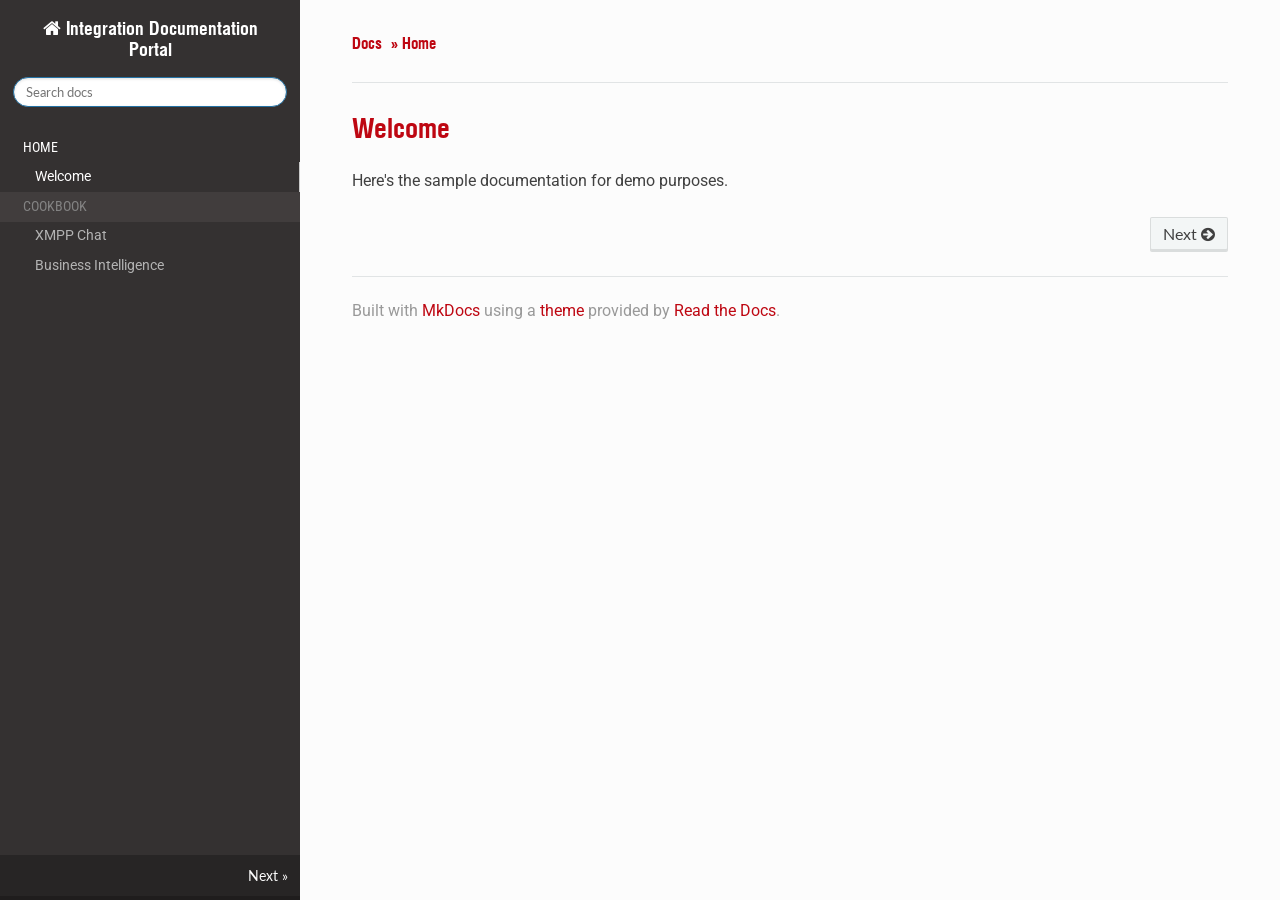
<file: site/index.html>
<!DOCTYPE html>
<!--[if IE 8]><html class="no-js lt-ie9" lang="en" > <![endif]-->
<!--[if gt IE 8]><!--> <html class="no-js" lang="en" > <!--<![endif]-->
<head>
  <meta charset="utf-8">
  <meta http-equiv="X-UA-Compatible" content="IE=edge">
  <meta name="viewport" content="width=device-width, initial-scale=1.0">
  <meta name="description" content="None">
  
  <link rel="shortcut icon" href="./img/favicon.ico">
  <title>Home - Integration Documentation Portal</title>
  <link href='https://fonts.googleapis.com/css?family=Lato:400,700|Roboto+Slab:400,700|Inconsolata:400,700' rel='stylesheet' type='text/css'>

  <link rel="stylesheet" href="./css/theme.css" type="text/css" />
  <link rel="stylesheet" href="./css/theme_extra.css" type="text/css" />
  <link rel="stylesheet" href="./css/highlight.css">
  <link href="./css/extra.css" rel="stylesheet">
  <link href="./css/font-awesome.min.css" rel="stylesheet">
  
  <script>
    // Current page data
    var mkdocs_page_name = "Home";
    var mkdocs_page_input_path = "index.md";
    var mkdocs_page_url = "/";
  </script>
  
  <script src="./js/jquery-2.1.1.min.js"></script>
  <script src="./js/modernizr-2.8.3.min.js"></script>
  <script type="text/javascript" src="./js/highlight.pack.js"></script> 
  
</head>

<body class="wy-body-for-nav" role="document">

  <div class="wy-grid-for-nav">

    
    <nav data-toggle="wy-nav-shift" class="wy-nav-side stickynav">
      <div class="wy-side-nav-search">
        <a href="." class="icon icon-home"> Integration Documentation Portal</a>
        <div role="search">
  <form id ="rtd-search-form" class="wy-form" action="./search.html" method="get">
    <input type="text" name="q" placeholder="Search docs" />
  </form>
</div>
      </div>

      <div class="wy-menu wy-menu-vertical" data-spy="affix" role="navigation" aria-label="main navigation">
	<ul class="current">
	  
          
            <li class="toctree-l1 current">
		
    <a class="current" href=".">Home</a>
    <ul class="subnav">
            
    <li class="toctree-l2"><a href="#welcome">Welcome</a></li>
    

    </ul>
	    </li>
          
            <li class="toctree-l1">
		
    <span class="caption-text">Cookbook</span>
    <ul class="subnav">
                <li class="">
                    
    <a class="" href="sources/2-Cookbook/chat/">XMPP Chat</a>
                </li>
                <li class="">
                    
    <a class="" href="sources/2-Cookbook/bi/">Business Intelligence</a>
                </li>
    </ul>
	    </li>
          
        </ul>
      </div>
      &nbsp;
    </nav>

    <section data-toggle="wy-nav-shift" class="wy-nav-content-wrap">

      
      <nav class="wy-nav-top" role="navigation" aria-label="top navigation">
        <i data-toggle="wy-nav-top" class="fa fa-bars"></i>
        <a href=".">Integration Documentation Portal</a>
      </nav>

      
      <div class="wy-nav-content">
        <div class="rst-content">
          <div role="navigation" aria-label="breadcrumbs navigation">
  <ul class="wy-breadcrumbs">
    <li><a href=".">Docs</a> &raquo;</li>
    
      
    
    <li>Home</li>
    <li class="wy-breadcrumbs-aside">
      
    </li>
  </ul>
  <hr/>
</div>
          <div role="main">
            <div class="section">
              
                <h1 id="welcome">Welcome<a class="headerlink" href="#welcome" title="Permanent link">&para;</a></h1>
<p>Here's the sample documentation for demo purposes.</p>
              
            </div>
          </div>
          <footer>
  
    <div class="rst-footer-buttons" role="navigation" aria-label="footer navigation">
      
        <a href="sources/2-Cookbook/chat/" class="btn btn-neutral float-right" title="XMPP Chat">Next <span class="icon icon-circle-arrow-right"></span></a>
      
      
    </div>
  

  <hr/>

  <div role="contentinfo">
    <!-- Copyright etc -->
    
  </div>

  Built with <a href="http://www.mkdocs.org">MkDocs</a> using a <a href="https://github.com/snide/sphinx_rtd_theme">theme</a> provided by <a href="https://readthedocs.org">Read the Docs</a>.
</footer>
	  
        </div>
      </div>

    </section>
    
  </div>

  <div class="rst-versions" role="note" style="cursor: pointer">
    <span class="rst-current-version" data-toggle="rst-current-version">
      
      
      
        <span style="margin-left: 15px"><a href="sources/2-Cookbook/chat/" style="color: #fcfcfc">Next &raquo;</a></span>
      
    </span>
</div>
    <script src="./js/theme.js"></script>
      <script src="./js/tabs.js"></script>

</body>
</html>

<!--
MkDocs version : 0.16.3
Build Date UTC : 2018-03-15 20:33:18
-->
</file>
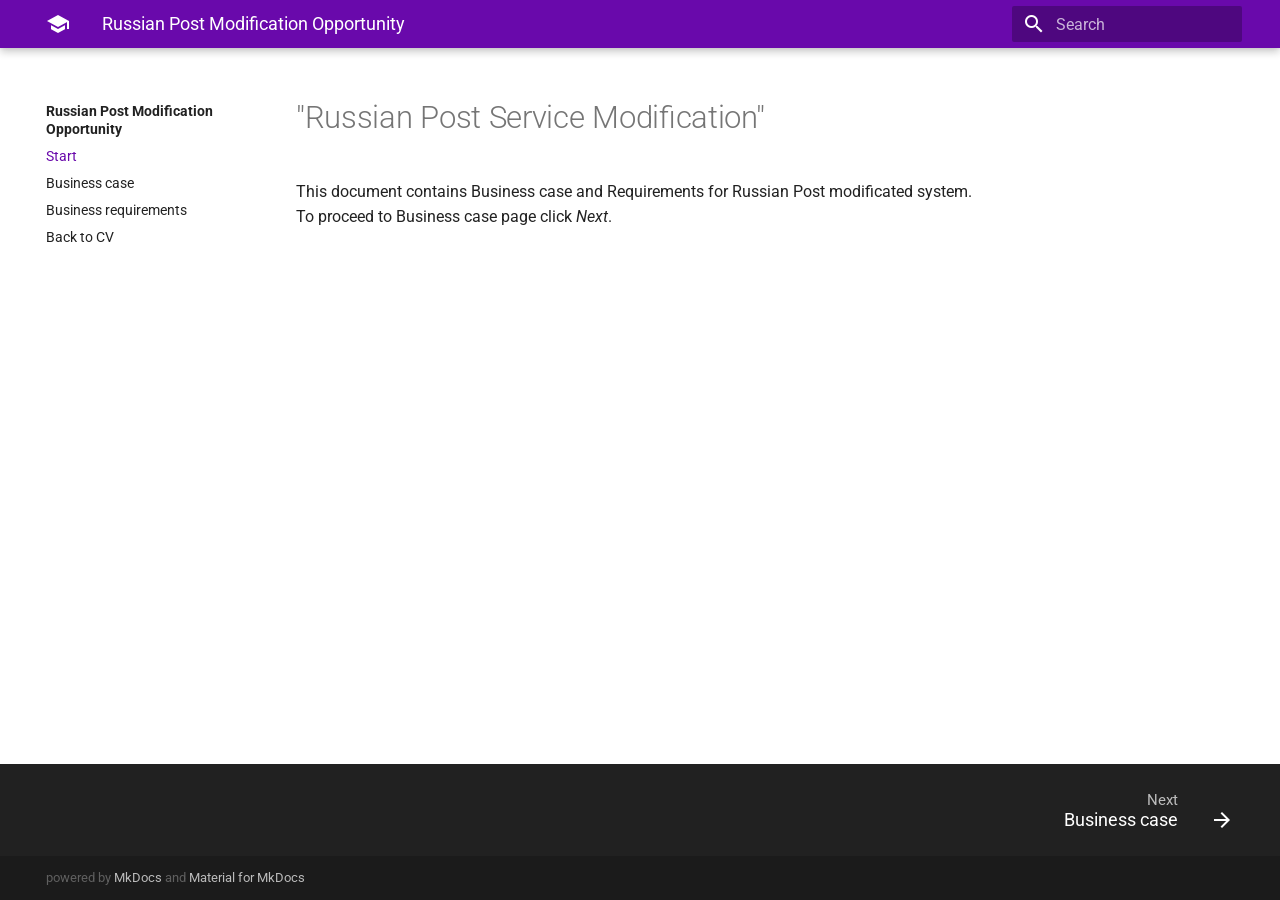
<file: site2/index.html>
<!doctype html>
<html lang="en" class="no-js">
  <head>
    
      <meta charset="utf-8">
      <meta name="viewport" content="width=device-width,initial-scale=1">
      <meta http-equiv="x-ua-compatible" content="ie=edge">
      
      
      
      
        <meta name="lang:clipboard.copy" content="Copy to clipboard">
      
        <meta name="lang:clipboard.copied" content="Copied to clipboard">
      
        <meta name="lang:search.language" content="en">
      
        <meta name="lang:search.pipeline.stopwords" content="True">
      
        <meta name="lang:search.pipeline.trimmer" content="True">
      
        <meta name="lang:search.result.none" content="No matching documents">
      
        <meta name="lang:search.result.one" content="1 matching document">
      
        <meta name="lang:search.result.other" content="# matching documents">
      
        <meta name="lang:search.tokenizer" content="[\s\-]+">
      
      <link rel="shortcut icon" href="assets/images/favicon.png">
      <meta name="generator" content="mkdocs-1.0.4, mkdocs-material-4.1.1">
    
    
      
        <title>Russian Post Modification Opportunity</title>
      
    
    
      <link rel="stylesheet" href="assets/stylesheets/application.3020aac5.css">
      
      
    
    
      <script src="assets/javascripts/modernizr.01ccdecf.js"></script>
    
    
      
        <link href="https://fonts.gstatic.com" rel="preconnect" crossorigin>
        <link rel="stylesheet" href="https://fonts.googleapis.com/css?family=Roboto:300,400,400i,700|Roboto+Mono">
        <style>body,input{font-family:"Roboto","Helvetica Neue",Helvetica,Arial,sans-serif}code,kbd,pre{font-family:"Roboto Mono","Courier New",Courier,monospace}</style>
      
    
    <link rel="stylesheet" href="assets/fonts/material-icons.css">
    
    
    
      
    
    
  </head>
  
    <body dir="ltr">
  
    <svg class="md-svg">
      <defs>
        
        
      </defs>
    </svg>
    <input class="md-toggle" data-md-toggle="drawer" type="checkbox" id="__drawer" autocomplete="off">
    <input class="md-toggle" data-md-toggle="search" type="checkbox" id="__search" autocomplete="off">
    <label class="md-overlay" data-md-component="overlay" for="__drawer"></label>
    
      <a href="#russian-post-service-modification" tabindex="1" class="md-skip">
        Skip to content
      </a>
    
    
      <header class="md-header" data-md-component="header">
  <nav class="md-header-nav md-grid">
    <div class="md-flex">
      <div class="md-flex__cell md-flex__cell--shrink">
        <a href="." title="Russian Post Modification Opportunity" class="md-header-nav__button md-logo">
          
            <i class="md-icon"></i>
          
        </a>
      </div>
      <div class="md-flex__cell md-flex__cell--shrink">
        <label class="md-icon md-icon--menu md-header-nav__button" for="__drawer"></label>
      </div>
      <div class="md-flex__cell md-flex__cell--stretch">
        <div class="md-flex__ellipsis md-header-nav__title" data-md-component="title">
          
            <span class="md-header-nav__topic">
              Russian Post Modification Opportunity
            </span>
            <span class="md-header-nav__topic">
              Start
            </span>
          
        </div>
      </div>
      <div class="md-flex__cell md-flex__cell--shrink">
        
          <label class="md-icon md-icon--search md-header-nav__button" for="__search"></label>
          
<div class="md-search" data-md-component="search" role="dialog">
  <label class="md-search__overlay" for="__search"></label>
  <div class="md-search__inner" role="search">
    <form class="md-search__form" name="search">
      <input type="text" class="md-search__input" name="query" placeholder="Search" autocapitalize="off" autocorrect="off" autocomplete="off" spellcheck="false" data-md-component="query" data-md-state="active">
      <label class="md-icon md-search__icon" for="__search"></label>
      <button type="reset" class="md-icon md-search__icon" data-md-component="reset" tabindex="-1">
        &#xE5CD;
      </button>
    </form>
    <div class="md-search__output">
      <div class="md-search__scrollwrap" data-md-scrollfix>
        <div class="md-search-result" data-md-component="result">
          <div class="md-search-result__meta">
            Type to start searching
          </div>
          <ol class="md-search-result__list"></ol>
        </div>
      </div>
    </div>
  </div>
</div>
        
      </div>
      
    </div>
  </nav>
</header>
    
    <div class="md-container">
      
        
      
      
      <main class="md-main">
        <div class="md-main__inner md-grid" data-md-component="container">
          
            
              <div class="md-sidebar md-sidebar--primary" data-md-component="navigation">
                <div class="md-sidebar__scrollwrap">
                  <div class="md-sidebar__inner">
                    <nav class="md-nav md-nav--primary" data-md-level="0">
  <label class="md-nav__title md-nav__title--site" for="__drawer">
    <a href="." title="Russian Post Modification Opportunity" class="md-nav__button md-logo">
      
        <i class="md-icon"></i>
      
    </a>
    Russian Post Modification Opportunity
  </label>
  
  <ul class="md-nav__list" data-md-scrollfix>
    
      
      
      

  


  <li class="md-nav__item md-nav__item--active">
    
    <input class="md-toggle md-nav__toggle" data-md-toggle="toc" type="checkbox" id="__toc">
    
      
    
    
    <a href="." title="Start" class="md-nav__link md-nav__link--active">
      Start
    </a>
    
  </li>

    
      
      
      


  <li class="md-nav__item">
    <a href="business_case/" title="Business case" class="md-nav__link">
      Business case
    </a>
  </li>

    
      
      
      


  <li class="md-nav__item">
    <a href="business_requirements/" title="Business requirements" class="md-nav__link">
      Business requirements
    </a>
  </li>

    
      
      
      


  <li class="md-nav__item">
    <a href="https://sergoriev.github.io/cv/" title="Back to CV" class="md-nav__link">
      Back to CV
    </a>
  </li>

    
  </ul>
</nav>
                  </div>
                </div>
              </div>
            
            
              <div class="md-sidebar md-sidebar--secondary" data-md-component="toc">
                <div class="md-sidebar__scrollwrap">
                  <div class="md-sidebar__inner">
                    
<nav class="md-nav md-nav--secondary">
  
  
    
  
  
</nav>
                  </div>
                </div>
              </div>
            
          
          <div class="md-content">
            <article class="md-content__inner md-typeset">
              
                
                
                <h1 id="russian-post-service-modification">"Russian Post Service Modification"</h1>
<p>This document contains Business case and Requirements for Russian Post modificated system. To proceed to Business case page click <em>Next</em>.</p>
                
                  
                
              
              
                


              
            </article>
          </div>
        </div>
      </main>
      
        
<footer class="md-footer">
  
    <div class="md-footer-nav">
      <nav class="md-footer-nav__inner md-grid">
        
        
          <a href="business_case/" title="Business case" class="md-flex md-footer-nav__link md-footer-nav__link--next" rel="next">
            <div class="md-flex__cell md-flex__cell--stretch md-footer-nav__title">
              <span class="md-flex__ellipsis">
                <span class="md-footer-nav__direction">
                  Next
                </span>
                Business case
              </span>
            </div>
            <div class="md-flex__cell md-flex__cell--shrink">
              <i class="md-icon md-icon--arrow-forward md-footer-nav__button"></i>
            </div>
          </a>
        
      </nav>
    </div>
  
  <div class="md-footer-meta md-typeset">
    <div class="md-footer-meta__inner md-grid">
      <div class="md-footer-copyright">
        
        powered by
        <a href="https://www.mkdocs.org">MkDocs</a>
        and
        <a href="https://squidfunk.github.io/mkdocs-material/">
          Material for MkDocs</a>
      </div>
      
    </div>
  </div>
</footer>
      
    </div>
    
      <script src="assets/javascripts/application.dc02f8ce.js"></script>
      
      <script>app.initialize({version:"1.0.4",url:{base:"."}})</script>
      
    
  </body>
</html>
</file>
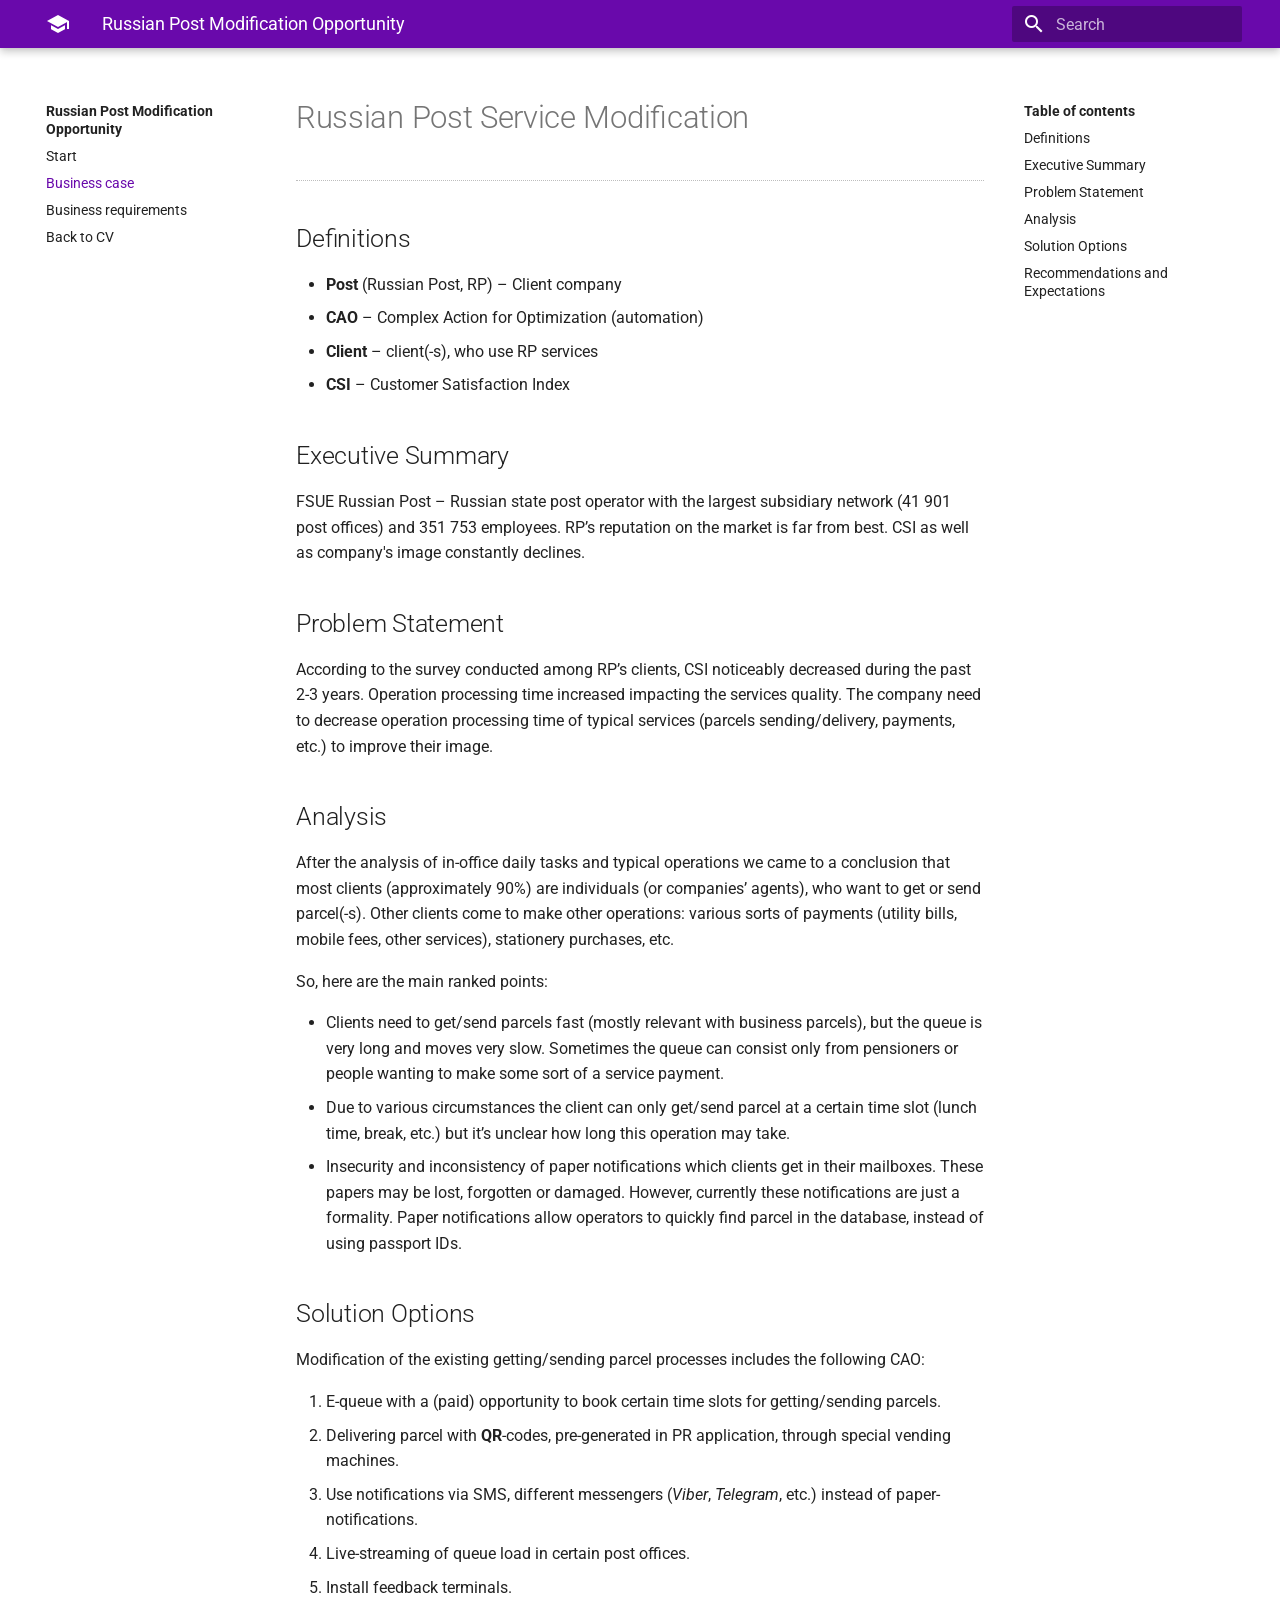
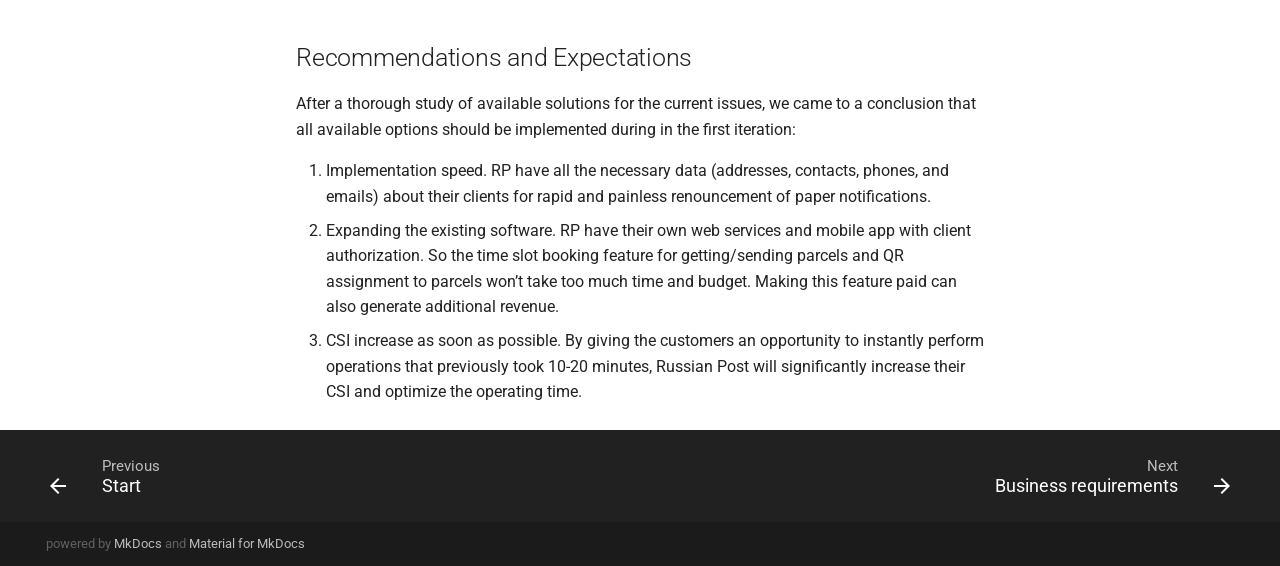
<file: site2/business_case/index.html>
<!doctype html>
<html lang="en" class="no-js">
  <head>
    
      <meta charset="utf-8">
      <meta name="viewport" content="width=device-width,initial-scale=1">
      <meta http-equiv="x-ua-compatible" content="ie=edge">
      
      
      
      
        <meta name="lang:clipboard.copy" content="Copy to clipboard">
      
        <meta name="lang:clipboard.copied" content="Copied to clipboard">
      
        <meta name="lang:search.language" content="en">
      
        <meta name="lang:search.pipeline.stopwords" content="True">
      
        <meta name="lang:search.pipeline.trimmer" content="True">
      
        <meta name="lang:search.result.none" content="No matching documents">
      
        <meta name="lang:search.result.one" content="1 matching document">
      
        <meta name="lang:search.result.other" content="# matching documents">
      
        <meta name="lang:search.tokenizer" content="[\s\-]+">
      
      <link rel="shortcut icon" href="../assets/images/favicon.png">
      <meta name="generator" content="mkdocs-1.0.4, mkdocs-material-4.1.1">
    
    
      
        <title>Business case - Russian Post Modification Opportunity</title>
      
    
    
      <link rel="stylesheet" href="../assets/stylesheets/application.3020aac5.css">
      
      
    
    
      <script src="../assets/javascripts/modernizr.01ccdecf.js"></script>
    
    
      
        <link href="https://fonts.gstatic.com" rel="preconnect" crossorigin>
        <link rel="stylesheet" href="https://fonts.googleapis.com/css?family=Roboto:300,400,400i,700|Roboto+Mono">
        <style>body,input{font-family:"Roboto","Helvetica Neue",Helvetica,Arial,sans-serif}code,kbd,pre{font-family:"Roboto Mono","Courier New",Courier,monospace}</style>
      
    
    <link rel="stylesheet" href="../assets/fonts/material-icons.css">
    
    
    
      
    
    
  </head>
  
    <body dir="ltr">
  
    <svg class="md-svg">
      <defs>
        
        
      </defs>
    </svg>
    <input class="md-toggle" data-md-toggle="drawer" type="checkbox" id="__drawer" autocomplete="off">
    <input class="md-toggle" data-md-toggle="search" type="checkbox" id="__search" autocomplete="off">
    <label class="md-overlay" data-md-component="overlay" for="__drawer"></label>
    
      <a href="#russian-post-service-modification" tabindex="1" class="md-skip">
        Skip to content
      </a>
    
    
      <header class="md-header" data-md-component="header">
  <nav class="md-header-nav md-grid">
    <div class="md-flex">
      <div class="md-flex__cell md-flex__cell--shrink">
        <a href=".." title="Russian Post Modification Opportunity" class="md-header-nav__button md-logo">
          
            <i class="md-icon"></i>
          
        </a>
      </div>
      <div class="md-flex__cell md-flex__cell--shrink">
        <label class="md-icon md-icon--menu md-header-nav__button" for="__drawer"></label>
      </div>
      <div class="md-flex__cell md-flex__cell--stretch">
        <div class="md-flex__ellipsis md-header-nav__title" data-md-component="title">
          
            <span class="md-header-nav__topic">
              Russian Post Modification Opportunity
            </span>
            <span class="md-header-nav__topic">
              Business case
            </span>
          
        </div>
      </div>
      <div class="md-flex__cell md-flex__cell--shrink">
        
          <label class="md-icon md-icon--search md-header-nav__button" for="__search"></label>
          
<div class="md-search" data-md-component="search" role="dialog">
  <label class="md-search__overlay" for="__search"></label>
  <div class="md-search__inner" role="search">
    <form class="md-search__form" name="search">
      <input type="text" class="md-search__input" name="query" placeholder="Search" autocapitalize="off" autocorrect="off" autocomplete="off" spellcheck="false" data-md-component="query" data-md-state="active">
      <label class="md-icon md-search__icon" for="__search"></label>
      <button type="reset" class="md-icon md-search__icon" data-md-component="reset" tabindex="-1">
        &#xE5CD;
      </button>
    </form>
    <div class="md-search__output">
      <div class="md-search__scrollwrap" data-md-scrollfix>
        <div class="md-search-result" data-md-component="result">
          <div class="md-search-result__meta">
            Type to start searching
          </div>
          <ol class="md-search-result__list"></ol>
        </div>
      </div>
    </div>
  </div>
</div>
        
      </div>
      
    </div>
  </nav>
</header>
    
    <div class="md-container">
      
        
      
      
      <main class="md-main">
        <div class="md-main__inner md-grid" data-md-component="container">
          
            
              <div class="md-sidebar md-sidebar--primary" data-md-component="navigation">
                <div class="md-sidebar__scrollwrap">
                  <div class="md-sidebar__inner">
                    <nav class="md-nav md-nav--primary" data-md-level="0">
  <label class="md-nav__title md-nav__title--site" for="__drawer">
    <a href=".." title="Russian Post Modification Opportunity" class="md-nav__button md-logo">
      
        <i class="md-icon"></i>
      
    </a>
    Russian Post Modification Opportunity
  </label>
  
  <ul class="md-nav__list" data-md-scrollfix>
    
      
      
      


  <li class="md-nav__item">
    <a href=".." title="Start" class="md-nav__link">
      Start
    </a>
  </li>

    
      
      
      

  


  <li class="md-nav__item md-nav__item--active">
    
    <input class="md-toggle md-nav__toggle" data-md-toggle="toc" type="checkbox" id="__toc">
    
      
    
    
      <label class="md-nav__link md-nav__link--active" for="__toc">
        Business case
      </label>
    
    <a href="./" title="Business case" class="md-nav__link md-nav__link--active">
      Business case
    </a>
    
      
<nav class="md-nav md-nav--secondary">
  
  
    
  
  
    <label class="md-nav__title" for="__toc">Table of contents</label>
    <ul class="md-nav__list" data-md-scrollfix>
      
        <li class="md-nav__item">
  <a href="#definitions" title="Definitions" class="md-nav__link">
    Definitions
  </a>
  
</li>
      
        <li class="md-nav__item">
  <a href="#executive-summary" title="Executive Summary" class="md-nav__link">
    Executive Summary
  </a>
  
</li>
      
        <li class="md-nav__item">
  <a href="#problem-statement" title="Problem Statement" class="md-nav__link">
    Problem Statement
  </a>
  
</li>
      
        <li class="md-nav__item">
  <a href="#analysis" title="Analysis" class="md-nav__link">
    Analysis
  </a>
  
</li>
      
        <li class="md-nav__item">
  <a href="#solution-options" title="Solution Options" class="md-nav__link">
    Solution Options
  </a>
  
</li>
      
        <li class="md-nav__item">
  <a href="#recommendations-and-expectations" title="Recommendations and Expectations" class="md-nav__link">
    Recommendations and Expectations
  </a>
  
</li>
      
      
      
      
      
    </ul>
  
</nav>
    
  </li>

    
      
      
      


  <li class="md-nav__item">
    <a href="../business_requirements/" title="Business requirements" class="md-nav__link">
      Business requirements
    </a>
  </li>

    
      
      
      


  <li class="md-nav__item">
    <a href="https://sergoriev.github.io/cv/" title="Back to CV" class="md-nav__link">
      Back to CV
    </a>
  </li>

    
  </ul>
</nav>
                  </div>
                </div>
              </div>
            
            
              <div class="md-sidebar md-sidebar--secondary" data-md-component="toc">
                <div class="md-sidebar__scrollwrap">
                  <div class="md-sidebar__inner">
                    
<nav class="md-nav md-nav--secondary">
  
  
    
  
  
    <label class="md-nav__title" for="__toc">Table of contents</label>
    <ul class="md-nav__list" data-md-scrollfix>
      
        <li class="md-nav__item">
  <a href="#definitions" title="Definitions" class="md-nav__link">
    Definitions
  </a>
  
</li>
      
        <li class="md-nav__item">
  <a href="#executive-summary" title="Executive Summary" class="md-nav__link">
    Executive Summary
  </a>
  
</li>
      
        <li class="md-nav__item">
  <a href="#problem-statement" title="Problem Statement" class="md-nav__link">
    Problem Statement
  </a>
  
</li>
      
        <li class="md-nav__item">
  <a href="#analysis" title="Analysis" class="md-nav__link">
    Analysis
  </a>
  
</li>
      
        <li class="md-nav__item">
  <a href="#solution-options" title="Solution Options" class="md-nav__link">
    Solution Options
  </a>
  
</li>
      
        <li class="md-nav__item">
  <a href="#recommendations-and-expectations" title="Recommendations and Expectations" class="md-nav__link">
    Recommendations and Expectations
  </a>
  
</li>
      
      
      
      
      
    </ul>
  
</nav>
                  </div>
                </div>
              </div>
            
          
          <div class="md-content">
            <article class="md-content__inner md-typeset">
              
                
                
                <h1 id="russian-post-service-modification">Russian Post Service Modification</h1>
<hr />
<h2 id="definitions">Definitions</h2>
<ul>
<li><strong>Post</strong> (Russian Post, RP) – Client company</li>
<li><strong>CAO</strong> – Complex Action for Optimization (automation)</li>
<li><strong>Client</strong> – client(-s), who use RP services</li>
<li><strong>CSI</strong> – Customer Satisfaction Index</li>
</ul>
<h2 id="executive-summary">Executive Summary</h2>
<p>FSUE Russian Post – Russian state post operator with the largest subsidiary network (41 901 post offices) and 351 753 employees. RP’s reputation on the market is far from best. CSI as well as company's image constantly declines.</p>
<h2 id="problem-statement">Problem Statement</h2>
<p>According to the survey conducted among RP’s clients, CSI noticeably decreased during the past 2-3 years. Operation processing time increased impacting the services quality. The company need to decrease operation processing time of typical services (parcels sending/delivery, payments, etc.) to improve their image.</p>
<h2 id="analysis">Analysis</h2>
<p>After the analysis of in-office daily tasks and typical operations we came to a conclusion that most clients (approximately 90%) are individuals (or companies’ agents), who want to get or send parcel(-s). Other clients come to make other operations: various sorts of payments (utility bills, mobile fees, other services), stationery purchases, etc.</p>
<p>So, here are the main ranked points:</p>
<ul>
<li>Clients need to get/send parcels fast (mostly relevant with business parcels), but the queue is very long and moves very slow. Sometimes the queue can consist only from pensioners or people wanting to make some sort of a service payment.</li>
<li>Due to various circumstances the client can only get/send parcel at a certain time slot (lunch time, break, etc.) but it’s unclear how long this operation may take.</li>
<li>Insecurity and inconsistency of paper notifications which clients get in their mailboxes. These papers may be lost, forgotten or damaged. However, currently these notifications are just a formality. Paper notifications allow operators to quickly find parcel in the database, instead of using passport IDs.</li>
</ul>
<h2 id="solution-options">Solution Options</h2>
<p>Modification of the existing getting/sending parcel processes includes the following CAO:</p>
<ol>
<li>E-queue with a (paid) opportunity to book certain time slots for getting/sending parcels.</li>
<li>Delivering parcel with <strong>QR</strong>-codes, pre-generated in PR application, through special vending machines.</li>
<li>Use notifications via SMS, different messengers (<em>Viber</em>, <em>Telegram</em>, etc.) instead of paper-notifications.</li>
<li>Live-streaming of queue load in certain post offices.</li>
<li>Install feedback terminals.</li>
</ol>
<h2 id="recommendations-and-expectations">Recommendations and Expectations</h2>
<p>After a thorough study of available solutions for the current issues, we came to a conclusion that all available options should be implemented during in the first iteration:</p>
<ol>
<li>Implementation speed.
RP have all the necessary data (addresses, contacts, phones, and emails) about their clients for rapid and painless renouncement of paper notifications.</li>
<li>Expanding the existing software.
RP have their own web services and mobile app with client authorization. So the time slot booking feature for getting/sending parcels and QR assignment to parcels won’t take too much time and budget. Making this feature paid can also generate additional revenue.</li>
<li>CSI increase as soon as possible.
By giving the customers an opportunity to instantly perform operations that previously took 10-20 minutes, Russian Post will significantly increase their CSI and optimize the operating time.</li>
</ol>
                
                  
                
              
              
                


              
            </article>
          </div>
        </div>
      </main>
      
        
<footer class="md-footer">
  
    <div class="md-footer-nav">
      <nav class="md-footer-nav__inner md-grid">
        
          <a href=".." title="Start" class="md-flex md-footer-nav__link md-footer-nav__link--prev" rel="prev">
            <div class="md-flex__cell md-flex__cell--shrink">
              <i class="md-icon md-icon--arrow-back md-footer-nav__button"></i>
            </div>
            <div class="md-flex__cell md-flex__cell--stretch md-footer-nav__title">
              <span class="md-flex__ellipsis">
                <span class="md-footer-nav__direction">
                  Previous
                </span>
                Start
              </span>
            </div>
          </a>
        
        
          <a href="../business_requirements/" title="Business requirements" class="md-flex md-footer-nav__link md-footer-nav__link--next" rel="next">
            <div class="md-flex__cell md-flex__cell--stretch md-footer-nav__title">
              <span class="md-flex__ellipsis">
                <span class="md-footer-nav__direction">
                  Next
                </span>
                Business requirements
              </span>
            </div>
            <div class="md-flex__cell md-flex__cell--shrink">
              <i class="md-icon md-icon--arrow-forward md-footer-nav__button"></i>
            </div>
          </a>
        
      </nav>
    </div>
  
  <div class="md-footer-meta md-typeset">
    <div class="md-footer-meta__inner md-grid">
      <div class="md-footer-copyright">
        
        powered by
        <a href="https://www.mkdocs.org">MkDocs</a>
        and
        <a href="https://squidfunk.github.io/mkdocs-material/">
          Material for MkDocs</a>
      </div>
      
    </div>
  </div>
</footer>
      
    </div>
    
      <script src="../assets/javascripts/application.dc02f8ce.js"></script>
      
      <script>app.initialize({version:"1.0.4",url:{base:".."}})</script>
      
    
  </body>
</html>
</file>
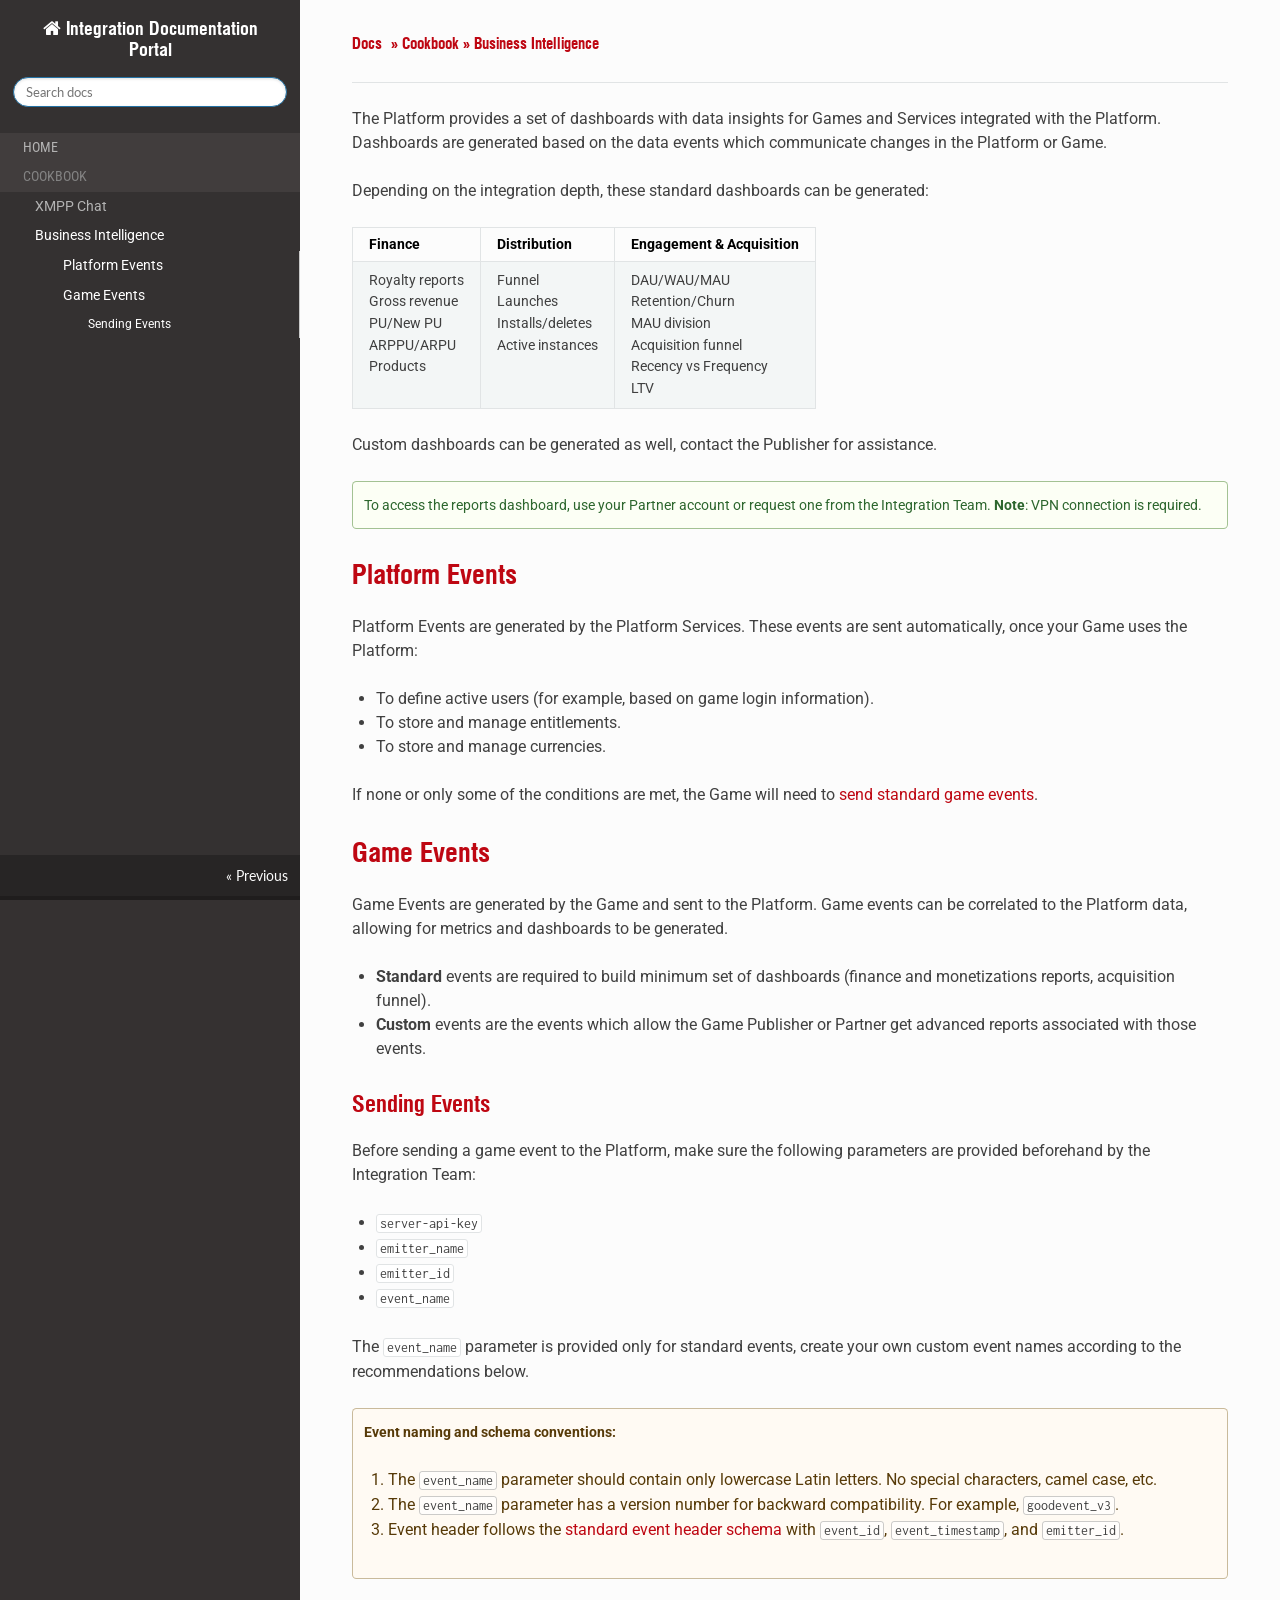
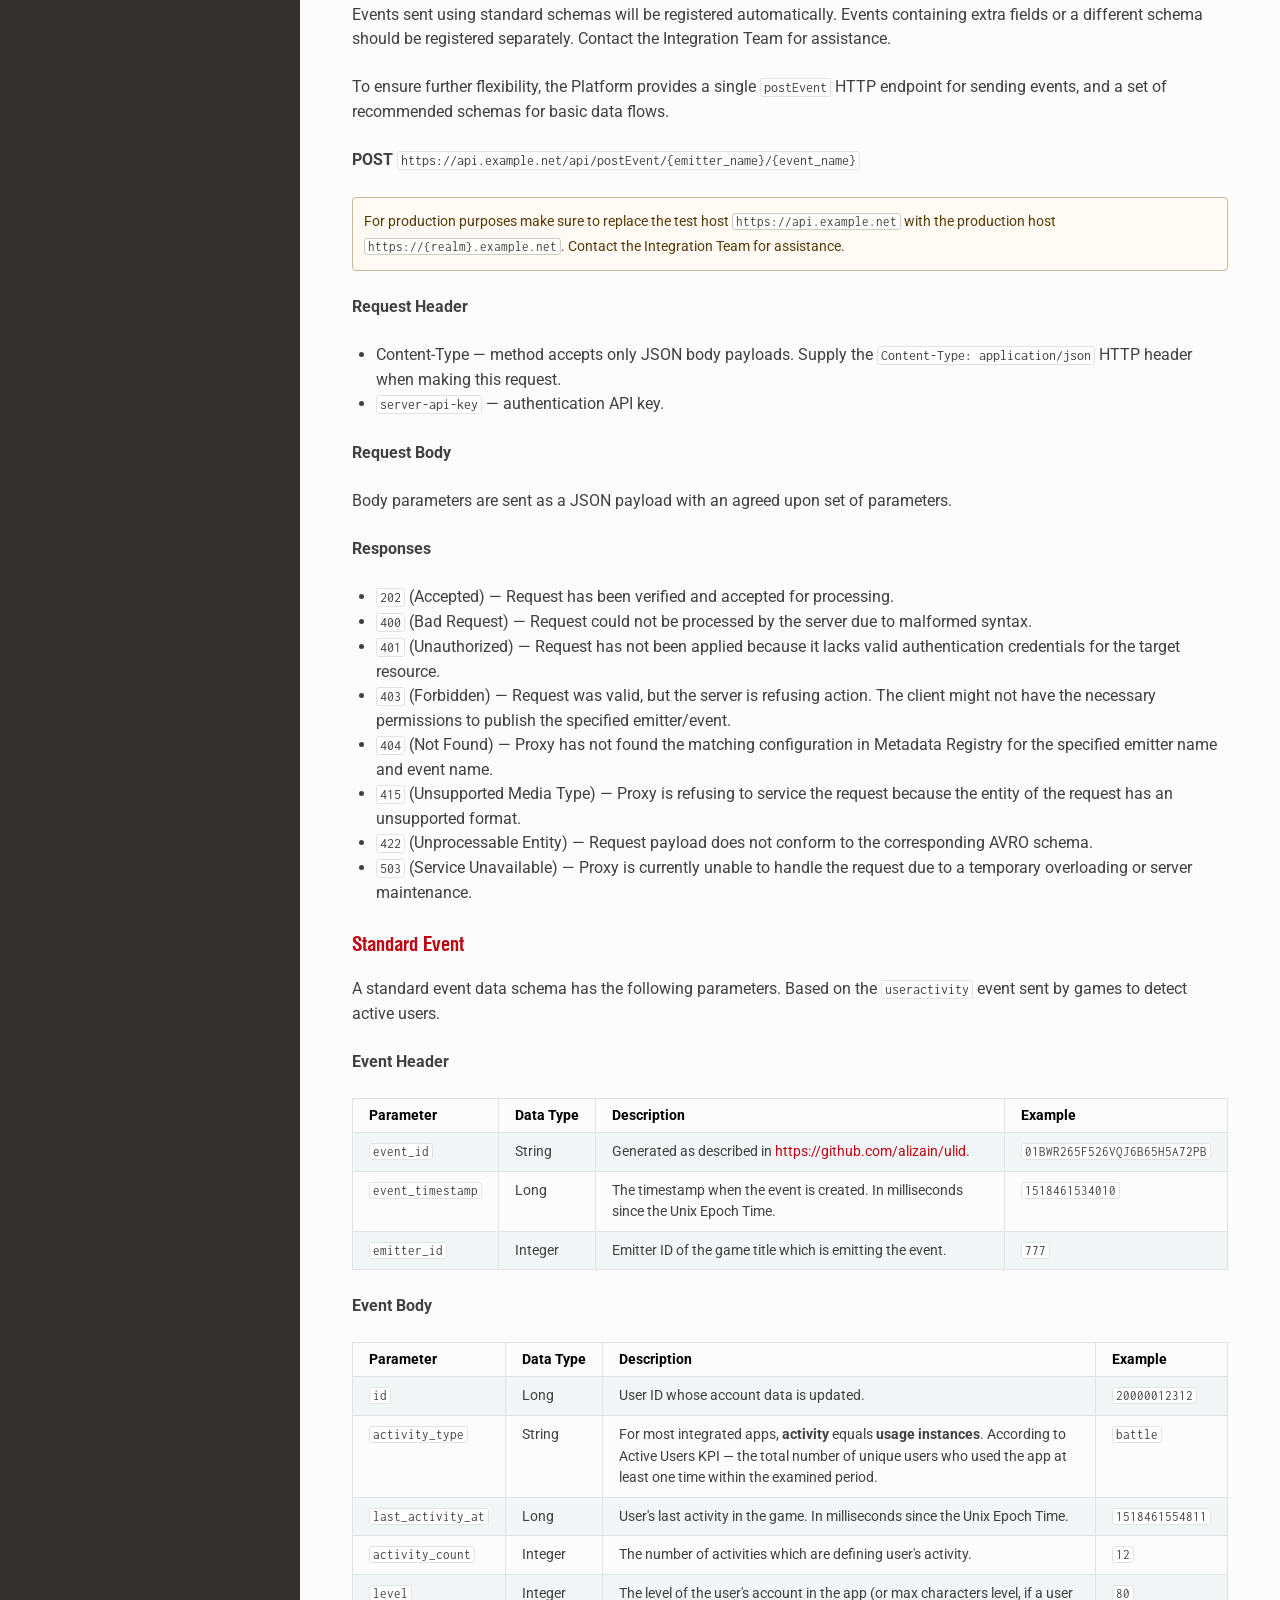
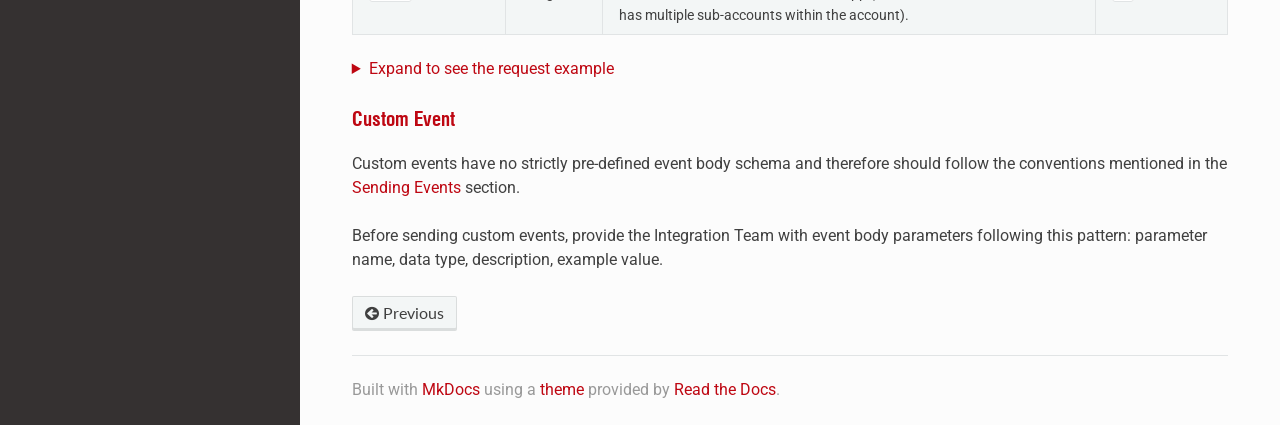
<file: site/sources/2-Cookbook/bi/index.html>
<!DOCTYPE html>
<!--[if IE 8]><html class="no-js lt-ie9" lang="en" > <![endif]-->
<!--[if gt IE 8]><!--> <html class="no-js" lang="en" > <!--<![endif]-->
<head>
  <meta charset="utf-8">
  <meta http-equiv="X-UA-Compatible" content="IE=edge">
  <meta name="viewport" content="width=device-width, initial-scale=1.0">
  
  
  <link rel="shortcut icon" href="../../../img/favicon.ico">
  <title>Business Intelligence - Integration Documentation Portal</title>
  <link href='https://fonts.googleapis.com/css?family=Lato:400,700|Roboto+Slab:400,700|Inconsolata:400,700' rel='stylesheet' type='text/css'>

  <link rel="stylesheet" href="../../../css/theme.css" type="text/css" />
  <link rel="stylesheet" href="../../../css/theme_extra.css" type="text/css" />
  <link rel="stylesheet" href="../../../css/highlight.css">
  <link href="../../../css/extra.css" rel="stylesheet">
  <link href="../../../css/font-awesome.min.css" rel="stylesheet">
  
  <script>
    // Current page data
    var mkdocs_page_name = "Business Intelligence";
    var mkdocs_page_input_path = "sources/2-Cookbook/bi.md";
    var mkdocs_page_url = "/sources/2-Cookbook/bi/";
  </script>
  
  <script src="../../../js/jquery-2.1.1.min.js"></script>
  <script src="../../../js/modernizr-2.8.3.min.js"></script>
  <script type="text/javascript" src="../../../js/highlight.pack.js"></script> 
  
</head>

<body class="wy-body-for-nav" role="document">

  <div class="wy-grid-for-nav">

    
    <nav data-toggle="wy-nav-shift" class="wy-nav-side stickynav">
      <div class="wy-side-nav-search">
        <a href="../../.." class="icon icon-home"> Integration Documentation Portal</a>
        <div role="search">
  <form id ="rtd-search-form" class="wy-form" action="../../../search.html" method="get">
    <input type="text" name="q" placeholder="Search docs" />
  </form>
</div>
      </div>

      <div class="wy-menu wy-menu-vertical" data-spy="affix" role="navigation" aria-label="main navigation">
	<ul class="current">
	  
          
            <li class="toctree-l1">
		
    <a class="" href="../../..">Home</a>
	    </li>
          
            <li class="toctree-l1">
		
    <span class="caption-text">Cookbook</span>
    <ul class="subnav">
                <li class="">
                    
    <a class="" href="../chat/">XMPP Chat</a>
                </li>
                <li class=" current">
                    
    <a class="current" href="./">Business Intelligence</a>
    <ul class="subnav">
            
    <li class="toctree-l3"><a href="#platform-events">Platform Events</a></li>
    

    <li class="toctree-l3"><a href="#game-events">Game Events</a></li>
    
        <ul>
        
            <li><a class="toctree-l4" href="#sending-events">Sending Events</a></li>
        
        </ul>
    

    </ul>
                </li>
    </ul>
	    </li>
          
        </ul>
      </div>
      &nbsp;
    </nav>

    <section data-toggle="wy-nav-shift" class="wy-nav-content-wrap">

      
      <nav class="wy-nav-top" role="navigation" aria-label="top navigation">
        <i data-toggle="wy-nav-top" class="fa fa-bars"></i>
        <a href="../../..">Integration Documentation Portal</a>
      </nav>

      
      <div class="wy-nav-content">
        <div class="rst-content">
          <div role="navigation" aria-label="breadcrumbs navigation">
  <ul class="wy-breadcrumbs">
    <li><a href="../../..">Docs</a> &raquo;</li>
    
      
        
          <li>Cookbook &raquo;</li>
        
      
    
    <li>Business Intelligence</li>
    <li class="wy-breadcrumbs-aside">
      
    </li>
  </ul>
  <hr/>
</div>
          <div role="main">
            <div class="section">
              
                <p>The Platform provides a set of dashboards with data insights for Games and Services integrated with the Platform. Dashboards are generated based on the data events which communicate changes in the Platform or Game.</p>
<p>Depending on the integration depth, these standard dashboards can be generated:</p>
<table>
<thead>
<tr>
<th align="left">Finance</th>
<th align="left">Distribution</th>
<th align="left">Engagement &amp; Acquisition</th>
</tr>
</thead>
<tbody>
<tr>
<td align="left">Royalty reports<br>Gross revenue<br>PU/New PU<br>ARPPU/ARPU<br>Products</td>
<td align="left">Funnel<br>Launches<br>Installs/deletes<br>Active instances</td>
<td align="left">DAU/WAU/MAU<br>Retention/Churn<br>MAU division<br>Acquisition funnel<br>Recency vs Frequency<br>LTV</td>
</tr>
</tbody>
</table>
<p>Custom dashboards can be generated as well, contact the Publisher for assistance.</p>
<div class="admonition tip">
<p class="admonition-title">Tip</p>
<p>To access the reports dashboard, use your Partner account or request one from the Integration Team. <strong>Note</strong>: VPN connection is required.</p>
</div>
<h1 id="platform-events">Platform Events<a class="headerlink" href="#platform-events" title="Permanent link">&para;</a></h1>
<p>Platform Events are generated by the Platform Services. These events are sent automatically, once your Game uses the Platform:</p>
<ul>
<li>To define active users (for example, based on game login information).</li>
<li>To store and manage entitlements.</li>
<li>To store and manage currencies.</li>
</ul>
<p>If none or only some of the conditions are met, the Game will need to <a href="#sending-events">send standard game events</a>.</p>
<h1 id="game-events">Game Events<a class="headerlink" href="#game-events" title="Permanent link">&para;</a></h1>
<p>Game Events are generated by the Game and sent to the Platform. Game events can be correlated to the Platform data, allowing for metrics and dashboards to be generated.</p>
<ul>
<li><strong>Standard</strong> events are required to build minimum set of dashboards (finance and monetizations reports, acquisition funnel).</li>
<li><strong>Custom</strong> events are the events which allow the Game Publisher or Partner get advanced reports associated with those events.</li>
</ul>
<h2 id="sending-events">Sending Events<a class="headerlink" href="#sending-events" title="Permanent link">&para;</a></h2>
<p>Before sending a game event to the Platform, make sure the following parameters are provided beforehand by the Integration Team:</p>
<ul>
<li><code>server-api-key</code></li>
<li><code>emitter_name</code></li>
<li><code>emitter_id</code></li>
<li><code>event_name</code></li>
</ul>
<p>The <code>event_name</code> parameter is provided only for standard events, create your own custom event names according to the recommendations below.</p>
<div class="admonition warning">
<p class="admonition-title">Warning</p>
<p><strong>Event naming and schema conventions:</strong></p>
<ol>
<li>The <code>event_name</code> parameter should contain only lowercase Latin letters. No special characters, camel case, etc.</li>
<li>The <code>event_name</code> parameter has a version number for backward compatibility. For example, <code>goodevent_v3</code>.</li>
<li>Event header follows the <a href="#standard-game-event">standard event header schema</a> with <code>event_id</code>, <code>event_timestamp</code>, and <code>emitter_id</code>.</li>
</ol>
</div>
<p>Events sent using standard schemas will be registered automatically. Events containing extra fields or a different schema should be registered separately. Contact the Integration Team for assistance.</p>
<p>To ensure further flexibility, the Platform provides a single <code>postEvent</code> HTTP endpoint for sending events, and a set of recommended schemas for basic data flows.</p>
<p><strong>POST</strong> <code>https://api.example.net/api/postEvent/{emitter_name}/{event_name}</code></p>
<div class="admonition warning">
<p class="admonition-title">Warning</p>
<p>For production purposes make sure to replace the test host <code>https://api.example.net</code> with the production host <code>https://{realm}.example.net</code>. Contact the Integration Team for assistance.</p>
</div>
<p><strong>Request Header</strong></p>
<ul>
<li>Content-Type — method accepts only JSON body payloads. Supply the <code>Content-Type: application/json</code> HTTP header when making this request.</li>
<li><code>server-api-key</code> — authentication API key.</li>
</ul>
<p><strong>Request Body</strong></p>
<p>Body parameters are sent as a JSON payload with an agreed upon set of parameters.</p>
<p><strong>Responses</strong></p>
<ul>
<li><code>202</code> (Accepted) — Request has been verified and accepted for processing.</li>
<li><code>400</code> (Bad Request) — Request could not be processed by the server due to malformed syntax.</li>
<li><code>401</code> (Unauthorized) — Request has not been applied because it lacks valid authentication credentials for the target resource.</li>
<li><code>403</code> (Forbidden) — Request was valid, but the server is refusing action. The client might not have the necessary permissions to publish the specified emitter/event.</li>
<li><code>404</code> (Not Found) — Proxy has not found the matching configuration in Metadata Registry for the specified emitter name and event name.</li>
<li><code>415</code> (Unsupported Media Type) — Proxy is refusing to service the request because the entity of the request has an unsupported format.</li>
<li><code>422</code> (Unprocessable Entity) — Request payload does not conform to the corresponding AVRO schema.</li>
<li><code>503</code> (Service Unavailable) — Proxy is currently unable to handle the request due to a temporary overloading or server maintenance.</li>
</ul>
<h3 id="standard-event">Standard Event<a class="headerlink" href="#standard-event" title="Permanent link">&para;</a></h3>
<p>A standard event data schema has the following parameters. Based on the <code>useractivity</code> event sent by games to detect active users.</p>
<p><strong>Event Header</strong></p>
<table>
<thead>
<tr>
<th>Parameter</th>
<th>Data Type</th>
<th>Description</th>
<th>Example</th>
</tr>
</thead>
<tbody>
<tr>
<td><code>event_id</code></td>
<td>String</td>
<td>Generated as described in <a href="https://github.com/alizain/ulid">https://github.com/alizain/ulid</a>.</td>
<td><code>01BWR265F526VQJ6B65H5A72PB</code></td>
</tr>
<tr>
<td><code>event_timestamp</code></td>
<td>Long</td>
<td>The timestamp when the event is created. In milliseconds since the Unix Epoch Time.</td>
<td><code>1518461534010</code></td>
</tr>
<tr>
<td><code>emitter_id</code></td>
<td>Integer</td>
<td>Emitter ID of the game title which is emitting the event.</td>
<td><code>777</code></td>
</tr>
</tbody>
</table>
<p><strong>Event Body</strong></p>
<table>
<thead>
<tr>
<th>Parameter</th>
<th>Data Type</th>
<th>Description</th>
<th>Example</th>
</tr>
</thead>
<tbody>
<tr>
<td><code>id</code></td>
<td>Long</td>
<td>User ID whose account data is updated.</td>
<td><code>20000012312</code></td>
</tr>
<tr>
<td><code>activity_type</code></td>
<td>String</td>
<td>For most integrated apps, <strong>activity</strong> equals <strong>usage instances</strong>. According to Active Users KPI — the total number of unique users who used the app at least one time within the examined period.</td>
<td><code>battle</code></td>
</tr>
<tr>
<td><code>last_activity_at</code></td>
<td>Long</td>
<td>User's last activity in the game. In milliseconds since the Unix Epoch Time.</td>
<td><code>1518461554811</code></td>
</tr>
<tr>
<td><code>activity_count</code></td>
<td>Integer</td>
<td>The number of activities which are defining user's activity.</td>
<td><code>12</code></td>
</tr>
<tr>
<td><code>level</code></td>
<td>Integer</td>
<td>The level of the user's account in the app (or max characters level, if a user has multiple sub-accounts within the account).</td>
<td><code>80</code></td>
</tr>
</tbody>
</table>
<details><summary>Expand to see the request example</summary><div class="highlight"><pre><span></span>curl -X POST --header <span class="s1">&#39;Content-Type: application/json&#39;</span> --header <span class="s1">&#39;Accept: application/json&#39;</span> --header <span class="s1">&#39;server-api-key: xxxxxx-xxxx-xxxx-xxxx-xxxxxxxxxxx&#39;</span> -d <span class="s1">&#39;{</span>
<span class="s1">    &quot;header&quot;: {</span>
<span class="s1">        &quot;event_id&quot;: &quot;01BWR265F526VQJ6B65H5A72D&quot;,</span>
<span class="s1">        &quot;event_timestamp&quot;: 1518461534010,</span>
<span class="s1">        &quot;emitter_id&quot;: 3026</span>
<span class="s1">    },</span>
<span class="s1">    &quot;body&quot;: {</span>
<span class="s1">        &quot;wgid&quot;: 10000039059,</span>
<span class="s1">        &quot;activity_type&quot;: &quot;purchase&quot;,</span>
<span class="s1">        &quot;last_activity_at&quot;: 1518461554811,</span>
<span class="s1">        &quot;activity_count&quot;: 12,</span>
<span class="s1">        &quot;level&quot;: 80</span>
<span class="s1">    }</span>
<span class="s1">}&#39;</span> <span class="s1">&#39;https://api.example.net/api/postEvent/{emitter_name}/useractivity&#39;</span>
</pre></div>
</details><h3 id="custom-event">Custom Event<a class="headerlink" href="#custom-event" title="Permanent link">&para;</a></h3>
<p>Custom events have no strictly pre-defined event body schema and therefore should follow the conventions mentioned in the <a href="#sending-events">Sending Events</a> section.</p>
<p>Before sending custom events, provide the Integration Team with event body parameters following this pattern: parameter name, data type, description, example value.</p>
              
            </div>
          </div>
          <footer>
  
    <div class="rst-footer-buttons" role="navigation" aria-label="footer navigation">
      
      
        <a href="../chat/" class="btn btn-neutral" title="XMPP Chat"><span class="icon icon-circle-arrow-left"></span> Previous</a>
      
    </div>
  

  <hr/>

  <div role="contentinfo">
    <!-- Copyright etc -->
    
  </div>

  Built with <a href="http://www.mkdocs.org">MkDocs</a> using a <a href="https://github.com/snide/sphinx_rtd_theme">theme</a> provided by <a href="https://readthedocs.org">Read the Docs</a>.
</footer>
	  
        </div>
      </div>

    </section>
    
  </div>

  <div class="rst-versions" role="note" style="cursor: pointer">
    <span class="rst-current-version" data-toggle="rst-current-version">
      
      
        <span><a href="../chat/" style="color: #fcfcfc;">&laquo; Previous</a></span>
      
      
    </span>
</div>
    <script src="../../../js/theme.js"></script>
      <script src="../../../js/tabs.js"></script>

</body>
</html>
</file>
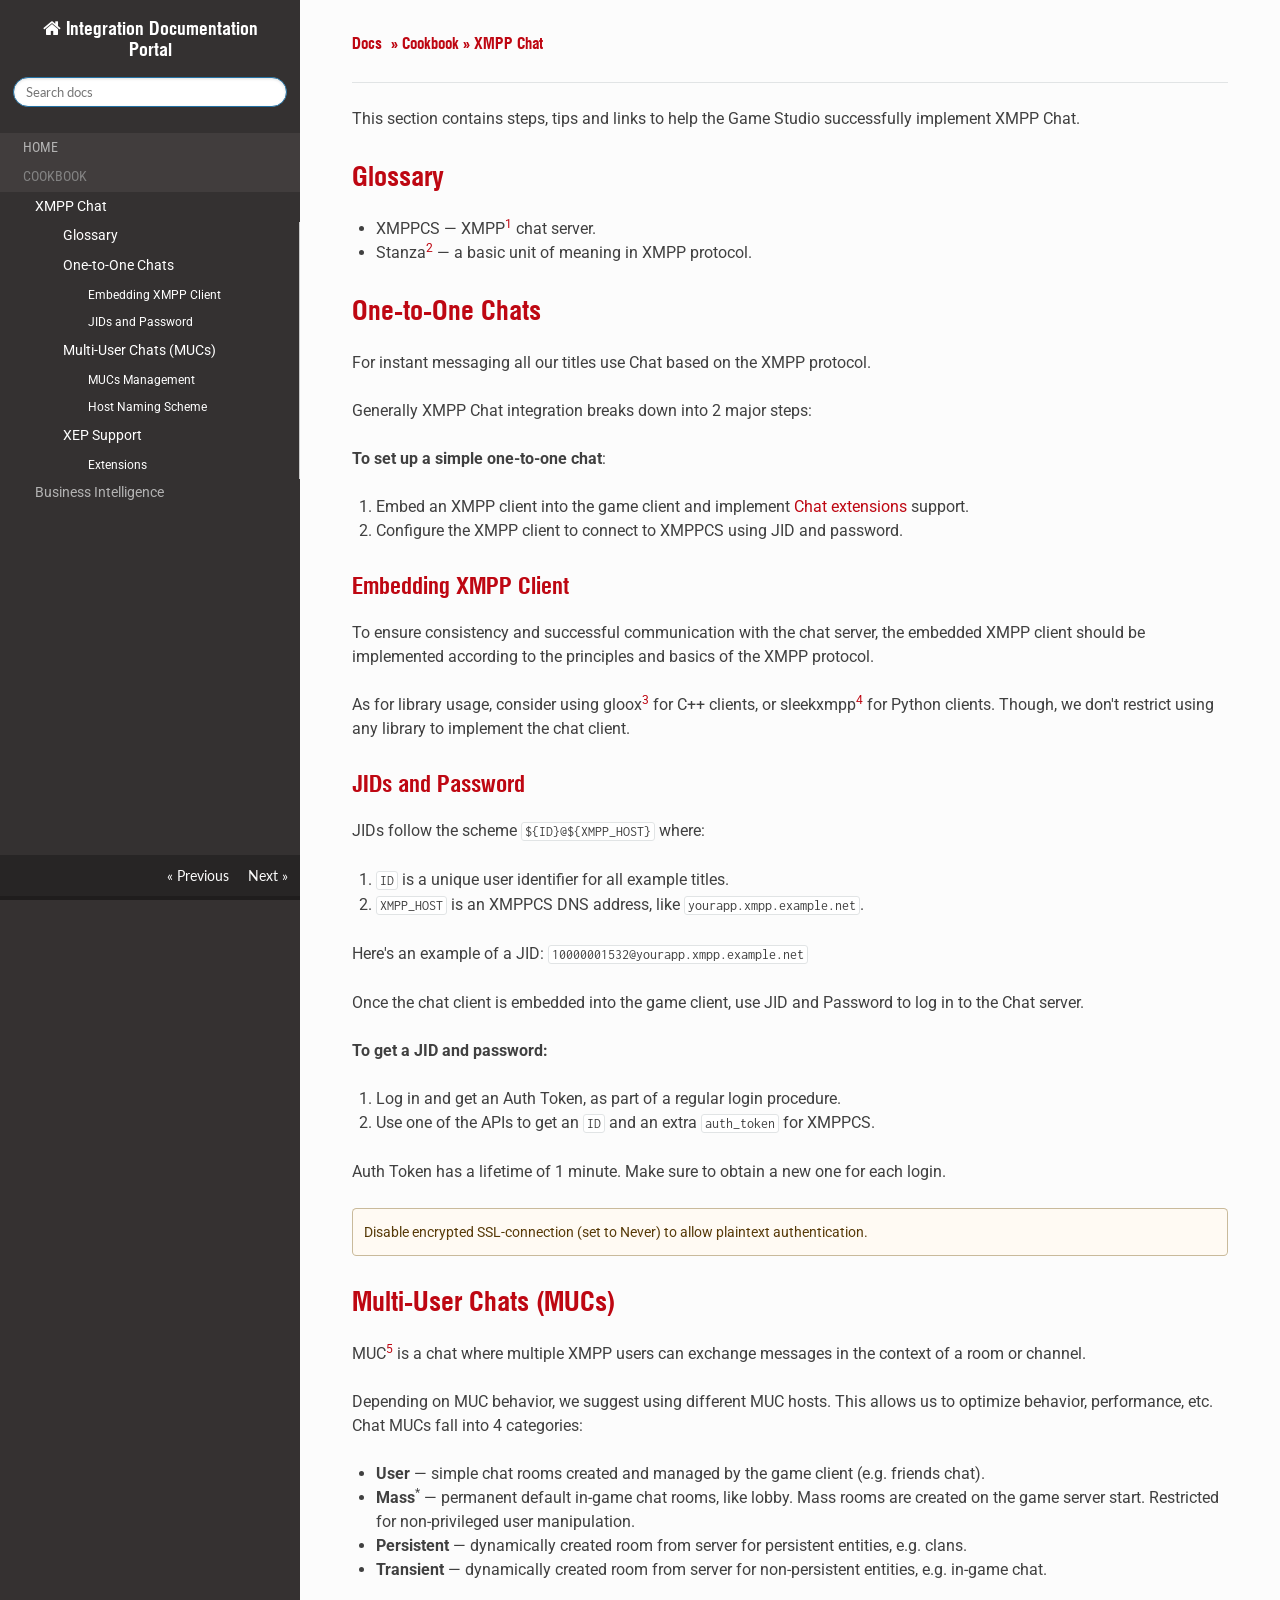
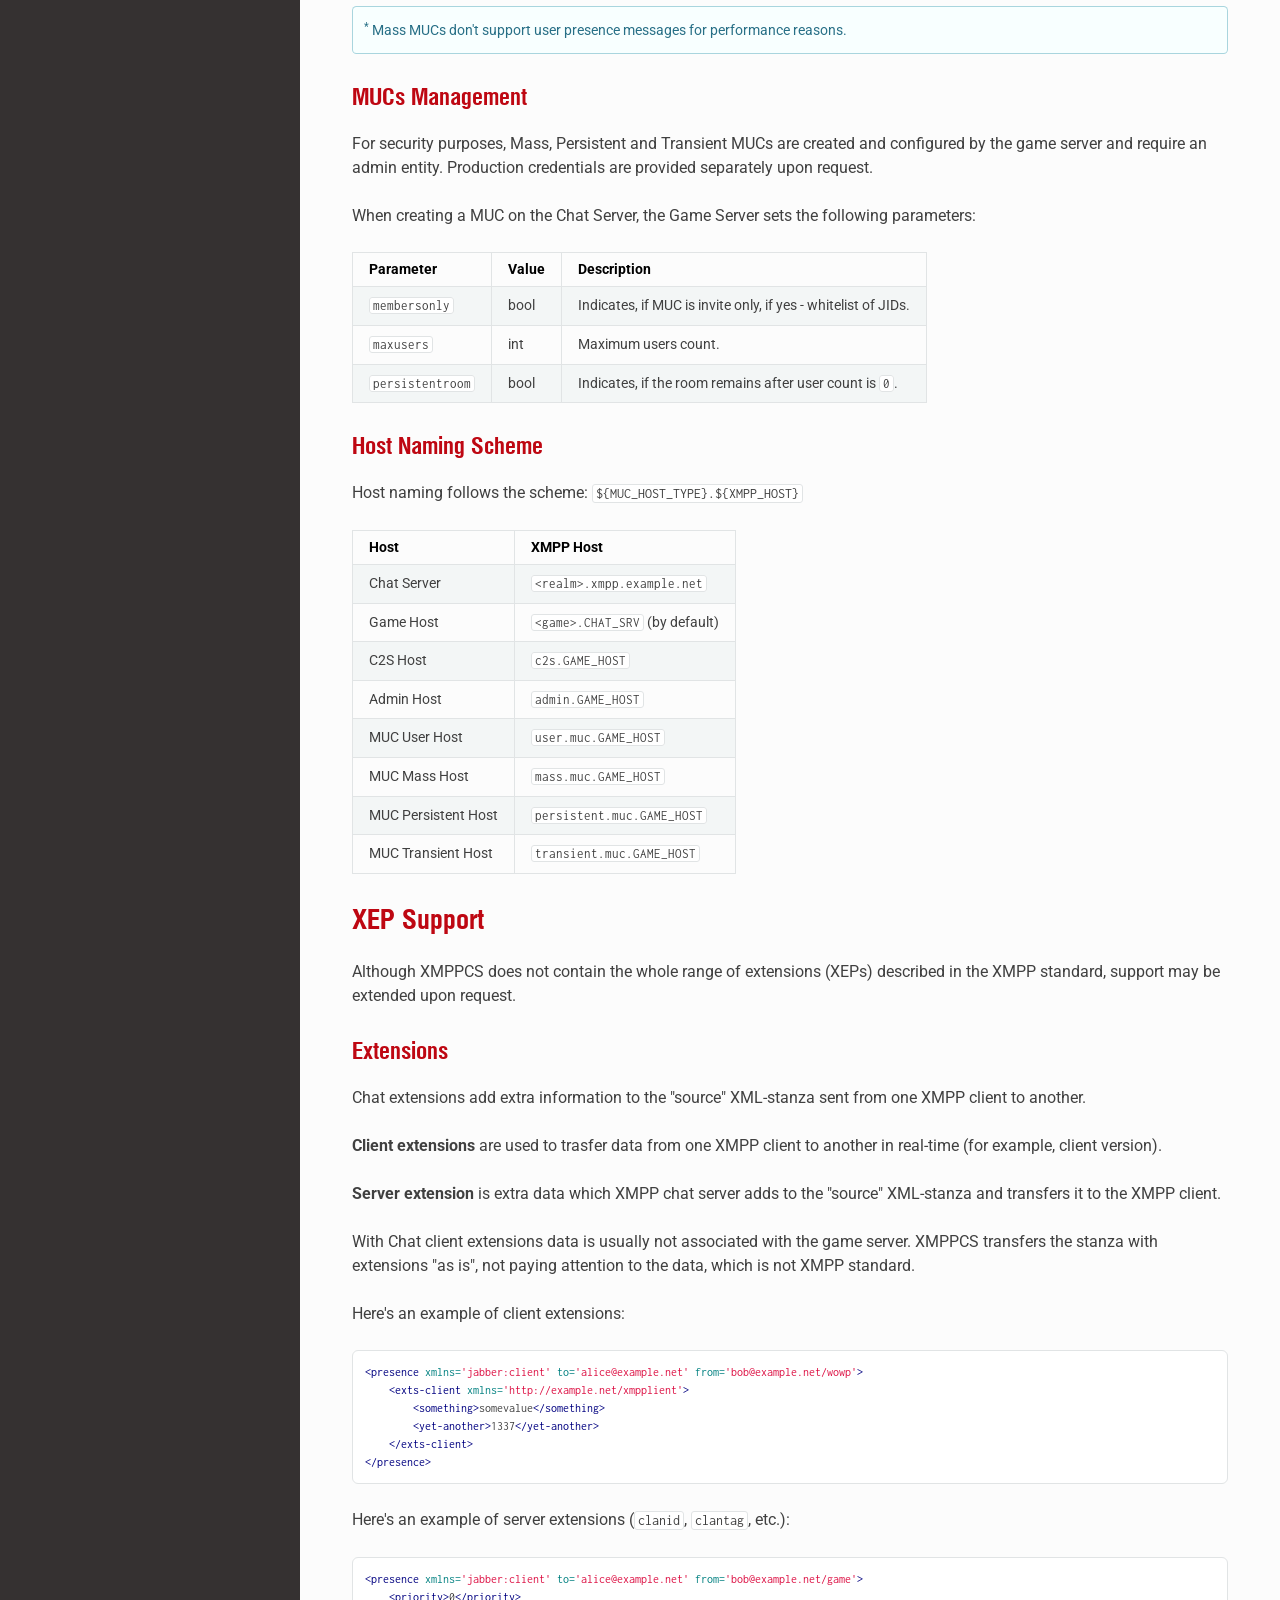
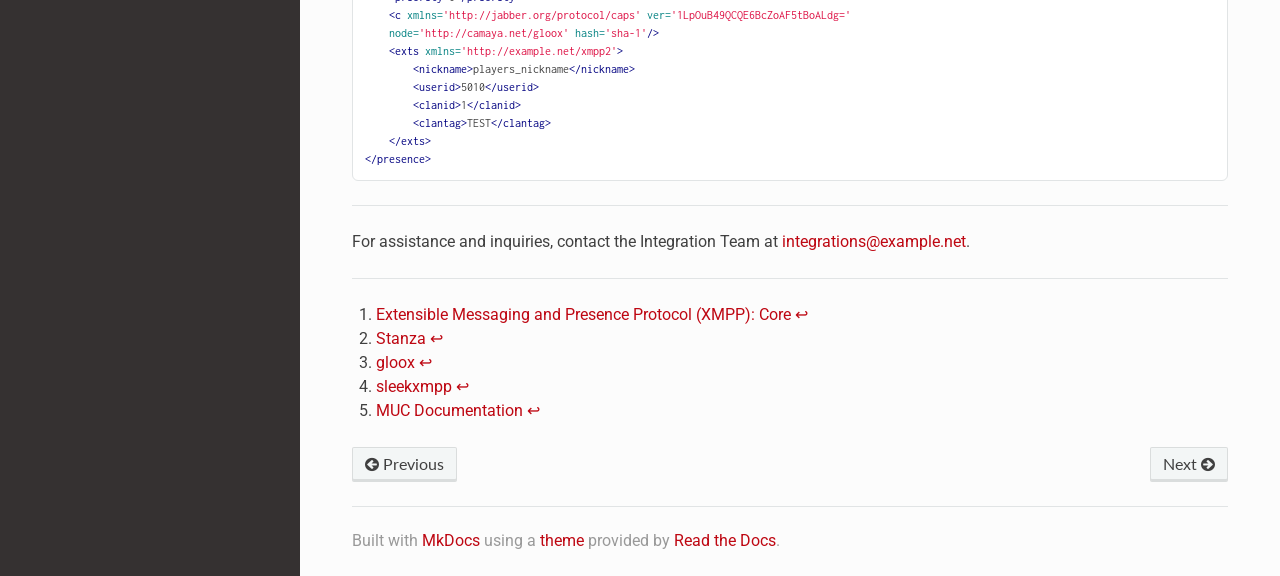
<file: site/sources/2-Cookbook/chat/index.html>
<!DOCTYPE html>
<!--[if IE 8]><html class="no-js lt-ie9" lang="en" > <![endif]-->
<!--[if gt IE 8]><!--> <html class="no-js" lang="en" > <!--<![endif]-->
<head>
  <meta charset="utf-8">
  <meta http-equiv="X-UA-Compatible" content="IE=edge">
  <meta name="viewport" content="width=device-width, initial-scale=1.0">
  
  
  <link rel="shortcut icon" href="../../../img/favicon.ico">
  <title>XMPP Chat - Integration Documentation Portal</title>
  <link href='https://fonts.googleapis.com/css?family=Lato:400,700|Roboto+Slab:400,700|Inconsolata:400,700' rel='stylesheet' type='text/css'>

  <link rel="stylesheet" href="../../../css/theme.css" type="text/css" />
  <link rel="stylesheet" href="../../../css/theme_extra.css" type="text/css" />
  <link rel="stylesheet" href="../../../css/highlight.css">
  <link href="../../../css/extra.css" rel="stylesheet">
  <link href="../../../css/font-awesome.min.css" rel="stylesheet">
  
  <script>
    // Current page data
    var mkdocs_page_name = "XMPP Chat";
    var mkdocs_page_input_path = "sources/2-Cookbook/chat.md";
    var mkdocs_page_url = "/sources/2-Cookbook/chat/";
  </script>
  
  <script src="../../../js/jquery-2.1.1.min.js"></script>
  <script src="../../../js/modernizr-2.8.3.min.js"></script>
  <script type="text/javascript" src="../../../js/highlight.pack.js"></script> 
  
</head>

<body class="wy-body-for-nav" role="document">

  <div class="wy-grid-for-nav">

    
    <nav data-toggle="wy-nav-shift" class="wy-nav-side stickynav">
      <div class="wy-side-nav-search">
        <a href="../../.." class="icon icon-home"> Integration Documentation Portal</a>
        <div role="search">
  <form id ="rtd-search-form" class="wy-form" action="../../../search.html" method="get">
    <input type="text" name="q" placeholder="Search docs" />
  </form>
</div>
      </div>

      <div class="wy-menu wy-menu-vertical" data-spy="affix" role="navigation" aria-label="main navigation">
	<ul class="current">
	  
          
            <li class="toctree-l1">
		
    <a class="" href="../../..">Home</a>
	    </li>
          
            <li class="toctree-l1">
		
    <span class="caption-text">Cookbook</span>
    <ul class="subnav">
                <li class=" current">
                    
    <a class="current" href="./">XMPP Chat</a>
    <ul class="subnav">
            
    <li class="toctree-l3"><a href="#glossary">Glossary</a></li>
    

    <li class="toctree-l3"><a href="#one-to-one-chats">One-to-One Chats</a></li>
    
        <ul>
        
            <li><a class="toctree-l4" href="#embedding-xmpp-client">Embedding XMPP Client</a></li>
        
            <li><a class="toctree-l4" href="#jids-and-password">JIDs and Password</a></li>
        
        </ul>
    

    <li class="toctree-l3"><a href="#multi-user-chats-mucs">Multi-User Chats (MUCs)</a></li>
    
        <ul>
        
            <li><a class="toctree-l4" href="#mucs-management">MUCs Management</a></li>
        
            <li><a class="toctree-l4" href="#host-naming-scheme">Host Naming Scheme</a></li>
        
        </ul>
    

    <li class="toctree-l3"><a href="#xep-support">XEP Support</a></li>
    
        <ul>
        
            <li><a class="toctree-l4" href="#extensions">Extensions</a></li>
        
        </ul>
    

    </ul>
                </li>
                <li class="">
                    
    <a class="" href="../bi/">Business Intelligence</a>
                </li>
    </ul>
	    </li>
          
        </ul>
      </div>
      &nbsp;
    </nav>

    <section data-toggle="wy-nav-shift" class="wy-nav-content-wrap">

      
      <nav class="wy-nav-top" role="navigation" aria-label="top navigation">
        <i data-toggle="wy-nav-top" class="fa fa-bars"></i>
        <a href="../../..">Integration Documentation Portal</a>
      </nav>

      
      <div class="wy-nav-content">
        <div class="rst-content">
          <div role="navigation" aria-label="breadcrumbs navigation">
  <ul class="wy-breadcrumbs">
    <li><a href="../../..">Docs</a> &raquo;</li>
    
      
        
          <li>Cookbook &raquo;</li>
        
      
    
    <li>XMPP Chat</li>
    <li class="wy-breadcrumbs-aside">
      
    </li>
  </ul>
  <hr/>
</div>
          <div role="main">
            <div class="section">
              
                <p>This section contains steps, tips and links to help the Game Studio successfully implement XMPP Chat.</p>
<h1 id="glossary">Glossary<a class="headerlink" href="#glossary" title="Permanent link">&para;</a></h1>
<ul>
<li>XMPPCS — XMPP<sup id="fnref:1"><a class="footnote-ref" href="#fn:1" rel="footnote">1</a></sup> chat server.</li>
<li>Stanza<sup id="fnref:2"><a class="footnote-ref" href="#fn:2" rel="footnote">2</a></sup> — a basic unit of meaning in XMPP protocol.</li>
</ul>
<h1 id="one-to-one-chats">One-to-One Chats<a class="headerlink" href="#one-to-one-chats" title="Permanent link">&para;</a></h1>
<p>For instant messaging all our titles use Chat based on the XMPP protocol.</p>
<p>Generally XMPP Chat integration breaks down into 2 major steps:</p>
<p><strong>To set up a simple one-to-one chat</strong>:</p>
<ol>
<li>Embed an XMPP client into the game client and implement <a href="#extensions">Chat extensions</a> support.</li>
<li>Configure the XMPP client to connect to XMPPCS using JID and password.</li>
</ol>
<h2 id="embedding-xmpp-client">Embedding XMPP Client<a class="headerlink" href="#embedding-xmpp-client" title="Permanent link">&para;</a></h2>
<p>To ensure consistency and successful communication with the chat server, the embedded XMPP client should be implemented according to the principles and basics of the XMPP protocol.</p>
<p>As for library usage, consider using gloox<sup id="fnref:3"><a class="footnote-ref" href="#fn:3" rel="footnote">3</a></sup> for C++ clients, or sleekxmpp<sup id="fnref:4"><a class="footnote-ref" href="#fn:4" rel="footnote">4</a></sup> for Python clients. Though, we don't restrict using any library to implement the chat client.</p>
<h2 id="jids-and-password">JIDs and Password<a class="headerlink" href="#jids-and-password" title="Permanent link">&para;</a></h2>
<p>JIDs follow the scheme <code>${ID}@${XMPP_HOST}</code> where:</p>
<ol>
<li><code>ID</code> is a unique user identifier for all example titles.</li>
<li><code>XMPP_HOST</code> is an XMPPCS DNS address, like <code>yourapp.xmpp.example.net</code>.</li>
</ol>
<p>Here's an example of a JID: <code>10000001532@yourapp.xmpp.example.net</code></p>
<p>Once the chat client is embedded into the game client, use JID and Password to log in to the Chat server.</p>
<p><strong>To get a JID and password:</strong></p>
<ol>
<li>Log in and get an Auth Token, as part of a regular login procedure.</li>
<li>Use one of the APIs to get an <code>ID</code> and an extra <code>auth_token</code> for XMPPCS.</li>
</ol>
<p>Auth Token has a lifetime of 1 minute. Make sure to obtain a new one for each login.</p>
<div class="admonition warning">
<p class="admonition-title">Warning</p>
<p>Disable encrypted SSL-connection (set to Never) to allow plaintext authentication.</p>
</div>
<h1 id="multi-user-chats-mucs">Multi-User Chats (MUCs)<a class="headerlink" href="#multi-user-chats-mucs" title="Permanent link">&para;</a></h1>
<p>MUC<sup id="fnref:5"><a class="footnote-ref" href="#fn:5" rel="footnote">5</a></sup> is a chat where multiple XMPP users can exchange messages in the context of a room or channel.</p>
<p>Depending on MUC behavior, we suggest using different MUC hosts. This allows us to optimize behavior, performance, etc. Chat MUCs fall into 4 categories:</p>
<ul>
<li><strong>User</strong> — simple chat rooms created and managed by the game client (e.g. friends chat).</li>
<li><strong>Mass</strong><sup>*</sup> — permanent default in-game chat rooms, like lobby. Mass rooms are created on the game server start. Restricted for non-privileged user manipulation.</li>
<li><strong>Persistent</strong> — dynamically created room from server for persistent entities, e.g. clans.</li>
<li><strong>Transient</strong> — dynamically created room from server for non-persistent entities, e.g. in-game chat.</li>
</ul>
<div class="admonition note">
<p class="admonition-title">Note</p>
<p><sup>*</sup> Mass MUCs don't support user presence messages for performance reasons.</p>
</div>
<h2 id="mucs-management">MUCs Management<a class="headerlink" href="#mucs-management" title="Permanent link">&para;</a></h2>
<p>For security purposes, Mass, Persistent and Transient MUCs are created and configured by the game server and require an admin entity. Production credentials are provided separately upon request.</p>
<p>When creating a MUC on the Chat Server, the Game Server sets the following parameters:</p>
<table>
<thead>
<tr>
<th>Parameter</th>
<th>Value</th>
<th>Description</th>
</tr>
</thead>
<tbody>
<tr>
<td><code>membersonly</code></td>
<td>bool</td>
<td>Indicates, if MUC is invite only, if yes - whitelist of JIDs.</td>
</tr>
<tr>
<td><code>maxusers</code></td>
<td>int</td>
<td>Maximum users count.</td>
</tr>
<tr>
<td><code>persistentroom</code></td>
<td>bool</td>
<td>Indicates, if the room remains after user count is <code>0</code>.</td>
</tr>
</tbody>
</table>
<h2 id="host-naming-scheme">Host Naming Scheme<a class="headerlink" href="#host-naming-scheme" title="Permanent link">&para;</a></h2>
<p>Host naming follows the scheme: <code>${MUC_HOST_TYPE}.${XMPP_HOST}</code></p>
<table>
<thead>
<tr>
<th>Host</th>
<th>XMPP Host</th>
</tr>
</thead>
<tbody>
<tr>
<td>Chat Server</td>
<td><code>&lt;realm&gt;.xmpp.example.net</code></td>
</tr>
<tr>
<td>Game Host</td>
<td><code>&lt;game&gt;.CHAT_SRV</code> (by default)</td>
</tr>
<tr>
<td>C2S Host</td>
<td><code>c2s.GAME_HOST</code></td>
</tr>
<tr>
<td>Admin Host</td>
<td><code>admin.GAME_HOST</code></td>
</tr>
<tr>
<td>MUC User Host</td>
<td><code>user.muc.GAME_HOST</code></td>
</tr>
<tr>
<td>MUC Mass Host</td>
<td><code>mass.muc.GAME_HOST</code></td>
</tr>
<tr>
<td>MUC Persistent Host</td>
<td><code>persistent.muc.GAME_HOST</code></td>
</tr>
<tr>
<td>MUC Transient Host</td>
<td><code>transient.muc.GAME_HOST</code></td>
</tr>
</tbody>
</table>
<h1 id="xep-support">XEP Support<a class="headerlink" href="#xep-support" title="Permanent link">&para;</a></h1>
<p>Although XMPPCS does not contain the whole range of extensions (XEPs) described in the XMPP standard, support may be extended upon request.</p>
<h2 id="extensions">Extensions<a class="headerlink" href="#extensions" title="Permanent link">&para;</a></h2>
<p>Chat extensions add extra information to the "source" XML-stanza sent from one XMPP client to another.</p>
<p><strong>Client extensions</strong> are used to trasfer data from one XMPP client to another in real-time (for example, client version).</p>
<p><strong>Server extension</strong> is extra data which XMPP chat server adds to the "source" XML-stanza and transfers it to the XMPP client.</p>
<p>With Chat client extensions data is usually not associated with the game server. XMPPCS transfers the stanza with extensions "as is", not paying attention to the data, which is not XMPP standard.</p>
<p>Here's an example of client extensions:</p>
<div class="highlight"><pre><span></span><span class="nt">&lt;presence</span> <span class="na">xmlns=</span><span class="s">&#39;jabber:client&#39;</span> <span class="na">to=</span><span class="s">&#39;alice@example.net&#39;</span> <span class="na">from=</span><span class="s">&#39;bob@example.net/wowp&#39;</span><span class="nt">&gt;</span>
    <span class="nt">&lt;exts-client</span> <span class="na">xmlns=</span><span class="s">&#39;http://example.net/xmpplient&#39;</span><span class="nt">&gt;</span>
        <span class="nt">&lt;something&gt;</span>somevalue<span class="nt">&lt;/something&gt;</span>
        <span class="nt">&lt;yet-another&gt;</span>1337<span class="nt">&lt;/yet-another&gt;</span>
    <span class="nt">&lt;/exts-client&gt;</span>
<span class="nt">&lt;/presence&gt;</span>
</pre></div>

<p>Here's an example of server extensions (<code>clanid</code>, <code>clantag</code>, etc.):</p>
<div class="highlight"><pre><span></span><span class="nt">&lt;presence</span> <span class="na">xmlns=</span><span class="s">&#39;jabber:client&#39;</span> <span class="na">to=</span><span class="s">&#39;alice@example.net&#39;</span> <span class="na">from=</span><span class="s">&#39;bob@example.net/game&#39;</span><span class="nt">&gt;</span>
    <span class="nt">&lt;priority&gt;</span>0<span class="nt">&lt;/priority&gt;</span>
    <span class="nt">&lt;c</span> <span class="na">xmlns=</span><span class="s">&#39;http://jabber.org/protocol/caps&#39;</span> <span class="na">ver=</span><span class="s">&#39;1LpOuB49QCQE6BcZoAF5tBoALdg=&#39;</span>
    <span class="na">node=</span><span class="s">&#39;http://camaya.net/gloox&#39;</span> <span class="na">hash=</span><span class="s">&#39;sha-1&#39;</span><span class="nt">/&gt;</span>
    <span class="nt">&lt;exts</span> <span class="na">xmlns=</span><span class="s">&#39;http://example.net/xmpp2&#39;</span><span class="nt">&gt;</span>
        <span class="nt">&lt;nickname&gt;</span>players_nickname<span class="nt">&lt;/nickname&gt;</span>
        <span class="nt">&lt;userid&gt;</span>5010<span class="nt">&lt;/userid&gt;</span>
        <span class="nt">&lt;clanid&gt;</span>1<span class="nt">&lt;/clanid&gt;</span>
        <span class="nt">&lt;clantag&gt;</span>TEST<span class="nt">&lt;/clantag&gt;</span>
    <span class="nt">&lt;/exts&gt;</span>
<span class="nt">&lt;/presence&gt;</span>
</pre></div>

<hr />
<p>For assistance and inquiries, contact the Integration Team at <a href="&#109;&#97;&#105;&#108;&#116;&#111;&#58;&#105;&#110;&#116;&#101;&#103;&#114;&#97;&#116;&#105;&#111;&#110;&#115;&#64;&#101;&#120;&#97;&#109;&#112;&#108;&#101;&#46;&#110;&#101;&#116;">&#105;&#110;&#116;&#101;&#103;&#114;&#97;&#116;&#105;&#111;&#110;&#115;&#64;&#101;&#120;&#97;&#109;&#112;&#108;&#101;&#46;&#110;&#101;&#116;</a>.</p>
<div class="footnote">
<hr />
<ol>
<li id="fn:1">
<p><a href="https://xmpp.org/rfcs/rfc3920.html">Extensible Messaging and Presence Protocol (XMPP): Core</a>&#160;<a class="footnote-backref" href="#fnref:1" rev="footnote" title="Jump back to footnote 1 in the text">&#8617;</a></p>
</li>
<li id="fn:2">
<p><a href="https://xmpp.org/rfcs/rfc3920.html#stanzas">Stanza</a>&#160;<a class="footnote-backref" href="#fnref:2" rev="footnote" title="Jump back to footnote 2 in the text">&#8617;</a></p>
</li>
<li id="fn:3">
<p><a href="https://camaya.net/gloox/">gloox</a>&#160;<a class="footnote-backref" href="#fnref:3" rev="footnote" title="Jump back to footnote 3 in the text">&#8617;</a></p>
</li>
<li id="fn:4">
<p><a href="https://github.com/fritzy/SleekXMPP">sleekxmpp</a>&#160;<a class="footnote-backref" href="#fnref:4" rev="footnote" title="Jump back to footnote 4 in the text">&#8617;</a></p>
</li>
<li id="fn:5">
<p><a href="https://xmpp.org/extensions/xep-0045.pdf">MUC Documentation</a>&#160;<a class="footnote-backref" href="#fnref:5" rev="footnote" title="Jump back to footnote 5 in the text">&#8617;</a></p>
</li>
</ol>
</div>
              
            </div>
          </div>
          <footer>
  
    <div class="rst-footer-buttons" role="navigation" aria-label="footer navigation">
      
        <a href="../bi/" class="btn btn-neutral float-right" title="Business Intelligence">Next <span class="icon icon-circle-arrow-right"></span></a>
      
      
        <a href="../../.." class="btn btn-neutral" title="Home"><span class="icon icon-circle-arrow-left"></span> Previous</a>
      
    </div>
  

  <hr/>

  <div role="contentinfo">
    <!-- Copyright etc -->
    
  </div>

  Built with <a href="http://www.mkdocs.org">MkDocs</a> using a <a href="https://github.com/snide/sphinx_rtd_theme">theme</a> provided by <a href="https://readthedocs.org">Read the Docs</a>.
</footer>
	  
        </div>
      </div>

    </section>
    
  </div>

  <div class="rst-versions" role="note" style="cursor: pointer">
    <span class="rst-current-version" data-toggle="rst-current-version">
      
      
        <span><a href="../../.." style="color: #fcfcfc;">&laquo; Previous</a></span>
      
      
        <span style="margin-left: 15px"><a href="../bi/" style="color: #fcfcfc">Next &raquo;</a></span>
      
    </span>
</div>
    <script src="../../../js/theme.js"></script>
      <script src="../../../js/tabs.js"></script>

</body>
</html>
</file>
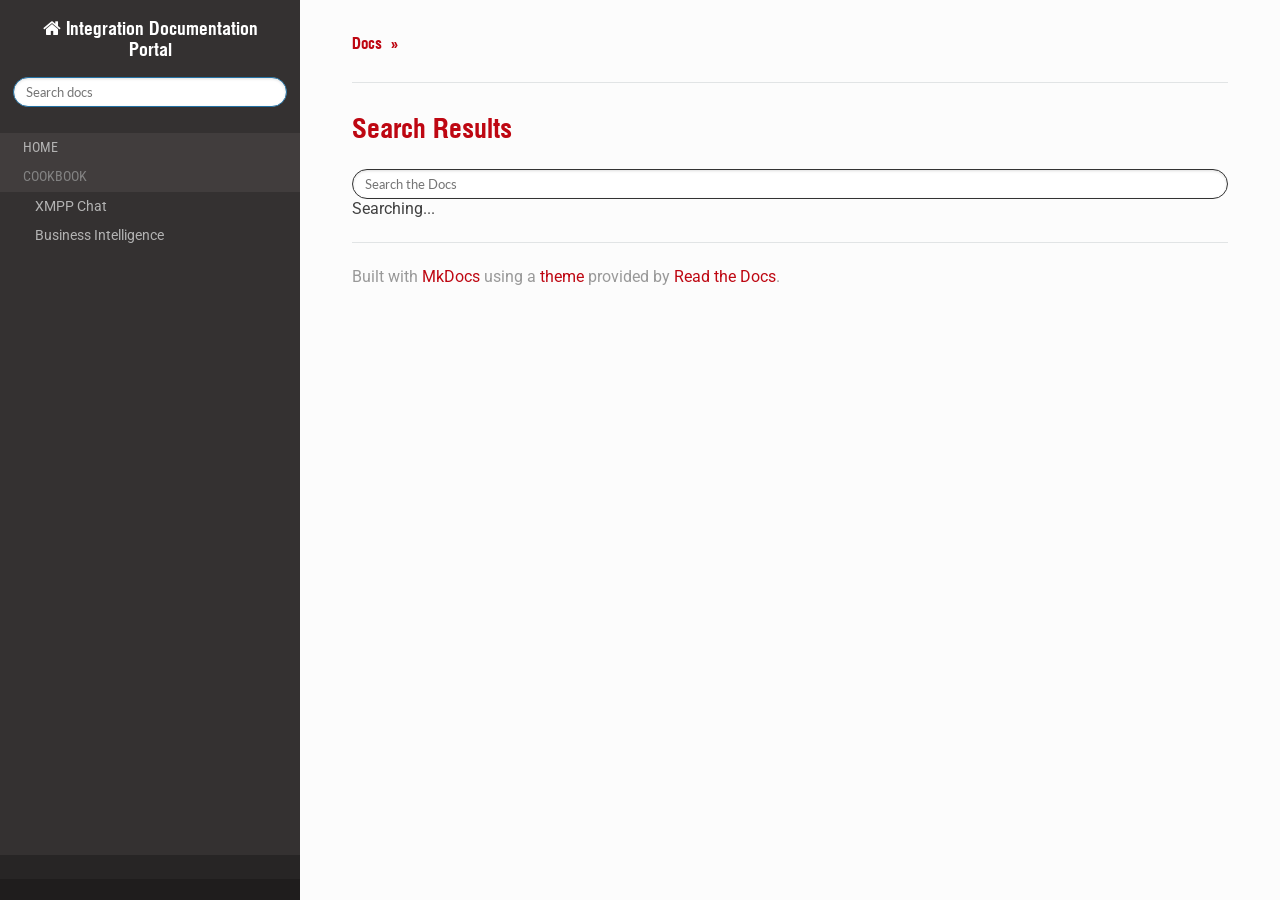
<file: site/search.html>
<!DOCTYPE html>
<!--[if IE 8]><html class="no-js lt-ie9" lang="en" > <![endif]-->
<!--[if gt IE 8]><!--> <html class="no-js" lang="en" > <!--<![endif]-->
<head>
  <meta charset="utf-8">
  <meta http-equiv="X-UA-Compatible" content="IE=edge">
  <meta name="viewport" content="width=device-width, initial-scale=1.0">
  
  
  <link rel="shortcut icon" href="./img/favicon.ico">
  <title>Integration Documentation Portal</title>
  <link href='https://fonts.googleapis.com/css?family=Lato:400,700|Roboto+Slab:400,700|Inconsolata:400,700' rel='stylesheet' type='text/css'>

  <link rel="stylesheet" href="./css/theme.css" type="text/css" />
  <link rel="stylesheet" href="./css/theme_extra.css" type="text/css" />
  <link rel="stylesheet" href="./css/highlight.css">
  <link href="./css/extra.css" rel="stylesheet">
  <link href="./css/font-awesome.min.css" rel="stylesheet">
  
  <script src="./js/jquery-2.1.1.min.js"></script>
  <script src="./js/modernizr-2.8.3.min.js"></script>
  <script type="text/javascript" src="./js/highlight.pack.js"></script>
  <script>var base_url = '.';</script>
  <script data-main="./mkdocs/js/search.js" src="./mkdocs/js/require.js"></script>

  
</head>

<body class="wy-body-for-nav" role="document">

  <div class="wy-grid-for-nav">

    
    <nav data-toggle="wy-nav-shift" class="wy-nav-side stickynav">
      <div class="wy-side-nav-search">
        <a href="." class="icon icon-home"> Integration Documentation Portal</a>
        <div role="search">
  <form id ="rtd-search-form" class="wy-form" action="./search.html" method="get">
    <input type="text" name="q" placeholder="Search docs" />
  </form>
</div>
      </div>

      <div class="wy-menu wy-menu-vertical" data-spy="affix" role="navigation" aria-label="main navigation">
	<ul class="current">
	  
          
            <li class="toctree-l1">
		
    <a class="" href=".">Home</a>
	    </li>
          
            <li class="toctree-l1">
		
    <span class="caption-text">Cookbook</span>
    <ul class="subnav">
                <li class="">
                    
    <a class="" href="sources/2-Cookbook/chat/">XMPP Chat</a>
                </li>
                <li class="">
                    
    <a class="" href="sources/2-Cookbook/bi/">Business Intelligence</a>
                </li>
    </ul>
	    </li>
          
        </ul>
      </div>
      &nbsp;
    </nav>

    <section data-toggle="wy-nav-shift" class="wy-nav-content-wrap">

      
      <nav class="wy-nav-top" role="navigation" aria-label="top navigation">
        <i data-toggle="wy-nav-top" class="fa fa-bars"></i>
        <a href=".">Integration Documentation Portal</a>
      </nav>

      
      <div class="wy-nav-content">
        <div class="rst-content">
          <div role="navigation" aria-label="breadcrumbs navigation">
  <ul class="wy-breadcrumbs">
    <li><a href=".">Docs</a> &raquo;</li>
    
    
    <li class="wy-breadcrumbs-aside">
      
    </li>
  </ul>
  <hr/>
</div>
          <div role="main">
            <div class="section">
              

  <h1 id="search">Search Results</h1>

  <form id="content_search" action="search.html">
    <span role="status" aria-live="polite" class="ui-helper-hidden-accessible"></span>
    <input name="q" id="mkdocs-search-query" type="text" class="search_input search-query ui-autocomplete-input" placeholder="Search the Docs" autocomplete="off" autofocus>
  </form>

  <div id="mkdocs-search-results" class="search-results">
    Searching...
  </div>


            </div>
          </div>
          <footer>
  

  <hr/>

  <div role="contentinfo">
    <!-- Copyright etc -->
    
  </div>

  Built with <a href="http://www.mkdocs.org">MkDocs</a> using a <a href="https://github.com/snide/sphinx_rtd_theme">theme</a> provided by <a href="https://readthedocs.org">Read the Docs</a>.
</footer>
	  
        </div>
      </div>

    </section>
    
  </div>

  <div class="rst-versions" role="note" style="cursor: pointer">
    <span class="rst-current-version" data-toggle="rst-current-version">
      
      
      
    </span>
</div>
    <script src="./js/theme.js"></script>
      <script src="./js/tabs.js"></script>

</body>
</html>
</file>
<file: site/css/theme.css>
/*
 * This file is copied from the upstream ReadTheDocs Sphinx
 * theme. To aid upgradability this file should *not* be edited.
 * modifications we need should be included in theme_extra.css.
 *
 * https://github.com/rtfd/readthedocs.org/blob/master/readthedocs/core/static/core/css/theme.css
 */

*{-webkit-box-sizing:border-box;-moz-box-sizing:border-box;box-sizing:border-box}article,aside,details,figcaption,figure,footer,header,hgroup,nav,section{display:block}audio,canvas,video{display:inline-block;*display:inline;*zoom:1}audio:not([controls]){display:none}[hidden]{display:none}*{-webkit-box-sizing:border-box;-moz-box-sizing:border-box;box-sizing:border-box}html{font-size:100%;-webkit-text-size-adjust:100%;-ms-text-size-adjust:100%}body{margin:0}a:hover,a:active{outline:0}abbr[title]{border-bottom:1px dotted}b,strong{font-weight:bold}blockquote{margin:0}dfn{font-style:italic}ins{background:#ff9;color:#000;text-decoration:none}mark{background:#ff0;color:#000;font-style:italic;font-weight:bold}pre,code,.rst-content tt,kbd,samp{font-family:monospace,serif;_font-family:"courier new",monospace;font-size:1em}pre{white-space:pre}q{quotes:none}q:before,q:after{content:"";content:none}small{font-size:85%}sub,sup{font-size:75%;line-height:0;position:relative;vertical-align:baseline}sup{top:-0.5em}sub{bottom:-0.25em}ul,ol,dl{margin:0;padding:0;list-style:none;list-style-image:none}li{list-style:none}dd{margin:0}img{border:0;-ms-interpolation-mode:bicubic;vertical-align:middle;max-width:100%}svg:not(:root){overflow:hidden}figure{margin:0}form{margin:0}fieldset{border:0;margin:0;padding:0}label{cursor:pointer}legend{border:0;*margin-left:-7px;padding:0;white-space:normal}button,input,select,textarea{font-size:100%;margin:0;vertical-align:baseline;*vertical-align:middle}button,input{line-height:normal}button,input[type="button"],input[type="reset"],input[type="submit"]{cursor:pointer;-webkit-appearance:button;*overflow:visible}button[disabled],input[disabled]{cursor:default}input[type="checkbox"],input[type="radio"]{box-sizing:border-box;padding:0;*width:13px;*height:13px}input[type="search"]{-webkit-appearance:textfield;-moz-box-sizing:content-box;-webkit-box-sizing:content-box;box-sizing:content-box}input[type="search"]::-webkit-search-decoration,input[type="search"]::-webkit-search-cancel-button{-webkit-appearance:none}button::-moz-focus-inner,input::-moz-focus-inner{border:0;padding:0}textarea{overflow:auto;vertical-align:top;resize:vertical}table{border-collapse:collapse;border-spacing:0}td{vertical-align:top}.chromeframe{margin:0.2em 0;background:#ccc;color:#000;padding:0.2em 0}.ir{display:block;border:0;text-indent:-999em;overflow:hidden;background-color:transparent;background-repeat:no-repeat;text-align:left;direction:ltr;*line-height:0}.ir br{display:none}.hidden{display:none !important;visibility:hidden}.visuallyhidden{border:0;clip:rect(0 0 0 0);height:1px;margin:-1px;overflow:hidden;padding:0;position:absolute;width:1px}.visuallyhidden.focusable:active,.visuallyhidden.focusable:focus{clip:auto;height:auto;margin:0;overflow:visible;position:static;width:auto}.invisible{visibility:hidden}.relative{position:relative}big,small{font-size:100%}@media print{html,body,section{background:none !important}*{box-shadow:none !important;text-shadow:none !important;filter:none !important;-ms-filter:none !important}a,a:visited{text-decoration:underline}.ir a:after,a[href^="javascript:"]:after,a[href^="#"]:after{content:""}pre,blockquote{page-break-inside:avoid}thead{display:table-header-group}tr,img{page-break-inside:avoid}img{max-width:100% !important}@page{margin:0.5cm}p,h2,h3{orphans:3;widows:3}h2,h3{page-break-after:avoid}}.fa:before,.rst-content .admonition-title:before,.rst-content h1 .headerlink:before,.rst-content h2 .headerlink:before,.rst-content h3 .headerlink:before,.rst-content h4 .headerlink:before,.rst-content h5 .headerlink:before,.rst-content h6 .headerlink:before,.rst-content dl dt .headerlink:before,.icon:before,.wy-dropdown .caret:before,.wy-inline-validate.wy-inline-validate-success .wy-input-context:before,.wy-inline-validate.wy-inline-validate-danger .wy-input-context:before,.wy-inline-validate.wy-inline-validate-warning .wy-input-context:before,.wy-inline-validate.wy-inline-validate-info .wy-input-context:before,.wy-alert,.rst-content .note,.rst-content .attention,.rst-content .caution,.rst-content .danger,.rst-content .error,.rst-content .hint,.rst-content .important,.rst-content .tip,.rst-content .warning,.rst-content .seealso,.rst-content .admonition-todo,.btn,input[type="text"],input[type="password"],input[type="email"],input[type="url"],input[type="date"],input[type="month"],input[type="time"],input[type="datetime"],input[type="datetime-local"],input[type="week"],input[type="number"],input[type="search"],input[type="tel"],input[type="color"],select,textarea,.wy-menu-vertical li.on a,.wy-menu-vertical li.current>a,.wy-side-nav-search>a,.wy-side-nav-search .wy-dropdown>a,.wy-nav-top a{-webkit-font-smoothing:antialiased}.clearfix{*zoom:1}.clearfix:before,.clearfix:after{display:table;content:""}.clearfix:after{clear:both}/*!
 *  Font Awesome 4.1.0 by @davegandy - http://fontawesome.io - @fontawesome
 *  License - http://fontawesome.io/license (Font: SIL OFL 1.1, CSS: MIT License)
 */@font-face{font-family:'FontAwesome';src:url("../fonts/fontawesome-webfont.eot?v=4.1.0");src:url("../fonts/fontawesome-webfont.eot?#iefix&v=4.1.0") format("embedded-opentype"),url("../fonts/fontawesome-webfont.woff?v=4.1.0") format("woff"),url("../fonts/fontawesome-webfont.ttf?v=4.1.0") format("truetype"),url("../fonts/fontawesome-webfont.svg?v=4.1.0#fontawesomeregular") format("svg");font-weight:normal;font-style:normal}.fa,.rst-content .admonition-title,.rst-content h1 .headerlink,.rst-content h2 .headerlink,.rst-content h3 .headerlink,.rst-content h4 .headerlink,.rst-content h5 .headerlink,.rst-content h6 .headerlink,.rst-content dl dt .headerlink,.icon{display:inline-block;font-family:FontAwesome;font-style:normal;font-weight:normal;line-height:1;-webkit-font-smoothing:antialiased;-moz-osx-font-smoothing:grayscale}.fa-lg{font-size:1.33333em;line-height:0.75em;vertical-align:-15%}.fa-2x{font-size:2em}.fa-3x{font-size:3em}.fa-4x{font-size:4em}.fa-5x{font-size:5em}.fa-fw{width:1.28571em;text-align:center}.fa-ul{padding-left:0;margin-left:2.14286em;list-style-type:none}.fa-ul>li{position:relative}.fa-li{position:absolute;left:-2.14286em;width:2.14286em;top:0.14286em;text-align:center}.fa-li.fa-lg{left:-1.85714em}.fa-border{padding:.2em .25em .15em;border:solid 0.08em #eee;border-radius:.1em}.pull-right{float:right}.pull-left{float:left}.fa.pull-left,.rst-content .pull-left.admonition-title,.rst-content h1 .pull-left.headerlink,.rst-content h2 .pull-left.headerlink,.rst-content h3 .pull-left.headerlink,.rst-content h4 .pull-left.headerlink,.rst-content h5 .pull-left.headerlink,.rst-content h6 .pull-left.headerlink,.rst-content dl dt .pull-left.headerlink,.pull-left.icon{margin-right:.3em}.fa.pull-right,.rst-content .pull-right.admonition-title,.rst-content h1 .pull-right.headerlink,.rst-content h2 .pull-right.headerlink,.rst-content h3 .pull-right.headerlink,.rst-content h4 .pull-right.headerlink,.rst-content h5 .pull-right.headerlink,.rst-content h6 .pull-right.headerlink,.rst-content dl dt .pull-right.headerlink,.pull-right.icon{margin-left:.3em}.fa-spin{-webkit-animation:spin 2s infinite linear;-moz-animation:spin 2s infinite linear;-o-animation:spin 2s infinite linear;animation:spin 2s infinite linear}@-moz-keyframes spin{0%{-moz-transform:rotate(0deg)}100%{-moz-transform:rotate(359deg)}}@-webkit-keyframes spin{0%{-webkit-transform:rotate(0deg)}100%{-webkit-transform:rotate(359deg)}}@-o-keyframes spin{0%{-o-transform:rotate(0deg)}100%{-o-transform:rotate(359deg)}}@keyframes spin{0%{-webkit-transform:rotate(0deg);transform:rotate(0deg)}100%{-webkit-transform:rotate(359deg);transform:rotate(359deg)}}.fa-rotate-90{filter:progid:DXImageTransform.Microsoft.BasicImage(rotation=1);-webkit-transform:rotate(90deg);-moz-transform:rotate(90deg);-ms-transform:rotate(90deg);-o-transform:rotate(90deg);transform:rotate(90deg)}.fa-rotate-180{filter:progid:DXImageTransform.Microsoft.BasicImage(rotation=2);-webkit-transform:rotate(180deg);-moz-transform:rotate(180deg);-ms-transform:rotate(180deg);-o-transform:rotate(180deg);transform:rotate(180deg)}.fa-rotate-270{filter:progid:DXImageTransform.Microsoft.BasicImage(rotation=3);-webkit-transform:rotate(270deg);-moz-transform:rotate(270deg);-ms-transform:rotate(270deg);-o-transform:rotate(270deg);transform:rotate(270deg)}.fa-flip-horizontal{filter:progid:DXImageTransform.Microsoft.BasicImage(rotation=0);-webkit-transform:scale(-1, 1);-moz-transform:scale(-1, 1);-ms-transform:scale(-1, 1);-o-transform:scale(-1, 1);transform:scale(-1, 1)}.fa-flip-vertical{filter:progid:DXImageTransform.Microsoft.BasicImage(rotation=2);-webkit-transform:scale(1, -1);-moz-transform:scale(1, -1);-ms-transform:scale(1, -1);-o-transform:scale(1, -1);transform:scale(1, -1)}.fa-stack{position:relative;display:inline-block;width:2em;height:2em;line-height:2em;vertical-align:middle}.fa-stack-1x,.fa-stack-2x{position:absolute;left:0;width:100%;text-align:center}.fa-stack-1x{line-height:inherit}.fa-stack-2x{font-size:2em}.fa-inverse{color:#fff}.fa-glass:before{content:""}.fa-music:before{content:""}.fa-search:before,.icon-search:before{content:""}.fa-envelope-o:before{content:""}.fa-heart:before{content:""}.fa-star:before{content:""}.fa-star-o:before{content:""}.fa-user:before{content:""}.fa-film:before{content:""}.fa-th-large:before{content:""}.fa-th:before{content:""}.fa-th-list:before{content:""}.fa-check:before{content:""}.fa-times:before{content:""}.fa-search-plus:before{content:""}.fa-search-minus:before{content:""}.fa-power-off:before{content:""}.fa-signal:before{content:""}.fa-gear:before,.fa-cog:before{content:""}.fa-trash-o:before{content:""}.fa-home:before,.icon-home:before{content:""}.fa-file-o:before{content:""}.fa-clock-o:before{content:""}.fa-road:before{content:""}.fa-download:before{content:""}.fa-arrow-circle-o-down:before{content:""}.fa-arrow-circle-o-up:before{content:""}.fa-inbox:before{content:""}.fa-play-circle-o:before{content:""}.fa-rotate-right:before,.fa-repeat:before{content:""}.fa-refresh:before{content:""}.fa-list-alt:before{content:""}.fa-lock:before{content:""}.fa-flag:before{content:""}.fa-headphones:before{content:""}.fa-volume-off:before{content:""}.fa-volume-down:before{content:""}.fa-volume-up:before{content:""}.fa-qrcode:before{content:""}.fa-barcode:before{content:""}.fa-tag:before{content:""}.fa-tags:before{content:""}.fa-book:before,.icon-book:before{content:""}.fa-bookmark:before{content:""}.fa-print:before{content:""}.fa-camera:before{content:""}.fa-font:before{content:""}.fa-bold:before{content:""}.fa-italic:before{content:""}.fa-text-height:before{content:""}.fa-text-width:before{content:""}.fa-align-left:before{content:""}.fa-align-center:before{content:""}.fa-align-right:before{content:""}.fa-align-justify:before{content:""}.fa-list:before{content:""}.fa-dedent:before,.fa-outdent:before{content:""}.fa-indent:before{content:""}.fa-video-camera:before{content:""}.fa-photo:before,.fa-image:before,.fa-picture-o:before{content:""}.fa-pencil:before{content:""}.fa-map-marker:before{content:""}.fa-adjust:before{content:""}.fa-tint:before{content:""}.fa-edit:before,.fa-pencil-square-o:before{content:""}.fa-share-square-o:before{content:""}.fa-check-square-o:before{content:""}.fa-arrows:before{content:""}.fa-step-backward:before{content:""}.fa-fast-backward:before{content:""}.fa-backward:before{content:""}.fa-play:before{content:""}.fa-pause:before{content:""}.fa-stop:before{content:""}.fa-forward:before{content:""}.fa-fast-forward:before{content:""}.fa-step-forward:before{content:""}.fa-eject:before{content:""}.fa-chevron-left:before{content:""}.fa-chevron-right:before{content:""}.fa-plus-circle:before{content:""}.fa-minus-circle:before{content:""}.fa-times-circle:before,.wy-inline-validate.wy-inline-validate-danger .wy-input-context:before{content:""}.fa-check-circle:before,.wy-inline-validate.wy-inline-validate-success .wy-input-context:before{content:""}.fa-question-circle:before{content:""}.fa-info-circle:before{content:""}.fa-crosshairs:before{content:""}.fa-times-circle-o:before{content:""}.fa-check-circle-o:before{content:""}.fa-ban:before{content:""}.fa-arrow-left:before{content:""}.fa-arrow-right:before{content:""}.fa-arrow-up:before{content:""}.fa-arrow-down:before{content:""}.fa-mail-forward:before,.fa-share:before{content:""}.fa-expand:before{content:""}.fa-compress:before{content:""}.fa-plus:before{content:""}.fa-minus:before{content:""}.fa-asterisk:before{content:""}.fa-exclamation-circle:before,.wy-inline-validate.wy-inline-validate-warning .wy-input-context:before,.wy-inline-validate.wy-inline-validate-info .wy-input-context:before,.rst-content .admonition-title:before{content:""}.fa-gift:before{content:""}.fa-leaf:before{content:""}.fa-fire:before,.icon-fire:before{content:""}.fa-eye:before{content:""}.fa-eye-slash:before{content:""}.fa-warning:before,.fa-exclamation-triangle:before{content:""}.fa-plane:before{content:""}.fa-calendar:before{content:""}.fa-random:before{content:""}.fa-comment:before{content:""}.fa-magnet:before{content:""}.fa-chevron-up:before{content:""}.fa-chevron-down:before{content:""}.fa-retweet:before{content:""}.fa-shopping-cart:before{content:""}.fa-folder:before{content:""}.fa-folder-open:before{content:""}.fa-arrows-v:before{content:""}.fa-arrows-h:before{content:""}.fa-bar-chart-o:before{content:""}.fa-twitter-square:before{content:""}.fa-facebook-square:before{content:""}.fa-camera-retro:before{content:""}.fa-key:before{content:""}.fa-gears:before,.fa-cogs:before{content:""}.fa-comments:before{content:""}.fa-thumbs-o-up:before{content:""}.fa-thumbs-o-down:before{content:""}.fa-star-half:before{content:""}.fa-heart-o:before{content:""}.fa-sign-out:before{content:""}.fa-linkedin-square:before{content:""}.fa-thumb-tack:before{content:""}.fa-external-link:before{content:""}.fa-sign-in:before{content:""}.fa-trophy:before{content:""}.fa-github-square:before{content:""}.fa-upload:before{content:""}.fa-lemon-o:before{content:""}.fa-phone:before{content:""}.fa-square-o:before{content:""}.fa-bookmark-o:before{content:""}.fa-phone-square:before{content:""}.fa-twitter:before{content:""}.fa-facebook:before{content:""}.fa-github:before,.icon-github:before{content:""}.fa-unlock:before{content:""}.fa-credit-card:before{content:""}.fa-rss:before{content:""}.fa-hdd-o:before{content:""}.fa-bullhorn:before{content:""}.fa-bell:before{content:""}.fa-certificate:before{content:""}.fa-hand-o-right:before{content:""}.fa-hand-o-left:before{content:""}.fa-hand-o-up:before{content:""}.fa-hand-o-down:before{content:""}.fa-arrow-circle-left:before,.icon-circle-arrow-left:before{content:""}.fa-arrow-circle-right:before,.icon-circle-arrow-right:before{content:""}.fa-arrow-circle-up:before{content:""}.fa-arrow-circle-down:before{content:""}.fa-globe:before{content:""}.fa-wrench:before{content:""}.fa-tasks:before{content:""}.fa-filter:before{content:""}.fa-briefcase:before{content:""}.fa-arrows-alt:before{content:""}.fa-group:before,.fa-users:before{content:""}.fa-chain:before,.fa-link:before,.icon-link:before{content:""}.fa-cloud:before{content:""}.fa-flask:before{content:""}.fa-cut:before,.fa-scissors:before{content:""}.fa-copy:before,.fa-files-o:before{content:""}.fa-paperclip:before{content:""}.fa-save:before,.fa-floppy-o:before{content:""}.fa-square:before{content:""}.fa-navicon:before,.fa-reorder:before,.fa-bars:before{content:""}.fa-list-ul:before{content:""}.fa-list-ol:before{content:""}.fa-strikethrough:before{content:""}.fa-underline:before{content:""}.fa-table:before{content:""}.fa-magic:before{content:""}.fa-truck:before{content:""}.fa-pinterest:before{content:""}.fa-pinterest-square:before{content:""}.fa-google-plus-square:before{content:""}.fa-google-plus:before{content:""}.fa-money:before{content:""}.fa-caret-down:before,.wy-dropdown .caret:before,.icon-caret-down:before{content:""}.fa-caret-up:before{content:""}.fa-caret-left:before{content:""}.fa-caret-right:before{content:""}.fa-columns:before{content:""}.fa-unsorted:before,.fa-sort:before{content:""}.fa-sort-down:before,.fa-sort-desc:before{content:""}.fa-sort-up:before,.fa-sort-asc:before{content:""}.fa-envelope:before{content:""}.fa-linkedin:before{content:""}.fa-rotate-left:before,.fa-undo:before{content:""}.fa-legal:before,.fa-gavel:before{content:""}.fa-dashboard:before,.fa-tachometer:before{content:""}.fa-comment-o:before{content:""}.fa-comments-o:before{content:""}.fa-flash:before,.fa-bolt:before{content:""}.fa-sitemap:before{content:""}.fa-umbrella:before{content:""}.fa-paste:before,.fa-clipboard:before{content:""}.fa-lightbulb-o:before{content:""}.fa-exchange:before{content:""}.fa-cloud-download:before{content:""}.fa-cloud-upload:before{content:""}.fa-user-md:before{content:""}.fa-stethoscope:before{content:""}.fa-suitcase:before{content:""}.fa-bell-o:before{content:""}.fa-coffee:before{content:""}.fa-cutlery:before{content:""}.fa-file-text-o:before{content:""}.fa-building-o:before{content:""}.fa-hospital-o:before{content:""}.fa-ambulance:before{content:""}.fa-medkit:before{content:""}.fa-fighter-jet:before{content:""}.fa-beer:before{content:""}.fa-h-square:before{content:""}.fa-plus-square:before{content:""}.fa-angle-double-left:before{content:""}.fa-angle-double-right:before{content:""}.fa-angle-double-up:before{content:""}.fa-angle-double-down:before{content:""}.fa-angle-left:before{content:""}.fa-angle-right:before{content:""}.fa-angle-up:before{content:""}.fa-angle-down:before{content:""}.fa-desktop:before{content:""}.fa-laptop:before{content:""}.fa-tablet:before{content:""}.fa-mobile-phone:before,.fa-mobile:before{content:""}.fa-circle-o:before{content:""}.fa-quote-left:before{content:""}.fa-quote-right:before{content:""}.fa-spinner:before{content:""}.fa-circle:before{content:""}.fa-mail-reply:before,.fa-reply:before{content:""}.fa-github-alt:before{content:""}.fa-folder-o:before{content:""}.fa-folder-open-o:before{content:""}.fa-smile-o:before{content:""}.fa-frown-o:before{content:""}.fa-meh-o:before{content:""}.fa-gamepad:before{content:""}.fa-keyboard-o:before{content:""}.fa-flag-o:before{content:""}.fa-flag-checkered:before{content:""}.fa-terminal:before{content:""}.fa-code:before{content:""}.fa-mail-reply-all:before,.fa-reply-all:before{content:""}.fa-star-half-empty:before,.fa-star-half-full:before,.fa-star-half-o:before{content:""}.fa-location-arrow:before{content:""}.fa-crop:before{content:""}.fa-code-fork:before{content:""}.fa-unlink:before,.fa-chain-broken:before{content:""}.fa-question:before{content:""}.fa-info:before{content:""}.fa-exclamation:before{content:""}.fa-superscript:before{content:""}.fa-subscript:before{content:""}.fa-eraser:before{content:""}.fa-puzzle-piece:before{content:""}.fa-microphone:before{content:""}.fa-microphone-slash:before{content:""}.fa-shield:before{content:""}.fa-calendar-o:before{content:""}.fa-fire-extinguisher:before{content:""}.fa-rocket:before{content:""}.fa-maxcdn:before{content:""}.fa-chevron-circle-left:before{content:""}.fa-chevron-circle-right:before{content:""}.fa-chevron-circle-up:before{content:""}.fa-chevron-circle-down:before{content:""}.fa-html5:before{content:""}.fa-css3:before{content:""}.fa-anchor:before{content:""}.fa-unlock-alt:before{content:""}.fa-bullseye:before{content:""}.fa-ellipsis-h:before{content:""}.fa-ellipsis-v:before{content:""}.fa-rss-square:before{content:""}.fa-play-circle:before{content:""}.fa-ticket:before{content:""}.fa-minus-square:before{content:""}.fa-minus-square-o:before{content:""}.fa-level-up:before{content:""}.fa-level-down:before{content:""}.fa-check-square:before{content:""}.fa-pencil-square:before{content:""}.fa-external-link-square:before{content:""}.fa-share-square:before{content:""}.fa-compass:before{content:""}.fa-toggle-down:before,.fa-caret-square-o-down:before{content:""}.fa-toggle-up:before,.fa-caret-square-o-up:before{content:""}.fa-toggle-right:before,.fa-caret-square-o-right:before{content:""}.fa-euro:before,.fa-eur:before{content:""}.fa-gbp:before{content:""}.fa-dollar:before,.fa-usd:before{content:""}.fa-rupee:before,.fa-inr:before{content:""}.fa-cny:before,.fa-rmb:before,.fa-yen:before,.fa-jpy:before{content:""}.fa-ruble:before,.fa-rouble:before,.fa-rub:before{content:""}.fa-won:before,.fa-krw:before{content:""}.fa-bitcoin:before,.fa-btc:before{content:""}.fa-file:before{content:""}.fa-file-text:before{content:""}.fa-sort-alpha-asc:before{content:""}.fa-sort-alpha-desc:before{content:""}.fa-sort-amount-asc:before{content:""}.fa-sort-amount-desc:before{content:""}.fa-sort-numeric-asc:before{content:""}.fa-sort-numeric-desc:before{content:""}.fa-thumbs-up:before{content:""}.fa-thumbs-down:before{content:""}.fa-youtube-square:before{content:""}.fa-youtube:before{content:""}.fa-xing:before{content:""}.fa-xing-square:before{content:""}.fa-youtube-play:before{content:""}.fa-dropbox:before{content:""}.fa-stack-overflow:before{content:""}.fa-instagram:before{content:""}.fa-flickr:before{content:""}.fa-adn:before{content:""}.fa-bitbucket:before,.icon-bitbucket:before{content:""}.fa-bitbucket-square:before{content:""}.fa-tumblr:before{content:""}.fa-tumblr-square:before{content:""}.fa-long-arrow-down:before{content:""}.fa-long-arrow-up:before{content:""}.fa-long-arrow-left:before{content:""}.fa-long-arrow-right:before{content:""}.fa-apple:before{content:""}.fa-windows:before{content:""}.fa-android:before{content:""}.fa-linux:before{content:""}.fa-dribbble:before{content:""}.fa-skype:before{content:""}.fa-foursquare:before{content:""}.fa-trello:before{content:""}.fa-female:before{content:""}.fa-male:before{content:""}.fa-gittip:before{content:""}.fa-sun-o:before{content:""}.fa-moon-o:before{content:""}.fa-archive:before{content:""}.fa-bug:before{content:""}.fa-vk:before{content:""}.fa-weibo:before{content:""}.fa-renren:before{content:""}.fa-pagelines:before{content:""}.fa-stack-exchange:before{content:""}.fa-arrow-circle-o-right:before{content:""}.fa-arrow-circle-o-left:before{content:""}.fa-toggle-left:before,.fa-caret-square-o-left:before{content:""}.fa-dot-circle-o:before{content:""}.fa-wheelchair:before{content:""}.fa-vimeo-square:before{content:""}.fa-turkish-lira:before,.fa-try:before{content:""}.fa-plus-square-o:before{content:""}.fa-space-shuttle:before{content:""}.fa-slack:before{content:""}.fa-envelope-square:before{content:""}.fa-wordpress:before{content:""}.fa-openid:before{content:""}.fa-institution:before,.fa-bank:before,.fa-university:before{content:""}.fa-mortar-board:before,.fa-graduation-cap:before{content:""}.fa-yahoo:before{content:""}.fa-google:before{content:""}.fa-reddit:before{content:""}.fa-reddit-square:before{content:""}.fa-stumbleupon-circle:before{content:""}.fa-stumbleupon:before{content:""}.fa-delicious:before{content:""}.fa-digg:before{content:""}.fa-pied-piper-square:before,.fa-pied-piper:before{content:""}.fa-pied-piper-alt:before{content:""}.fa-drupal:before{content:""}.fa-joomla:before{content:""}.fa-language:before{content:""}.fa-fax:before{content:""}.fa-building:before{content:""}.fa-child:before{content:""}.fa-paw:before{content:""}.fa-spoon:before{content:""}.fa-cube:before{content:""}.fa-cubes:before{content:""}.fa-behance:before{content:""}.fa-behance-square:before{content:""}.fa-steam:before{content:""}.fa-steam-square:before{content:""}.fa-recycle:before{content:""}.fa-automobile:before,.fa-car:before{content:""}.fa-cab:before,.fa-taxi:before{content:""}.fa-tree:before{content:""}.fa-spotify:before{content:""}.fa-deviantart:before{content:""}.fa-soundcloud:before{content:""}.fa-database:before{content:""}.fa-file-pdf-o:before{content:""}.fa-file-word-o:before{content:""}.fa-file-excel-o:before{content:""}.fa-file-powerpoint-o:before{content:""}.fa-file-photo-o:before,.fa-file-picture-o:before,.fa-file-image-o:before{content:""}.fa-file-zip-o:before,.fa-file-archive-o:before{content:""}.fa-file-sound-o:before,.fa-file-audio-o:before{content:""}.fa-file-movie-o:before,.fa-file-video-o:before{content:""}.fa-file-code-o:before{content:""}.fa-vine:before{content:""}.fa-codepen:before{content:""}.fa-jsfiddle:before{content:""}.fa-life-bouy:before,.fa-life-saver:before,.fa-support:before,.fa-life-ring:before{content:""}.fa-circle-o-notch:before{content:""}.fa-ra:before,.fa-rebel:before{content:""}.fa-ge:before,.fa-empire:before{content:""}.fa-git-square:before{content:""}.fa-git:before{content:""}.fa-hacker-news:before{content:""}.fa-tencent-weibo:before{content:""}.fa-qq:before{content:""}.fa-wechat:before,.fa-weixin:before{content:""}.fa-send:before,.fa-paper-plane:before{content:""}.fa-send-o:before,.fa-paper-plane-o:before{content:""}.fa-history:before{content:""}.fa-circle-thin:before{content:""}.fa-header:before{content:""}.fa-paragraph:before{content:""}.fa-sliders:before{content:""}.fa-share-alt:before{content:""}.fa-share-alt-square:before{content:""}.fa-bomb:before{content:""}.fa,.rst-content .admonition-title,.rst-content h1 .headerlink,.rst-content h2 .headerlink,.rst-content h3 .headerlink,.rst-content h4 .headerlink,.rst-content h5 .headerlink,.rst-content h6 .headerlink,.rst-content dl dt .headerlink,.icon,.wy-dropdown .caret,.wy-inline-validate.wy-inline-validate-success .wy-input-context,.wy-inline-validate.wy-inline-validate-danger .wy-input-context,.wy-inline-validate.wy-inline-validate-warning .wy-input-context,.wy-inline-validate.wy-inline-validate-info .wy-input-context{font-family:inherit}.fa:before,.rst-content .admonition-title:before,.rst-content h1 .headerlink:before,.rst-content h2 .headerlink:before,.rst-content h3 .headerlink:before,.rst-content h4 .headerlink:before,.rst-content h5 .headerlink:before,.rst-content h6 .headerlink:before,.rst-content dl dt .headerlink:before,.icon:before,.wy-dropdown .caret:before,.wy-inline-validate.wy-inline-validate-success .wy-input-context:before,.wy-inline-validate.wy-inline-validate-danger .wy-input-context:before,.wy-inline-validate.wy-inline-validate-warning .wy-input-context:before,.wy-inline-validate.wy-inline-validate-info .wy-input-context:before{font-family:"FontAwesome";display:inline-block;font-style:normal;font-weight:normal;line-height:1;text-decoration:inherit}a .fa,a .rst-content .admonition-title,.rst-content a .admonition-title,a .rst-content h1 .headerlink,.rst-content h1 a .headerlink,a .rst-content h2 .headerlink,.rst-content h2 a .headerlink,a .rst-content h3 .headerlink,.rst-content h3 a .headerlink,a .rst-content h4 .headerlink,.rst-content h4 a .headerlink,a .rst-content h5 .headerlink,.rst-content h5 a .headerlink,a .rst-content h6 .headerlink,.rst-content h6 a .headerlink,a .rst-content dl dt .headerlink,.rst-content dl dt a .headerlink,a .icon{display:inline-block;text-decoration:inherit}.btn .fa,.btn .rst-content .admonition-title,.rst-content .btn .admonition-title,.btn .rst-content h1 .headerlink,.rst-content h1 .btn .headerlink,.btn .rst-content h2 .headerlink,.rst-content h2 .btn .headerlink,.btn .rst-content h3 .headerlink,.rst-content h3 .btn .headerlink,.btn .rst-content h4 .headerlink,.rst-content h4 .btn .headerlink,.btn .rst-content h5 .headerlink,.rst-content h5 .btn .headerlink,.btn .rst-content h6 .headerlink,.rst-content h6 .btn .headerlink,.btn .rst-content dl dt .headerlink,.rst-content dl dt .btn .headerlink,.btn .icon,.nav .fa,.nav .rst-content .admonition-title,.rst-content .nav .admonition-title,.nav .rst-content h1 .headerlink,.rst-content h1 .nav .headerlink,.nav .rst-content h2 .headerlink,.rst-content h2 .nav .headerlink,.nav .rst-content h3 .headerlink,.rst-content h3 .nav .headerlink,.nav .rst-content h4 .headerlink,.rst-content h4 .nav .headerlink,.nav .rst-content h5 .headerlink,.rst-content h5 .nav .headerlink,.nav .rst-content h6 .headerlink,.rst-content h6 .nav .headerlink,.nav .rst-content dl dt .headerlink,.rst-content dl dt .nav .headerlink,.nav .icon{display:inline}.btn .fa.fa-large,.btn .rst-content .fa-large.admonition-title,.rst-content .btn .fa-large.admonition-title,.btn .rst-content h1 .fa-large.headerlink,.rst-content h1 .btn .fa-large.headerlink,.btn .rst-content h2 .fa-large.headerlink,.rst-content h2 .btn .fa-large.headerlink,.btn .rst-content h3 .fa-large.headerlink,.rst-content h3 .btn .fa-large.headerlink,.btn .rst-content h4 .fa-large.headerlink,.rst-content h4 .btn .fa-large.headerlink,.btn .rst-content h5 .fa-large.headerlink,.rst-content h5 .btn .fa-large.headerlink,.btn .rst-content h6 .fa-large.headerlink,.rst-content h6 .btn .fa-large.headerlink,.btn .rst-content dl dt .fa-large.headerlink,.rst-content dl dt .btn .fa-large.headerlink,.btn .fa-large.icon,.nav .fa.fa-large,.nav .rst-content .fa-large.admonition-title,.rst-content .nav .fa-large.admonition-title,.nav .rst-content h1 .fa-large.headerlink,.rst-content h1 .nav .fa-large.headerlink,.nav .rst-content h2 .fa-large.headerlink,.rst-content h2 .nav .fa-large.headerlink,.nav .rst-content h3 .fa-large.headerlink,.rst-content h3 .nav .fa-large.headerlink,.nav .rst-content h4 .fa-large.headerlink,.rst-content h4 .nav .fa-large.headerlink,.nav .rst-content h5 .fa-large.headerlink,.rst-content h5 .nav .fa-large.headerlink,.nav .rst-content h6 .fa-large.headerlink,.rst-content h6 .nav .fa-large.headerlink,.nav .rst-content dl dt .fa-large.headerlink,.rst-content dl dt .nav .fa-large.headerlink,.nav .fa-large.icon{line-height:0.9em}.btn .fa.fa-spin,.btn .rst-content .fa-spin.admonition-title,.rst-content .btn .fa-spin.admonition-title,.btn .rst-content h1 .fa-spin.headerlink,.rst-content h1 .btn .fa-spin.headerlink,.btn .rst-content h2 .fa-spin.headerlink,.rst-content h2 .btn .fa-spin.headerlink,.btn .rst-content h3 .fa-spin.headerlink,.rst-content h3 .btn .fa-spin.headerlink,.btn .rst-content h4 .fa-spin.headerlink,.rst-content h4 .btn .fa-spin.headerlink,.btn .rst-content h5 .fa-spin.headerlink,.rst-content h5 .btn .fa-spin.headerlink,.btn .rst-content h6 .fa-spin.headerlink,.rst-content h6 .btn .fa-spin.headerlink,.btn .rst-content dl dt .fa-spin.headerlink,.rst-content dl dt .btn .fa-spin.headerlink,.btn .fa-spin.icon,.nav .fa.fa-spin,.nav .rst-content .fa-spin.admonition-title,.rst-content .nav .fa-spin.admonition-title,.nav .rst-content h1 .fa-spin.headerlink,.rst-content h1 .nav .fa-spin.headerlink,.nav .rst-content h2 .fa-spin.headerlink,.rst-content h2 .nav .fa-spin.headerlink,.nav .rst-content h3 .fa-spin.headerlink,.rst-content h3 .nav .fa-spin.headerlink,.nav .rst-content h4 .fa-spin.headerlink,.rst-content h4 .nav .fa-spin.headerlink,.nav .rst-content h5 .fa-spin.headerlink,.rst-content h5 .nav .fa-spin.headerlink,.nav .rst-content h6 .fa-spin.headerlink,.rst-content h6 .nav .fa-spin.headerlink,.nav .rst-content dl dt .fa-spin.headerlink,.rst-content dl dt .nav .fa-spin.headerlink,.nav .fa-spin.icon{display:inline-block}.btn.fa:before,.rst-content .btn.admonition-title:before,.rst-content h1 .btn.headerlink:before,.rst-content h2 .btn.headerlink:before,.rst-content h3 .btn.headerlink:before,.rst-content h4 .btn.headerlink:before,.rst-content h5 .btn.headerlink:before,.rst-content h6 .btn.headerlink:before,.rst-content dl dt .btn.headerlink:before,.btn.icon:before{opacity:0.5;-webkit-transition:opacity 0.05s ease-in;-moz-transition:opacity 0.05s ease-in;transition:opacity 0.05s ease-in}.btn.fa:hover:before,.rst-content .btn.admonition-title:hover:before,.rst-content h1 .btn.headerlink:hover:before,.rst-content h2 .btn.headerlink:hover:before,.rst-content h3 .btn.headerlink:hover:before,.rst-content h4 .btn.headerlink:hover:before,.rst-content h5 .btn.headerlink:hover:before,.rst-content h6 .btn.headerlink:hover:before,.rst-content dl dt .btn.headerlink:hover:before,.btn.icon:hover:before{opacity:1}.btn-mini .fa:before,.btn-mini .rst-content .admonition-title:before,.rst-content .btn-mini .admonition-title:before,.btn-mini .rst-content h1 .headerlink:before,.rst-content h1 .btn-mini .headerlink:before,.btn-mini .rst-content h2 .headerlink:before,.rst-content h2 .btn-mini .headerlink:before,.btn-mini .rst-content h3 .headerlink:before,.rst-content h3 .btn-mini .headerlink:before,.btn-mini .rst-content h4 .headerlink:before,.rst-content h4 .btn-mini .headerlink:before,.btn-mini .rst-content h5 .headerlink:before,.rst-content h5 .btn-mini .headerlink:before,.btn-mini .rst-content h6 .headerlink:before,.rst-content h6 .btn-mini .headerlink:before,.btn-mini .rst-content dl dt .headerlink:before,.rst-content dl dt .btn-mini .headerlink:before,.btn-mini .icon:before{font-size:14px;vertical-align:-15%}.wy-alert,.rst-content .note,.rst-content .attention,.rst-content .caution,.rst-content .danger,.rst-content .error,.rst-content .hint,.rst-content .important,.rst-content .tip,.rst-content .warning,.rst-content .seealso,.rst-content .admonition-todo{padding:12px;line-height:24px;margin-bottom:24px;background:#e7f2fa}.wy-alert-title,.rst-content .admonition-title{color:#fff;font-weight:bold;display:block;color:#fff;background:#6ab0de;margin:-12px;padding:6px 12px;margin-bottom:12px}.wy-alert.wy-alert-danger,.rst-content .wy-alert-danger.note,.rst-content .wy-alert-danger.attention,.rst-content .wy-alert-danger.caution,.rst-content .danger,.rst-content .error,.rst-content .wy-alert-danger.hint,.rst-content .wy-alert-danger.important,.rst-content .wy-alert-danger.tip,.rst-content .wy-alert-danger.warning,.rst-content .wy-alert-danger.seealso,.rst-content .wy-alert-danger.admonition-todo{background:#fdf3f2}.wy-alert.wy-alert-danger .wy-alert-title,.rst-content .wy-alert-danger.note .wy-alert-title,.rst-content .wy-alert-danger.attention .wy-alert-title,.rst-content .wy-alert-danger.caution .wy-alert-title,.rst-content .danger .wy-alert-title,.rst-content .error .wy-alert-title,.rst-content .wy-alert-danger.hint .wy-alert-title,.rst-content .wy-alert-danger.important .wy-alert-title,.rst-content .wy-alert-danger.tip .wy-alert-title,.rst-content .wy-alert-danger.warning .wy-alert-title,.rst-content .wy-alert-danger.seealso .wy-alert-title,.rst-content .wy-alert-danger.admonition-todo .wy-alert-title,.wy-alert.wy-alert-danger .rst-content .admonition-title,.rst-content .wy-alert.wy-alert-danger .admonition-title,.rst-content .wy-alert-danger.note .admonition-title,.rst-content .wy-alert-danger.attention .admonition-title,.rst-content .wy-alert-danger.caution .admonition-title,.rst-content .danger .admonition-title,.rst-content .error .admonition-title,.rst-content .wy-alert-danger.hint .admonition-title,.rst-content .wy-alert-danger.important .admonition-title,.rst-content .wy-alert-danger.tip .admonition-title,.rst-content .wy-alert-danger.warning .admonition-title,.rst-content .wy-alert-danger.seealso .admonition-title,.rst-content .wy-alert-danger.admonition-todo .admonition-title{background:#f29f97}.wy-alert.wy-alert-warning,.rst-content .wy-alert-warning.note,.rst-content .attention,.rst-content .caution,.rst-content .wy-alert-warning.danger,.rst-content .wy-alert-warning.error,.rst-content .wy-alert-warning.hint,.rst-content .wy-alert-warning.important,.rst-content .wy-alert-warning.tip,.rst-content .warning,.rst-content .wy-alert-warning.seealso,.rst-content .admonition-todo{background:#ffedcc}.wy-alert.wy-alert-warning .wy-alert-title,.rst-content .wy-alert-warning.note .wy-alert-title,.rst-content .attention .wy-alert-title,.rst-content .caution .wy-alert-title,.rst-content .wy-alert-warning.danger .wy-alert-title,.rst-content .wy-alert-warning.error .wy-alert-title,.rst-content .wy-alert-warning.hint .wy-alert-title,.rst-content .wy-alert-warning.important .wy-alert-title,.rst-content .wy-alert-warning.tip .wy-alert-title,.rst-content .warning .wy-alert-title,.rst-content .wy-alert-warning.seealso .wy-alert-title,.rst-content .admonition-todo .wy-alert-title,.wy-alert.wy-alert-warning .rst-content .admonition-title,.rst-content .wy-alert.wy-alert-warning .admonition-title,.rst-content .wy-alert-warning.note .admonition-title,.rst-content .attention .admonition-title,.rst-content .caution .admonition-title,.rst-content .wy-alert-warning.danger .admonition-title,.rst-content .wy-alert-warning.error .admonition-title,.rst-content .wy-alert-warning.hint .admonition-title,.rst-content .wy-alert-warning.important .admonition-title,.rst-content .wy-alert-warning.tip .admonition-title,.rst-content .warning .admonition-title,.rst-content .wy-alert-warning.seealso .admonition-title,.rst-content .admonition-todo .admonition-title{background:#f0b37e}.wy-alert.wy-alert-info,.rst-content .note,.rst-content .wy-alert-info.attention,.rst-content .wy-alert-info.caution,.rst-content .wy-alert-info.danger,.rst-content .wy-alert-info.error,.rst-content .wy-alert-info.hint,.rst-content .wy-alert-info.important,.rst-content .wy-alert-info.tip,.rst-content .wy-alert-info.warning,.rst-content .seealso,.rst-content .wy-alert-info.admonition-todo{background:#e7f2fa}.wy-alert.wy-alert-info .wy-alert-title,.rst-content .note .wy-alert-title,.rst-content .wy-alert-info.attention .wy-alert-title,.rst-content .wy-alert-info.caution .wy-alert-title,.rst-content .wy-alert-info.danger .wy-alert-title,.rst-content .wy-alert-info.error .wy-alert-title,.rst-content .wy-alert-info.hint .wy-alert-title,.rst-content .wy-alert-info.important .wy-alert-title,.rst-content .wy-alert-info.tip .wy-alert-title,.rst-content .wy-alert-info.warning .wy-alert-title,.rst-content .seealso .wy-alert-title,.rst-content .wy-alert-info.admonition-todo .wy-alert-title,.wy-alert.wy-alert-info .rst-content .admonition-title,.rst-content .wy-alert.wy-alert-info .admonition-title,.rst-content .note .admonition-title,.rst-content .wy-alert-info.attention .admonition-title,.rst-content .wy-alert-info.caution .admonition-title,.rst-content .wy-alert-info.danger .admonition-title,.rst-content .wy-alert-info.error .admonition-title,.rst-content .wy-alert-info.hint .admonition-title,.rst-content .wy-alert-info.important .admonition-title,.rst-content .wy-alert-info.tip .admonition-title,.rst-content .wy-alert-info.warning .admonition-title,.rst-content .seealso .admonition-title,.rst-content .wy-alert-info.admonition-todo .admonition-title{background:#6ab0de}.wy-alert.wy-alert-success,.rst-content .wy-alert-success.note,.rst-content .wy-alert-success.attention,.rst-content .wy-alert-success.caution,.rst-content .wy-alert-success.danger,.rst-content .wy-alert-success.error,.rst-content .hint,.rst-content .important,.rst-content .tip,.rst-content .wy-alert-success.warning,.rst-content .wy-alert-success.seealso,.rst-content .wy-alert-success.admonition-todo{background:#dbfaf4}.wy-alert.wy-alert-success .wy-alert-title,.rst-content .wy-alert-success.note .wy-alert-title,.rst-content .wy-alert-success.attention .wy-alert-title,.rst-content .wy-alert-success.caution .wy-alert-title,.rst-content .wy-alert-success.danger .wy-alert-title,.rst-content .wy-alert-success.error .wy-alert-title,.rst-content .hint .wy-alert-title,.rst-content .important .wy-alert-title,.rst-content .tip .wy-alert-title,.rst-content .wy-alert-success.warning .wy-alert-title,.rst-content .wy-alert-success.seealso .wy-alert-title,.rst-content .wy-alert-success.admonition-todo .wy-alert-title,.wy-alert.wy-alert-success .rst-content .admonition-title,.rst-content .wy-alert.wy-alert-success .admonition-title,.rst-content .wy-alert-success.note .admonition-title,.rst-content .wy-alert-success.attention .admonition-title,.rst-content .wy-alert-success.caution .admonition-title,.rst-content .wy-alert-success.danger .admonition-title,.rst-content .wy-alert-success.error .admonition-title,.rst-content .hint .admonition-title,.rst-content .important .admonition-title,.rst-content .tip .admonition-title,.rst-content .wy-alert-success.warning .admonition-title,.rst-content .wy-alert-success.seealso .admonition-title,.rst-content .wy-alert-success.admonition-todo .admonition-title{background:#1abc9c}.wy-alert.wy-alert-neutral,.rst-content .wy-alert-neutral.note,.rst-content .wy-alert-neutral.attention,.rst-content .wy-alert-neutral.caution,.rst-content .wy-alert-neutral.danger,.rst-content .wy-alert-neutral.error,.rst-content .wy-alert-neutral.hint,.rst-content .wy-alert-neutral.important,.rst-content .wy-alert-neutral.tip,.rst-content .wy-alert-neutral.warning,.rst-content .wy-alert-neutral.seealso,.rst-content .wy-alert-neutral.admonition-todo{background:#f3f6f6}.wy-alert.wy-alert-neutral .wy-alert-title,.rst-content .wy-alert-neutral.note .wy-alert-title,.rst-content .wy-alert-neutral.attention .wy-alert-title,.rst-content .wy-alert-neutral.caution .wy-alert-title,.rst-content .wy-alert-neutral.danger .wy-alert-title,.rst-content .wy-alert-neutral.error .wy-alert-title,.rst-content .wy-alert-neutral.hint .wy-alert-title,.rst-content .wy-alert-neutral.important .wy-alert-title,.rst-content .wy-alert-neutral.tip .wy-alert-title,.rst-content .wy-alert-neutral.warning .wy-alert-title,.rst-content .wy-alert-neutral.seealso .wy-alert-title,.rst-content .wy-alert-neutral.admonition-todo .wy-alert-title,.wy-alert.wy-alert-neutral .rst-content .admonition-title,.rst-content .wy-alert.wy-alert-neutral .admonition-title,.rst-content .wy-alert-neutral.note .admonition-title,.rst-content .wy-alert-neutral.attention .admonition-title,.rst-content .wy-alert-neutral.caution .admonition-title,.rst-content .wy-alert-neutral.danger .admonition-title,.rst-content .wy-alert-neutral.error .admonition-title,.rst-content .wy-alert-neutral.hint .admonition-title,.rst-content .wy-alert-neutral.important .admonition-title,.rst-content .wy-alert-neutral.tip .admonition-title,.rst-content .wy-alert-neutral.warning .admonition-title,.rst-content .wy-alert-neutral.seealso .admonition-title,.rst-content .wy-alert-neutral.admonition-todo .admonition-title{color:#404040;background:#e1e4e5}.wy-alert.wy-alert-neutral a,.rst-content .wy-alert-neutral.note a,.rst-content .wy-alert-neutral.attention a,.rst-content .wy-alert-neutral.caution a,.rst-content .wy-alert-neutral.danger a,.rst-content .wy-alert-neutral.error a,.rst-content .wy-alert-neutral.hint a,.rst-content .wy-alert-neutral.important a,.rst-content .wy-alert-neutral.tip a,.rst-content .wy-alert-neutral.warning a,.rst-content .wy-alert-neutral.seealso a,.rst-content .wy-alert-neutral.admonition-todo a{color:#2980B9}.wy-alert p:last-child,.rst-content .note p:last-child,.rst-content .attention p:last-child,.rst-content .caution p:last-child,.rst-content .danger p:last-child,.rst-content .error p:last-child,.rst-content .hint p:last-child,.rst-content .important p:last-child,.rst-content .tip p:last-child,.rst-content .warning p:last-child,.rst-content .seealso p:last-child,.rst-content .admonition-todo p:last-child{margin-bottom:0}.wy-tray-container{position:fixed;bottom:0px;left:0;z-index:600}.wy-tray-container li{display:block;width:300px;background:transparent;color:#fff;text-align:center;box-shadow:0 5px 5px 0 rgba(0,0,0,0.1);padding:0 24px;min-width:20%;opacity:0;height:0;line-height:56px;overflow:hidden;-webkit-transition:all 0.3s ease-in;-moz-transition:all 0.3s ease-in;transition:all 0.3s ease-in}.wy-tray-container li.wy-tray-item-success{background:#27AE60}.wy-tray-container li.wy-tray-item-info{background:#2980B9}.wy-tray-container li.wy-tray-item-warning{background:#E67E22}.wy-tray-container li.wy-tray-item-danger{background:#E74C3C}.wy-tray-container li.on{opacity:1;height:56px}@media screen and (max-width: 768px){.wy-tray-container{bottom:auto;top:0;width:100%}.wy-tray-container li{width:100%}}button{font-size:100%;margin:0;vertical-align:baseline;*vertical-align:middle;cursor:pointer;line-height:normal;-webkit-appearance:button;*overflow:visible}button::-moz-focus-inner,input::-moz-focus-inner{border:0;padding:0}button[disabled]{cursor:default}.btn{display:inline-block;border-radius:2px;line-height:normal;white-space:nowrap;text-align:center;cursor:pointer;font-size:100%;padding:6px 12px 8px 12px;color:#fff;border:1px solid rgba(0,0,0,0.1);background-color:#27AE60;text-decoration:none;font-weight:normal;font-family:"Lato","proxima-nova","Helvetica Neue",Arial,sans-serif;box-shadow:0px 1px 2px -1px rgba(255,255,255,0.5) inset,0px -2px 0px 0px rgba(0,0,0,0.1) inset;outline-none:false;vertical-align:middle;*display:inline;zoom:1;-webkit-user-drag:none;-webkit-user-select:none;-moz-user-select:none;-ms-user-select:none;user-select:none;-webkit-transition:all 0.1s linear;-moz-transition:all 0.1s linear;transition:all 0.1s linear}.btn-hover{background:#2e8ece;color:#fff}.btn:hover{background:#2cc36b;color:#fff}.btn:focus{background:#2cc36b;outline:0}.btn:active{box-shadow:0px -1px 0px 0px rgba(0,0,0,0.05) inset,0px 2px 0px 0px rgba(0,0,0,0.1) inset;padding:8px 12px 6px 12px}.btn:visited{color:#fff}.btn:disabled{background-image:none;filter:progid:DXImageTransform.Microsoft.gradient(enabled = false);filter:alpha(opacity=40);opacity:0.4;cursor:not-allowed;box-shadow:none}.btn-disabled{background-image:none;filter:progid:DXImageTransform.Microsoft.gradient(enabled = false);filter:alpha(opacity=40);opacity:0.4;cursor:not-allowed;box-shadow:none}.btn-disabled:hover,.btn-disabled:focus,.btn-disabled:active{background-image:none;filter:progid:DXImageTransform.Microsoft.gradient(enabled = false);filter:alpha(opacity=40);opacity:0.4;cursor:not-allowed;box-shadow:none}.btn::-moz-focus-inner{padding:0;border:0}.btn-small{font-size:80%}.btn-info{background-color:#2980B9 !important}.btn-info:hover{background-color:#2e8ece !important}.btn-neutral{background-color:#f3f6f6 !important;color:#404040 !important}.btn-neutral:hover{background-color:#e5ebeb !important;color:#404040}.btn-neutral:visited{color:#404040 !important}.btn-success{background-color:#27AE60 !important}.btn-success:hover{background-color:#295 !important}.btn-danger{background-color:#E74C3C !important}.btn-danger:hover{background-color:#ea6153 !important}.btn-warning{background-color:#E67E22 !important}.btn-warning:hover{background-color:#e98b39 !important}.btn-invert{background-color:#222}.btn-invert:hover{background-color:#2f2f2f !important}.btn-link{background-color:transparent !important;color:#2980B9;box-shadow:none;border-color:transparent !important}.btn-link:hover{background-color:transparent !important;color:#409ad5 !important;box-shadow:none}.btn-link:active{background-color:transparent !important;color:#409ad5 !important;box-shadow:none}.btn-link:visited{color:#9B59B6}.wy-btn-group .btn,.wy-control .btn{vertical-align:middle}.wy-btn-group{margin-bottom:24px;*zoom:1}.wy-btn-group:before,.wy-btn-group:after{display:table;content:""}.wy-btn-group:after{clear:both}.wy-dropdown{position:relative;display:inline-block}.wy-dropdown-menu{position:absolute;left:0;display:none;float:left;top:100%;min-width:100%;background:#fcfcfc;z-index:100;border:solid 1px #cfd7dd;box-shadow:0 2px 2px 0 rgba(0,0,0,0.1);padding:12px}.wy-dropdown-menu>dd>a{display:block;clear:both;color:#404040;white-space:nowrap;font-size:90%;padding:0 12px;cursor:pointer}.wy-dropdown-menu>dd>a:hover{background:#2980B9;color:#fff}.wy-dropdown-menu>dd.divider{border-top:solid 1px #cfd7dd;margin:6px 0}.wy-dropdown-menu>dd.search{padding-bottom:12px}.wy-dropdown-menu>dd.search input[type="search"]{width:100%}.wy-dropdown-menu>dd.call-to-action{background:#e3e3e3;text-transform:uppercase;font-weight:500;font-size:80%}.wy-dropdown-menu>dd.call-to-action:hover{background:#e3e3e3}.wy-dropdown-menu>dd.call-to-action .btn{color:#fff}.wy-dropdown.wy-dropdown-up .wy-dropdown-menu{bottom:100%;top:auto;left:auto;right:0}.wy-dropdown.wy-dropdown-bubble .wy-dropdown-menu{background:#fcfcfc;margin-top:2px}.wy-dropdown.wy-dropdown-bubble .wy-dropdown-menu a{padding:6px 12px}.wy-dropdown.wy-dropdown-bubble .wy-dropdown-menu a:hover{background:#2980B9;color:#fff}.wy-dropdown.wy-dropdown-left .wy-dropdown-menu{right:0;text-align:right}.wy-dropdown-arrow:before{content:" ";border-bottom:5px solid #f5f5f5;border-left:5px solid transparent;border-right:5px solid transparent;position:absolute;display:block;top:-4px;left:50%;margin-left:-3px}.wy-dropdown-arrow.wy-dropdown-arrow-left:before{left:11px}.wy-form-stacked select{display:block}.wy-form-aligned input,.wy-form-aligned textarea,.wy-form-aligned select,.wy-form-aligned .wy-help-inline,.wy-form-aligned label{display:inline-block;*display:inline;*zoom:1;vertical-align:middle}.wy-form-aligned .wy-control-group>label{display:inline-block;vertical-align:middle;width:10em;margin:6px 12px 0 0;float:left}.wy-form-aligned .wy-control{float:left}.wy-form-aligned .wy-control label{display:block}.wy-form-aligned .wy-control select{margin-top:6px}fieldset{border:0;margin:0;padding:0}legend{display:block;width:100%;border:0;padding:0;white-space:normal;margin-bottom:24px;font-size:150%;*margin-left:-7px}label{display:block;margin:0 0 0.3125em 0;color:#999;font-size:90%}input,select,textarea{font-size:100%;margin:0;vertical-align:baseline;*vertical-align:middle}.wy-control-group{margin-bottom:24px;*zoom:1;max-width:68em;margin-left:auto;margin-right:auto;*zoom:1}.wy-control-group:before,.wy-control-group:after{display:table;content:""}.wy-control-group:after{clear:both}.wy-control-group:before,.wy-control-group:after{display:table;content:""}.wy-control-group:after{clear:both}.wy-control-group.wy-control-group-required>label:after{content:" *";color:#E74C3C}.wy-control-group .wy-form-full,.wy-control-group .wy-form-halves,.wy-control-group .wy-form-thirds{padding-bottom:12px}.wy-control-group .wy-form-full select,.wy-control-group .wy-form-halves select,.wy-control-group .wy-form-thirds select{width:100%}.wy-control-group .wy-form-full input[type="text"],.wy-control-group .wy-form-full input[type="password"],.wy-control-group .wy-form-full input[type="email"],.wy-control-group .wy-form-full input[type="url"],.wy-control-group .wy-form-full input[type="date"],.wy-control-group .wy-form-full input[type="month"],.wy-control-group .wy-form-full input[type="time"],.wy-control-group .wy-form-full input[type="datetime"],.wy-control-group .wy-form-full input[type="datetime-local"],.wy-control-group .wy-form-full input[type="week"],.wy-control-group .wy-form-full input[type="number"],.wy-control-group .wy-form-full input[type="search"],.wy-control-group .wy-form-full input[type="tel"],.wy-control-group .wy-form-full input[type="color"],.wy-control-group .wy-form-halves input[type="text"],.wy-control-group .wy-form-halves input[type="password"],.wy-control-group .wy-form-halves input[type="email"],.wy-control-group .wy-form-halves input[type="url"],.wy-control-group .wy-form-halves input[type="date"],.wy-control-group .wy-form-halves input[type="month"],.wy-control-group .wy-form-halves input[type="time"],.wy-control-group .wy-form-halves input[type="datetime"],.wy-control-group .wy-form-halves input[type="datetime-local"],.wy-control-group .wy-form-halves input[type="week"],.wy-control-group .wy-form-halves input[type="number"],.wy-control-group .wy-form-halves input[type="search"],.wy-control-group .wy-form-halves input[type="tel"],.wy-control-group .wy-form-halves input[type="color"],.wy-control-group .wy-form-thirds input[type="text"],.wy-control-group .wy-form-thirds input[type="password"],.wy-control-group .wy-form-thirds input[type="email"],.wy-control-group .wy-form-thirds input[type="url"],.wy-control-group .wy-form-thirds input[type="date"],.wy-control-group .wy-form-thirds input[type="month"],.wy-control-group .wy-form-thirds input[type="time"],.wy-control-group .wy-form-thirds input[type="datetime"],.wy-control-group .wy-form-thirds input[type="datetime-local"],.wy-control-group .wy-form-thirds input[type="week"],.wy-control-group .wy-form-thirds input[type="number"],.wy-control-group .wy-form-thirds input[type="search"],.wy-control-group .wy-form-thirds input[type="tel"],.wy-control-group .wy-form-thirds input[type="color"]{width:100%}.wy-control-group .wy-form-full{float:left;display:block;margin-right:2.35765%;width:100%;margin-right:0}.wy-control-group .wy-form-full:last-child{margin-right:0}.wy-control-group .wy-form-halves{float:left;display:block;margin-right:2.35765%;width:48.82117%}.wy-control-group .wy-form-halves:last-child{margin-right:0}.wy-control-group .wy-form-halves:nth-of-type(2n){margin-right:0}.wy-control-group .wy-form-halves:nth-of-type(2n+1){clear:left}.wy-control-group .wy-form-thirds{float:left;display:block;margin-right:2.35765%;width:31.76157%}.wy-control-group .wy-form-thirds:last-child{margin-right:0}.wy-control-group .wy-form-thirds:nth-of-type(3n){margin-right:0}.wy-control-group .wy-form-thirds:nth-of-type(3n+1){clear:left}.wy-control-group.wy-control-group-no-input .wy-control{margin:6px 0 0 0;font-size:90%}.wy-control-no-input{display:inline-block;margin:6px 0 0 0;font-size:90%}.wy-control-group.fluid-input input[type="text"],.wy-control-group.fluid-input input[type="password"],.wy-control-group.fluid-input input[type="email"],.wy-control-group.fluid-input input[type="url"],.wy-control-group.fluid-input input[type="date"],.wy-control-group.fluid-input input[type="month"],.wy-control-group.fluid-input input[type="time"],.wy-control-group.fluid-input input[type="datetime"],.wy-control-group.fluid-input input[type="datetime-local"],.wy-control-group.fluid-input input[type="week"],.wy-control-group.fluid-input input[type="number"],.wy-control-group.fluid-input input[type="search"],.wy-control-group.fluid-input input[type="tel"],.wy-control-group.fluid-input input[type="color"]{width:100%}.wy-form-message-inline{display:inline-block;padding-left:0.3em;color:#666;vertical-align:middle;font-size:90%}.wy-form-message{display:block;color:#999;font-size:70%;margin-top:0.3125em;font-style:italic}input{line-height:normal}input[type="button"],input[type="reset"],input[type="submit"]{-webkit-appearance:button;cursor:pointer;font-family:"Lato","proxima-nova","Helvetica Neue",Arial,sans-serif;*overflow:visible}input[type="text"],input[type="password"],input[type="email"],input[type="url"],input[type="date"],input[type="month"],input[type="time"],input[type="datetime"],input[type="datetime-local"],input[type="week"],input[type="number"],input[type="search"],input[type="tel"],input[type="color"]{-webkit-appearance:none;padding:6px;display:inline-block;border:1px solid #ccc;font-size:80%;font-family:"Lato","proxima-nova","Helvetica Neue",Arial,sans-serif;box-shadow:inset 0 1px 3px #ddd;border-radius:0;-webkit-transition:border 0.3s linear;-moz-transition:border 0.3s linear;transition:border 0.3s linear}input[type="datetime-local"]{padding:0.34375em 0.625em}input[disabled]{cursor:default}input[type="checkbox"],input[type="radio"]{-webkit-box-sizing:border-box;-moz-box-sizing:border-box;box-sizing:border-box;padding:0;margin-right:0.3125em;*height:13px;*width:13px}input[type="search"]{-webkit-box-sizing:border-box;-moz-box-sizing:border-box;box-sizing:border-box}input[type="search"]::-webkit-search-cancel-button,input[type="search"]::-webkit-search-decoration{-webkit-appearance:none}input[type="text"]:focus,input[type="password"]:focus,input[type="email"]:focus,input[type="url"]:focus,input[type="date"]:focus,input[type="month"]:focus,input[type="time"]:focus,input[type="datetime"]:focus,input[type="datetime-local"]:focus,input[type="week"]:focus,input[type="number"]:focus,input[type="search"]:focus,input[type="tel"]:focus,input[type="color"]:focus{outline:0;outline:thin dotted \9;border-color:#333}input.no-focus:focus{border-color:#ccc !important}input[type="file"]:focus,input[type="radio"]:focus,input[type="checkbox"]:focus{outline:thin dotted #333;outline:1px auto #129FEA}input[type="text"][disabled],input[type="password"][disabled],input[type="email"][disabled],input[type="url"][disabled],input[type="date"][disabled],input[type="month"][disabled],input[type="time"][disabled],input[type="datetime"][disabled],input[type="datetime-local"][disabled],input[type="week"][disabled],input[type="number"][disabled],input[type="search"][disabled],input[type="tel"][disabled],input[type="color"][disabled]{cursor:not-allowed;background-color:#f3f6f6;color:#cad2d3}input:focus:invalid,textarea:focus:invalid,select:focus:invalid{color:#E74C3C;border:1px solid #E74C3C}input:focus:invalid:focus,textarea:focus:invalid:focus,select:focus:invalid:focus{border-color:#E74C3C}input[type="file"]:focus:invalid:focus,input[type="radio"]:focus:invalid:focus,input[type="checkbox"]:focus:invalid:focus{outline-color:#E74C3C}input.wy-input-large{padding:12px;font-size:100%}textarea{overflow:auto;vertical-align:top;width:100%;font-family:"Lato","proxima-nova","Helvetica Neue",Arial,sans-serif}select,textarea{padding:0.5em 0.625em;display:inline-block;border:1px solid #ccc;font-size:80%;box-shadow:inset 0 1px 3px #ddd;-webkit-transition:border 0.3s linear;-moz-transition:border 0.3s linear;transition:border 0.3s linear}select{border:1px solid #ccc;background-color:#fff}select[multiple]{height:auto}select:focus,textarea:focus{outline:0}select[disabled],textarea[disabled],input[readonly],select[readonly],textarea[readonly]{cursor:not-allowed;background-color:#fff;color:#cad2d3;border-color:transparent}.wy-checkbox,.wy-radio{margin:6px 0;color:#404040;display:block}.wy-checkbox input,.wy-radio input{vertical-align:baseline}.wy-form-message-inline{display:inline-block;*display:inline;*zoom:1;vertical-align:middle}.wy-input-prefix,.wy-input-suffix{white-space:nowrap}.wy-input-prefix .wy-input-context,.wy-input-suffix .wy-input-context{padding:6px;display:inline-block;font-size:80%;background-color:#f3f6f6;border:solid 1px #ccc;color:#999}.wy-input-suffix .wy-input-context{border-left:0}.wy-input-prefix .wy-input-context{border-right:0}.wy-control-group.wy-control-group-error .wy-form-message,.wy-control-group.wy-control-group-error>label{color:#E74C3C}.wy-control-group.wy-control-group-error input[type="text"],.wy-control-group.wy-control-group-error input[type="password"],.wy-control-group.wy-control-group-error input[type="email"],.wy-control-group.wy-control-group-error input[type="url"],.wy-control-group.wy-control-group-error input[type="date"],.wy-control-group.wy-control-group-error input[type="month"],.wy-control-group.wy-control-group-error input[type="time"],.wy-control-group.wy-control-group-error input[type="datetime"],.wy-control-group.wy-control-group-error input[type="datetime-local"],.wy-control-group.wy-control-group-error input[type="week"],.wy-control-group.wy-control-group-error input[type="number"],.wy-control-group.wy-control-group-error input[type="search"],.wy-control-group.wy-control-group-error input[type="tel"],.wy-control-group.wy-control-group-error input[type="color"]{border:solid 1px #E74C3C}.wy-control-group.wy-control-group-error textarea{border:solid 1px #E74C3C}.wy-inline-validate{white-space:nowrap}.wy-inline-validate .wy-input-context{padding:0.5em 0.625em;display:inline-block;font-size:80%}.wy-inline-validate.wy-inline-validate-success .wy-input-context{color:#27AE60}.wy-inline-validate.wy-inline-validate-danger .wy-input-context{color:#E74C3C}.wy-inline-validate.wy-inline-validate-warning .wy-input-context{color:#E67E22}.wy-inline-validate.wy-inline-validate-info .wy-input-context{color:#2980B9}.rotate-90{-webkit-transform:rotate(90deg);-moz-transform:rotate(90deg);-ms-transform:rotate(90deg);-o-transform:rotate(90deg);transform:rotate(90deg)}.rotate-180{-webkit-transform:rotate(180deg);-moz-transform:rotate(180deg);-ms-transform:rotate(180deg);-o-transform:rotate(180deg);transform:rotate(180deg)}.rotate-270{-webkit-transform:rotate(270deg);-moz-transform:rotate(270deg);-ms-transform:rotate(270deg);-o-transform:rotate(270deg);transform:rotate(270deg)}.mirror{-webkit-transform:scaleX(-1);-moz-transform:scaleX(-1);-ms-transform:scaleX(-1);-o-transform:scaleX(-1);transform:scaleX(-1)}.mirror.rotate-90{-webkit-transform:scaleX(-1) rotate(90deg);-moz-transform:scaleX(-1) rotate(90deg);-ms-transform:scaleX(-1) rotate(90deg);-o-transform:scaleX(-1) rotate(90deg);transform:scaleX(-1) rotate(90deg)}.mirror.rotate-180{-webkit-transform:scaleX(-1) rotate(180deg);-moz-transform:scaleX(-1) rotate(180deg);-ms-transform:scaleX(-1) rotate(180deg);-o-transform:scaleX(-1) rotate(180deg);transform:scaleX(-1) rotate(180deg)}.mirror.rotate-270{-webkit-transform:scaleX(-1) rotate(270deg);-moz-transform:scaleX(-1) rotate(270deg);-ms-transform:scaleX(-1) rotate(270deg);-o-transform:scaleX(-1) rotate(270deg);transform:scaleX(-1) rotate(270deg)}@media only screen and (max-width: 480px){.wy-form button[type="submit"]{margin:0.7em 0 0}.wy-form input[type="text"],.wy-form input[type="password"],.wy-form input[type="email"],.wy-form input[type="url"],.wy-form input[type="date"],.wy-form input[type="month"],.wy-form input[type="time"],.wy-form input[type="datetime"],.wy-form input[type="datetime-local"],.wy-form input[type="week"],.wy-form input[type="number"],.wy-form input[type="search"],.wy-form input[type="tel"],.wy-form input[type="color"]{margin-bottom:0.3em;display:block}.wy-form label{margin-bottom:0.3em;display:block}.wy-form input[type="password"],.wy-form input[type="email"],.wy-form input[type="url"],.wy-form input[type="date"],.wy-form input[type="month"],.wy-form input[type="time"],.wy-form input[type="datetime"],.wy-form input[type="datetime-local"],.wy-form input[type="week"],.wy-form input[type="number"],.wy-form input[type="search"],.wy-form input[type="tel"],.wy-form input[type="color"]{margin-bottom:0}.wy-form-aligned .wy-control-group label{margin-bottom:0.3em;text-align:left;display:block;width:100%}.wy-form-aligned .wy-control{margin:1.5em 0 0 0}.wy-form .wy-help-inline,.wy-form-message-inline,.wy-form-message{display:block;font-size:80%;padding:6px 0}}@media screen and (max-width: 768px){.tablet-hide{display:none}}@media screen and (max-width: 480px){.mobile-hide{display:none}}.float-left{float:left}.float-right{float:right}.full-width{width:100%}.wy-table,.rst-content table.docutils,.rst-content table.field-list{border-collapse:collapse;border-spacing:0;empty-cells:show;margin-bottom:24px}.wy-table caption,.rst-content table.docutils caption,.rst-content table.field-list caption{color:#000;font:italic 85%/1 arial,sans-serif;padding:1em 0;text-align:center}.wy-table td,.rst-content table.docutils td,.rst-content table.field-list td,.wy-table th,.rst-content table.docutils th,.rst-content table.field-list th{font-size:90%;margin:0;overflow:visible;padding:8px 16px}.wy-table td:first-child,.rst-content table.docutils td:first-child,.rst-content table.field-list td:first-child,.wy-table th:first-child,.rst-content table.docutils th:first-child,.rst-content table.field-list th:first-child{border-left-width:0}.wy-table thead,.rst-content table.docutils thead,.rst-content table.field-list thead{color:#000;text-align:left;vertical-align:bottom;white-space:nowrap}.wy-table thead th,.rst-content table.docutils thead th,.rst-content table.field-list thead th{font-weight:bold;border-bottom:solid 2px #e1e4e5}.wy-table td,.rst-content table.docutils td,.rst-content table.field-list td{background-color:transparent;vertical-align:middle}.wy-table td p,.rst-content table.docutils td p,.rst-content table.field-list td p{line-height:18px}.wy-table td p:last-child,.rst-content table.docutils td p:last-child,.rst-content table.field-list td p:last-child{margin-bottom:0}.wy-table .wy-table-cell-min,.rst-content table.docutils .wy-table-cell-min,.rst-content table.field-list .wy-table-cell-min{width:1%;padding-right:0}.wy-table .wy-table-cell-min input[type=checkbox],.rst-content table.docutils .wy-table-cell-min input[type=checkbox],.rst-content table.field-list .wy-table-cell-min input[type=checkbox],.wy-table .wy-table-cell-min input[type=checkbox],.rst-content table.docutils .wy-table-cell-min input[type=checkbox],.rst-content table.field-list .wy-table-cell-min input[type=checkbox]{margin:0}.wy-table-secondary{color:gray;font-size:90%}.wy-table-tertiary{color:gray;font-size:80%}.wy-table-odd td,.wy-table-striped tr:nth-child(2n-1) td,.rst-content table.docutils:not(.field-list) tr:nth-child(2n-1) td{background-color:#f3f6f6}.wy-table-backed{background-color:#f3f6f6}.wy-table-bordered-all,.rst-content table.docutils{border:1px solid #e1e4e5}.wy-table-bordered-all td,.rst-content table.docutils td{border-bottom:1px solid #e1e4e5;border-left:1px solid #e1e4e5}.wy-table-bordered-all tbody>tr:last-child td,.rst-content table.docutils tbody>tr:last-child td{border-bottom-width:0}.wy-table-bordered{border:1px solid #e1e4e5}.wy-table-bordered-rows td{border-bottom:1px solid #e1e4e5}.wy-table-bordered-rows tbody>tr:last-child td{border-bottom-width:0}.wy-table-horizontal tbody>tr:last-child td{border-bottom-width:0}.wy-table-horizontal td,.wy-table-horizontal th{border-width:0 0 1px 0;border-bottom:1px solid #e1e4e5}.wy-table-horizontal tbody>tr:last-child td{border-bottom-width:0}.wy-table-responsive{margin-bottom:24px;max-width:100%;overflow:auto}.wy-table-responsive table{margin-bottom:0 !important}.wy-table-responsive table td,.wy-table-responsive table th{white-space:nowrap}a{color:#2980B9;text-decoration:none}a:hover{color:#3091d1}a:visited{color:#9B59B6}html{height:100%;overflow-x:hidden}body{font-family:"Lato","proxima-nova","Helvetica Neue",Arial,sans-serif;font-weight:normal;color:#404040;min-height:100%;overflow-x:hidden;background:#edf0f2}.wy-text-left{text-align:left}.wy-text-center{text-align:center}.wy-text-right{text-align:right}.wy-text-large{font-size:120%}.wy-text-normal{font-size:100%}.wy-text-small,small{font-size:80%}.wy-text-strike{text-decoration:line-through}.wy-text-warning{color:#E67E22 !important}a.wy-text-warning:hover{color:#eb9950 !important}.wy-text-info{color:#2980B9 !important}a.wy-text-info:hover{color:#409ad5 !important}.wy-text-success{color:#27AE60 !important}a.wy-text-success:hover{color:#36d278 !important}.wy-text-danger{color:#E74C3C !important}a.wy-text-danger:hover{color:#ed7669 !important}.wy-text-neutral{color:#404040 !important}a.wy-text-neutral:hover{color:#595959 !important}h1,h2,h3,h4,h5,h6,legend{margin-top:0;font-weight:700;font-family:"Roboto Slab","ff-tisa-web-pro","Georgia",Arial,sans-serif}p{line-height:24px;margin:0;font-size:16px;margin-bottom:24px}h1{font-size:175%}h2{font-size:150%}h3{font-size:125%}h4{font-size:115%}h5{font-size:110%}h6{font-size:100%}hr{display:block;height:1px;border:0;border-top:1px solid #e1e4e5;margin:24px 0;padding:0}code,.rst-content tt{white-space:nowrap;max-width:100%;background:#fff;border:solid 1px #e1e4e5;font-size:75%;padding:0 5px;font-family:Consolas,"Andale Mono WT","Andale Mono","Lucida Console","Lucida Sans Typewriter","DejaVu Sans Mono","Bitstream Vera Sans Mono","Liberation Mono","Nimbus Mono L",Monaco,"Courier New",Courier,monospace;color:#E74C3C;overflow-x:auto}code.code-large,.rst-content tt.code-large{font-size:90%}.wy-plain-list-disc,.rst-content .section ul,.rst-content .toctree-wrapper ul,article ul{list-style:disc;line-height:24px;margin-bottom:24px}.wy-plain-list-disc li,.rst-content .section ul li,.rst-content .toctree-wrapper ul li,article ul li{list-style:disc;margin-left:24px}.wy-plain-list-disc li p:last-child,.rst-content .section ul li p:last-child,.rst-content .toctree-wrapper ul li p:last-child,article ul li p:last-child{margin-bottom:0}.wy-plain-list-disc li ul,.rst-content .section ul li ul,.rst-content .toctree-wrapper ul li ul,article ul li ul{margin-bottom:0}.wy-plain-list-disc li li,.rst-content .section ul li li,.rst-content .toctree-wrapper ul li li,article ul li li{list-style:circle}.wy-plain-list-disc li li li,.rst-content .section ul li li li,.rst-content .toctree-wrapper ul li li li,article ul li li li{list-style:square}.wy-plain-list-disc li ol li,.rst-content .section ul li ol li,.rst-content .toctree-wrapper ul li ol li,article ul li ol li{list-style:decimal}.wy-plain-list-decimal,.rst-content .section ol,.rst-content ol.arabic,article ol{list-style:decimal;line-height:24px;margin-bottom:24px}.wy-plain-list-decimal li,.rst-content .section ol li,.rst-content ol.arabic li,article ol li{list-style:decimal;margin-left:24px}.wy-plain-list-decimal li p:last-child,.rst-content .section ol li p:last-child,.rst-content ol.arabic li p:last-child,article ol li p:last-child{margin-bottom:0}.wy-plain-list-decimal li ul,.rst-content .section ol li ul,.rst-content ol.arabic li ul,article ol li ul{margin-bottom:0}.wy-plain-list-decimal li ul li,.rst-content .section ol li ul li,.rst-content ol.arabic li ul li,article ol li ul li{list-style:disc}.codeblock-example{border:1px solid #e1e4e5;border-bottom:none;padding:24px;padding-top:48px;font-weight:500;background:#fff;position:relative}.codeblock-example:after{content:"Example";position:absolute;top:0px;left:0px;background:#9B59B6;color:#fff;padding:6px 12px}.codeblock-example.prettyprint-example-only{border:1px solid #e1e4e5;margin-bottom:24px}.codeblock,pre.literal-block,.rst-content .literal-block,.rst-content pre.literal-block,div[class^='highlight']{border:1px solid #e1e4e5;padding:0px;overflow-x:auto;background:#fff;margin:1px 0 24px 0}.codeblock div[class^='highlight'],pre.literal-block div[class^='highlight'],.rst-content .literal-block div[class^='highlight'],div[class^='highlight'] div[class^='highlight']{border:none;background:none;margin:0}div[class^='highlight'] td.code{width:100%}.linenodiv pre{border-right:solid 1px #e6e9ea;margin:0;padding:12px 12px;font-family:Consolas,"Andale Mono WT","Andale Mono","Lucida Console","Lucida Sans Typewriter","DejaVu Sans Mono","Bitstream Vera Sans Mono","Liberation Mono","Nimbus Mono L",Monaco,"Courier New",Courier,monospace;font-size:12px;line-height:1.5;color:#d9d9d9}div[class^='highlight'] pre{white-space:pre;margin:0;padding:12px 12px;font-family:Consolas,"Andale Mono WT","Andale Mono","Lucida Console","Lucida Sans Typewriter","DejaVu Sans Mono","Bitstream Vera Sans Mono","Liberation Mono","Nimbus Mono L",Monaco,"Courier New",Courier,monospace;font-size:12px;line-height:1.5;display:block;overflow:auto;color:#404040}@media print{.codeblock,pre.literal-block,.rst-content .literal-block,.rst-content pre.literal-block,div[class^='highlight'],div[class^='highlight'] pre{white-space:pre-wrap}}.hll{background-color:#ffc;margin:0 -12px;padding:0 12px;display:block}.c{color:#998;font-style:italic}.err{color:#a61717;background-color:#e3d2d2}.k{font-weight:bold}.o{font-weight:bold}.cm{color:#998;font-style:italic}.cp{color:#999;font-weight:bold}.c1{color:#998;font-style:italic}.cs{color:#999;font-weight:bold;font-style:italic}.gd{color:#000;background-color:#fdd}.gd .x{color:#000;background-color:#faa}.ge{font-style:italic}.gr{color:#a00}.gh{color:#999}.gi{color:#000;background-color:#dfd}.gi .x{color:#000;background-color:#afa}.go{color:#888}.gp{color:#555}.gs{font-weight:bold}.gu{color:purple;font-weight:bold}.gt{color:#a00}.kc{font-weight:bold}.kd{font-weight:bold}.kn{font-weight:bold}.kp{font-weight:bold}.kr{font-weight:bold}.kt{color:#458;font-weight:bold}.m{color:#099}.s{color:#d14}.n{color:#333}.na{color:teal}.nb{color:#0086b3}.nc{color:#458;font-weight:bold}.no{color:teal}.ni{color:purple}.ne{color:#900;font-weight:bold}.nf{color:#900;font-weight:bold}.nn{color:#555}.nt{color:navy}.nv{color:teal}.ow{font-weight:bold}.w{color:#bbb}.mf{color:#099}.mh{color:#099}.mi{color:#099}.mo{color:#099}.sb{color:#d14}.sc{color:#d14}.sd{color:#d14}.s2{color:#d14}.se{color:#d14}.sh{color:#d14}.si{color:#d14}.sx{color:#d14}.sr{color:#009926}.s1{color:#d14}.ss{color:#990073}.bp{color:#999}.vc{color:teal}.vg{color:teal}.vi{color:teal}.il{color:#099}.gc{color:#999;background-color:#EAF2F5}.wy-breadcrumbs li{display:inline-block}.wy-breadcrumbs li.wy-breadcrumbs-aside{float:right}.wy-breadcrumbs li a{display:inline-block;padding:5px}.wy-breadcrumbs li a:first-child{padding-left:0}.wy-breadcrumbs-extra{margin-bottom:0;color:#b3b3b3;font-size:80%;display:inline-block}@media screen and (max-width: 480px){.wy-breadcrumbs-extra{display:none}.wy-breadcrumbs li.wy-breadcrumbs-aside{display:none}}@media print{.wy-breadcrumbs li.wy-breadcrumbs-aside{display:none}}.wy-affix{position:fixed;top:1.618em}.wy-menu a:hover{text-decoration:none}.wy-menu-horiz{*zoom:1}.wy-menu-horiz:before,.wy-menu-horiz:after{display:table;content:""}.wy-menu-horiz:after{clear:both}.wy-menu-horiz ul,.wy-menu-horiz li{display:inline-block}.wy-menu-horiz li:hover{background:rgba(255,255,255,0.1)}.wy-menu-horiz li.divide-left{border-left:solid 1px #404040}.wy-menu-horiz li.divide-right{border-right:solid 1px #404040}.wy-menu-horiz a{height:32px;display:inline-block;line-height:32px;padding:0 16px}.wy-menu-vertical header{height:32px;display:inline-block;line-height:32px;padding:0 1.618em;display:block;font-weight:bold;text-transform:uppercase;font-size:80%;color:#2980B9;white-space:nowrap}.wy-menu-vertical ul{margin-bottom:0}.wy-menu-vertical li.divide-top{border-top:solid 1px #404040}.wy-menu-vertical li.divide-bottom{border-bottom:solid 1px #404040}.wy-menu-vertical li.current{background:#e3e3e3}.wy-menu-vertical li.current a{color:gray;border-right:solid 1px #c9c9c9;padding:0.4045em 2.427em}.wy-menu-vertical li.current a:hover{background:#d6d6d6}.wy-menu-vertical li.on a,.wy-menu-vertical li.current>a{color:#404040;padding:0.4045em 1.618em;font-weight:bold;position:relative;background:#fcfcfc;border:none;border-bottom:solid 1px #c9c9c9;border-top:solid 1px #c9c9c9;padding-left:1.618em -4px}.wy-menu-vertical li.on a:hover,.wy-menu-vertical li.current>a:hover{background:#fcfcfc}.wy-menu-vertical li.toctree-l2.current>a{background:#c9c9c9;padding:0.4045em 2.427em}.wy-menu-vertical li.current ul{display:block}.wy-menu-vertical li ul{margin-bottom:0;display:none}.wy-menu-vertical .local-toc li ul{display:block}.wy-menu-vertical li ul li a{margin-bottom:0;color:#b3b3b3;font-weight:normal}.wy-menu-vertical a{display:inline-block;line-height:18px;padding:0.4045em 1.618em;display:block;position:relative;font-size:90%;color:#b3b3b3}.wy-menu-vertical a:hover{background-color:#4e4a4a;cursor:pointer}.wy-menu-vertical a:active{background-color:#2980B9;cursor:pointer;color:#fff}.wy-side-nav-search{z-index:200;background-color:#2980B9;text-align:center;padding:0.809em;display:block;color:#fcfcfc;margin-bottom:0.809em}.wy-side-nav-search input[type=text]{width:100%;border-radius:50px;padding:6px 12px;border-color:#2472a4}.wy-side-nav-search img{display:block;margin:auto auto 0.809em auto;height:45px;width:45px;background-color:#2980B9;padding:5px;border-radius:100%}.wy-side-nav-search>a,.wy-side-nav-search .wy-dropdown>a{color:#fcfcfc;font-size:100%;font-weight:bold;display:inline-block;padding:4px 6px;margin-bottom:0.809em}.wy-side-nav-search>a:hover,.wy-side-nav-search .wy-dropdown>a:hover{background:rgba(255,255,255,0.1)}.wy-nav .wy-menu-vertical header{color:#2980B9}.wy-nav .wy-menu-vertical a{color:#b3b3b3}.wy-nav .wy-menu-vertical a:hover{background-color:#2980B9;color:#fff}[data-menu-wrap]{-webkit-transition:all 0.2s ease-in;-moz-transition:all 0.2s ease-in;transition:all 0.2s ease-in;position:absolute;opacity:1;width:100%;opacity:0}[data-menu-wrap].move-center{left:0;right:auto;opacity:1}[data-menu-wrap].move-left{right:auto;left:-100%;opacity:0}[data-menu-wrap].move-right{right:-100%;left:auto;opacity:0}.wy-body-for-nav{background:left repeat-y #fcfcfc;background-image:url([data-uri]);background-size:300px 1px}.wy-grid-for-nav{position:absolute;width:100%;height:100%}.wy-nav-side{position:absolute;top:0;left:0;width:300px;overflow:hidden;min-height:100%;background:#343131;z-index:200}.wy-nav-top{display:none;background:#2980B9;color:#fff;padding:0.4045em 0.809em;position:relative;line-height:50px;text-align:center;font-size:100%;*zoom:1}.wy-nav-top:before,.wy-nav-top:after{display:table;content:""}.wy-nav-top:after{clear:both}.wy-nav-top a{color:#fff;font-weight:bold}.wy-nav-top img{margin-right:12px;height:45px;width:45px;background-color:#2980B9;padding:5px;border-radius:100%}.wy-nav-top i{font-size:30px;float:left;cursor:pointer}.wy-nav-content-wrap{margin-left:300px;background:#fcfcfc;min-height:100%}.wy-nav-content{padding:1.618em 3.236em;height:100%;max-width:800px;margin:auto}.wy-body-mask{position:fixed;width:100%;height:100%;background:rgba(0,0,0,0.2);display:none;z-index:499}.wy-body-mask.on{display:block}footer{color:#999}footer p{margin-bottom:12px}.rst-footer-buttons{*zoom:1}.rst-footer-buttons:before,.rst-footer-buttons:after{display:table;content:""}.rst-footer-buttons:after{clear:both}#search-results .search li{margin-bottom:24px;border-bottom:solid 1px #e1e4e5;padding-bottom:24px}#search-results .search li:first-child{border-top:solid 1px #e1e4e5;padding-top:24px}#search-results .search li a{font-size:120%;margin-bottom:12px;display:inline-block}#search-results .context{color:gray;font-size:90%}@media screen and (max-width: 768px){.wy-body-for-nav{background:#fcfcfc}.wy-nav-top{display:block}.wy-nav-side{left:-300px}.wy-nav-side.shift{width:85%;left:0}.wy-nav-content-wrap{margin-left:0}.wy-nav-content-wrap .wy-nav-content{padding:1.618em}.wy-nav-content-wrap.shift{position:fixed;min-width:100%;left:85%;top:0;height:100%;overflow:hidden}}@media screen and (min-width: 1400px){.wy-nav-content-wrap{background:rgba(0,0,0,0.05)}.wy-nav-content{margin:0;background:#fcfcfc}}@media print{.rst-versions,footer,.wy-nav-side{display:none}.wy-nav-content-wrap{margin-left:0}}nav.stickynav{position:fixed;top:0}.rst-versions{position:fixed;bottom:0;left:0;width:300px;color:#fcfcfc;background:#1f1d1d;border-top:solid 10px #343131;font-family:"Lato","proxima-nova","Helvetica Neue",Arial,sans-serif;z-index:400}.rst-versions a{color:#2980B9;text-decoration:none}.rst-versions .rst-badge-small{display:none}.rst-versions .rst-current-version{padding:12px;background-color:#272525;display:block;text-align:right;font-size:90%;cursor:pointer;color:#27AE60;*zoom:1}.rst-versions .rst-current-version:before,.rst-versions .rst-current-version:after{display:table;content:""}.rst-versions .rst-current-version:after{clear:both}.rst-versions .rst-current-version .fa,.rst-versions .rst-current-version .rst-content .admonition-title,.rst-content .rst-versions .rst-current-version .admonition-title,.rst-versions .rst-current-version .rst-content h1 .headerlink,.rst-content h1 .rst-versions .rst-current-version .headerlink,.rst-versions .rst-current-version .rst-content h2 .headerlink,.rst-content h2 .rst-versions .rst-current-version .headerlink,.rst-versions .rst-current-version .rst-content h3 .headerlink,.rst-content h3 .rst-versions .rst-current-version .headerlink,.rst-versions .rst-current-version .rst-content h4 .headerlink,.rst-content h4 .rst-versions .rst-current-version .headerlink,.rst-versions .rst-current-version .rst-content h5 .headerlink,.rst-content h5 .rst-versions .rst-current-version .headerlink,.rst-versions .rst-current-version .rst-content h6 .headerlink,.rst-content h6 .rst-versions .rst-current-version .headerlink,.rst-versions .rst-current-version .rst-content dl dt .headerlink,.rst-content dl dt .rst-versions .rst-current-version .headerlink,.rst-versions .rst-current-version .icon{color:#fcfcfc}.rst-versions .rst-current-version .fa-book,.rst-versions .rst-current-version .icon-book{float:left}.rst-versions .rst-current-version .icon-book{float:left}.rst-versions .rst-current-version.rst-out-of-date{background-color:#E74C3C;color:#fff}.rst-versions .rst-current-version.rst-active-old-version{background-color:#F1C40F;color:#000}.rst-versions.shift-up .rst-other-versions{display:block}.rst-versions .rst-other-versions{font-size:90%;padding:12px;color:gray;display:none}.rst-versions .rst-other-versions hr{display:block;height:1px;border:0;margin:20px 0;padding:0;border-top:solid 1px #413d3d}.rst-versions .rst-other-versions dd{display:inline-block;margin:0}.rst-versions .rst-other-versions dd a{display:inline-block;padding:6px;color:#fcfcfc}.rst-versions.rst-badge{width:auto;bottom:20px;right:20px;left:auto;border:none;max-width:300px}.rst-versions.rst-badge .icon-book{float:none}.rst-versions.rst-badge .fa-book,.rst-versions.rst-badge .icon-book{float:none}.rst-versions.rst-badge.shift-up .rst-current-version{text-align:right}.rst-versions.rst-badge.shift-up .rst-current-version .fa-book,.rst-versions.rst-badge.shift-up .rst-current-version .icon-book{float:left}.rst-versions.rst-badge.shift-up .rst-current-version .icon-book{float:left}.rst-versions.rst-badge .rst-current-version{width:auto;height:30px;line-height:30px;padding:0 6px;display:block;text-align:center}@media screen and (max-width: 768px){.rst-versions{width:85%;display:none}.rst-versions.shift{display:block}img{width:100%;height:auto}}.rst-content img{max-width:100%;height:auto !important}.rst-content div.figure{margin-bottom:24px}.rst-content div.figure.align-center{text-align:center}.rst-content .section>img{margin-bottom:24px}.rst-content blockquote{margin-left:24px;line-height:24px;margin-bottom:24px}.rst-content .note .last,.rst-content .attention .last,.rst-content .caution .last,.rst-content .danger .last,.rst-content .error .last,.rst-content .hint .last,.rst-content .important .last,.rst-content .tip .last,.rst-content .warning .last,.rst-content .seealso .last,.rst-content .admonition-todo .last{margin-bottom:0}.rst-content .admonition-title:before{margin-right:4px}.rst-content .admonition table{border-color:rgba(0,0,0,0.1)}.rst-content .admonition table td,.rst-content .admonition table th{background:transparent !important;border-color:rgba(0,0,0,0.1) !important}.rst-content .section ol.loweralpha,.rst-content .section ol.loweralpha li{list-style:lower-alpha}.rst-content .section ol.upperalpha,.rst-content .section ol.upperalpha li{list-style:upper-alpha}.rst-content .section ol p,.rst-content .section ul p{margin-bottom:12px}.rst-content .line-block{margin-left:24px}.rst-content .topic-title{font-weight:bold;margin-bottom:12px}.rst-content .toc-backref{color:#404040}.rst-content .align-right{float:right;margin:0px 0px 24px 24px}.rst-content .align-left{float:left;margin:0px 24px 24px 0px}.rst-content .align-center{margin:auto;display:block}.rst-content h1 .headerlink,.rst-content h2 .headerlink,.rst-content h3 .headerlink,.rst-content h4 .headerlink,.rst-content h5 .headerlink,.rst-content h6 .headerlink,.rst-content dl dt .headerlink{display:none;visibility:hidden;font-size:14px}.rst-content h1 .headerlink:after,.rst-content h2 .headerlink:after,.rst-content h3 .headerlink:after,.rst-content h4 .headerlink:after,.rst-content h5 .headerlink:after,.rst-content h6 .headerlink:after,.rst-content dl dt .headerlink:after{visibility:visible;content:"";font-family:FontAwesome;display:inline-block}.rst-content h1:hover .headerlink,.rst-content h2:hover .headerlink,.rst-content h3:hover .headerlink,.rst-content h4:hover .headerlink,.rst-content h5:hover .headerlink,.rst-content h6:hover .headerlink,.rst-content dl dt:hover .headerlink{display:inline-block}.rst-content .sidebar{float:right;width:40%;display:block;margin:0 0 24px 24px;padding:24px;background:#f3f6f6;border:solid 1px #e1e4e5}.rst-content .sidebar p,.rst-content .sidebar ul,.rst-content .sidebar dl{font-size:90%}.rst-content .sidebar .last{margin-bottom:0}.rst-content .sidebar .sidebar-title{display:block;font-family:"Roboto Slab","ff-tisa-web-pro","Georgia",Arial,sans-serif;font-weight:bold;background:#e1e4e5;padding:6px 12px;margin:-24px;margin-bottom:24px;font-size:100%}.rst-content .highlighted{background:#F1C40F;display:inline-block;font-weight:bold;padding:0 6px}.rst-content .footnote-reference,.rst-content .citation-reference{vertical-align:super;font-size:90%}.rst-content table.docutils.citation,.rst-content table.docutils.footnote{background:none;border:none;color:#999}.rst-content table.docutils.citation td,.rst-content table.docutils.citation tr,.rst-content table.docutils.footnote td,.rst-content table.docutils.footnote tr{border:none;background-color:transparent !important;white-space:normal}.rst-content table.docutils.citation td.label,.rst-content table.docutils.footnote td.label{padding-left:0;padding-right:0;vertical-align:top}.rst-content table.field-list{border:none}.rst-content table.field-list td{border:none;padding-top:5px}.rst-content table.field-list td>strong{display:inline-block;margin-top:3px}.rst-content table.field-list .field-name{padding-right:10px;text-align:left;white-space:nowrap}.rst-content table.field-list .field-body{text-align:left;padding-left:0}.rst-content tt{color:#000}.rst-content tt big,.rst-content tt em{font-size:100% !important;line-height:normal}.rst-content tt .xref,a .rst-content tt{font-weight:bold}.rst-content a tt{color:#2980B9}.rst-content dl{margin-bottom:24px}.rst-content dl dt{font-weight:bold}.rst-content dl p,.rst-content dl table,.rst-content dl ul,.rst-content dl ol{margin-bottom:12px !important}.rst-content dl dd{margin:0 0 12px 24px}.rst-content dl:not(.docutils){margin-bottom:24px}.rst-content dl:not(.docutils) dt{display:inline-block;margin:6px 0;font-size:90%;line-height:normal;background:#e7f2fa;color:#2980B9;border-top:solid 3px #6ab0de;padding:6px;position:relative}.rst-content dl:not(.docutils) dt:before{color:#6ab0de}.rst-content dl:not(.docutils) dt .headerlink{color:#404040;font-size:100% !important}.rst-content dl:not(.docutils) dl dt{margin-bottom:6px;border:none;border-left:solid 3px #ccc;background:#f0f0f0;color:gray}.rst-content dl:not(.docutils) dl dt .headerlink{color:#404040;font-size:100% !important}.rst-content dl:not(.docutils) dt:first-child{margin-top:0}.rst-content dl:not(.docutils) tt{font-weight:bold}.rst-content dl:not(.docutils) tt.descname,.rst-content dl:not(.docutils) tt.descclassname{background-color:transparent;border:none;padding:0;font-size:100% !important}.rst-content dl:not(.docutils) tt.descname{font-weight:bold}.rst-content dl:not(.docutils) .optional{display:inline-block;padding:0 4px;color:#000;font-weight:bold}.rst-content dl:not(.docutils) .property{display:inline-block;padding-right:8px}.rst-content .viewcode-link,.rst-content .viewcode-back{display:inline-block;color:#27AE60;font-size:80%;padding-left:24px}.rst-content .viewcode-back{display:block;float:right}.rst-content p.rubric{margin-bottom:12px;font-weight:bold}@media screen and (max-width: 480px){.rst-content .sidebar{width:100%}}span[id*='MathJax-Span']{color:#404040}.math{text-align:center}
</file>
<file: site/css/theme_extra.css>
/*
 * Sphinx doesn't have support for section dividers like we do in
 * MkDocs, this styles the section titles in the nav
 *
 * https://github.com/mkdocs/mkdocs/issues/175
 */
.wy-menu-vertical span {
    line-height: 18px;
    padding: 0.4045em 1.618em;
    display: block;
    position: relative;
    font-size: 90%;
    color: #838383;
}

.wy-menu-vertical .subnav a {
    padding: 0.4045em 2.427em;
}

/*
 * Long navigations run off the bottom of the screen as the nav
 * area doesn't scroll.
 *
 * https://github.com/mkdocs/mkdocs/pull/202
 *
 * Builds upon pull 202 https://github.com/mkdocs/mkdocs/pull/202
 * to make toc scrollbar end before navigations buttons to not be overlapping.
 */
.wy-nav-side {
    height: calc(100% - 45px);
    overflow-y: auto;
    min-height: 0;
}

.rst-versions{
    border-top: 0;
    height: 45px;
}

@media screen and (max-width: 768px) {
    .wy-nav-side {
        height: 100%;
    }
}

/*
 * readthedocs theme hides nav items when the window height is
 * too small to contain them.
 *
 * https://github.com/mkdocs/mkdocs/issues/#348
 */
.wy-menu-vertical ul {
  margin-bottom: 2em;
}

/*
 * Wrap inline code samples otherwise they shoot of the side and
 * can't be read at all.
 *
 * https://github.com/mkdocs/mkdocs/issues/313
 * https://github.com/mkdocs/mkdocs/issues/233
 * https://github.com/mkdocs/mkdocs/issues/834
 */
code {
    white-space: pre-wrap;
    word-wrap: break-word;
    padding: 2px 5px;
}

/**
 * Make code blocks display as blocks and give them the appropriate
 * font size and padding.
 *
 * https://github.com/mkdocs/mkdocs/issues/855
 * https://github.com/mkdocs/mkdocs/issues/834
 * https://github.com/mkdocs/mkdocs/issues/233
 */
pre code {
  white-space: pre;
  word-wrap: normal;
  display: block;
  padding: 12px;
  font-size: 12px;
}

/*
 * Fix link colors when the link text is inline code.
 *
 * https://github.com/mkdocs/mkdocs/issues/718
 */
a code {
    color: #2980B9;
}
a:hover code {
    color: #3091d1;
}
a:visited code {
    color: #9B59B6;
}

/*
 * The CSS classes from highlight.js seem to clash with the
 * ReadTheDocs theme causing some code to be incorrectly made
 * bold and italic.
 *
 * https://github.com/mkdocs/mkdocs/issues/411
 */
pre .cs, pre .c {
    font-weight: inherit;
    font-style: inherit;
}

/*
 * Fix some issues with the theme and non-highlighted code
 * samples. Without and highlighting styles attached the
 * formatting is broken.
 *
 * https://github.com/mkdocs/mkdocs/issues/319
 */
.no-highlight {
  display: block;
  padding: 0.5em;
  color: #333;
}


/*
 * Additions specific to the search functionality provided by MkDocs
 */

.search-results article {
    margin-top: 23px;
    border-top: 1px solid #E1E4E5;
    padding-top: 24px;
}

.search-results article:first-child {
    border-top: none;
}

form .search-query {
    width: 100%;
    border-radius: 50px;
    padding: 6px 12px;  /* csslint allow: box-model */
    border-color: #D1D4D5;
}

.wy-menu-vertical li ul {
    display: inherit;
}

.wy-menu-vertical li ul.subnav ul.subnav{
    padding-left: 1em;
}

.wy-menu-vertical .subnav li.current > a {
    padding-left: 2.42em;
}
.wy-menu-vertical .subnav li.current > ul li a {
    padding-left: 3.23em;
}

/*
 * Improve inline code blocks within admonitions.
 *
 * https://github.com/mkdocs/mkdocs/issues/656
 */
 .admonition code {
  color: #404040;
  border: 1px solid #c7c9cb;
  border: 1px solid rgba(0, 0, 0, 0.2);
  background: #f8fbfd;
  background: rgba(255, 255, 255, 0.7);
}

/*
 * Account for wide tables which go off the side.
 * Override borders to avoid wierdness on narrow tables.
 * 
 * https://github.com/mkdocs/mkdocs/issues/834
 * https://github.com/mkdocs/mkdocs/pull/1034
 */
.rst-content .section .docutils {
    width: 100%;
    overflow: auto;
    display: block;
    border: none;
}

td, th {
   border: 1px solid #e1e4e5 !important; /* csslint allow: important */
   border-collapse: collapse;
}
</file>
<file: site/css/highlight.css>
/*

Atom One Light by Daniel Gamage
Original One Light Syntax theme from https://github.com/atom/one-light-syntax

base:    #fafafa
mono-1:  #383a42
mono-2:  #686b77
mono-3:  #a0a1a7
hue-1:   #0184bb
hue-2:   #4078f2
hue-3:   #a626a4
hue-4:   #50a14f
hue-5:   #e45649
hue-5-2: #c91243
hue-6:   #986801
hue-6-2: #c18401

*/

.hljs {
  display: block;
  overflow-x: auto;
  padding: 0.5em;
  color: #383a42;
  background: #fafafa;
}

.hljs-comment,
.hljs-quote {
  color: #a0a1a7;
  font-style: italic;
}

.hljs-doctag,
.hljs-keyword,
.hljs-formula {
  color: #a626a4;
}

.hljs-section,
.hljs-name,
.hljs-selector-tag,
.hljs-deletion,
.hljs-subst {
  color: #e45649;
}

.hljs-literal {
  color: #0184bb;
}

.hljs-string,
.hljs-regexp,
.hljs-addition,
.hljs-attribute,
.hljs-meta-string {
  color: #50a14f;
}

.hljs-built_in,
.hljs-class .hljs-title {
  color: #c18401;
}

.hljs-attr,
.hljs-variable,
.hljs-template-variable,
.hljs-type,
.hljs-selector-class,
.hljs-selector-attr,
.hljs-selector-pseudo,
.hljs-number {
  color: #986801;
}

.hljs-symbol,
.hljs-bullet,
.hljs-link,
.hljs-meta,
.hljs-selector-id,
.hljs-title {
  color: #4078f2;
}

.hljs-emphasis {
  font-style: italic;
}

.hljs-strong {
  font-weight: bold;
}

.hljs-link {
  text-decoration: underline;
}
</file>
<file: site/css/extra.css>
/* CSS overrides for theme.css and everything else */

@import url('https://fonts.googleapis.com/css?family=Roboto:400,400i,700,700i&subset=cyrillic');
@import url('https://fonts.googleapis.com/css?family=Roboto+Condensed:400,700&subset=cyrillic');

@font-face {
	font-family: 'Warhelios-Bold';
	src: url('../fonts/Warhelios-Bold_Web.eot');
	src: url('../fonts/Warhelios-Bold_Web.eot?#iefix') format('embedded-opentype'),
		 url('../fonts/Warhelios-Bold_Web.woff2') format('woff2'),
		 url('../fonts/Warhelios-Bold_Web.woff') format('woff'),
		 url('../fonts/Warhelios-Bold_Web.ttf') format('truetype');
	font-weight: normal;
	font-style: normal
}

body {
    font-family: "Roboto","Helvetica Neue",Arial,sans-serif;
    font-weight: normal;
}

h1, h2, h3, h4, h5, h6, legend {
    font-family: "Warhelios-Bold", "Roboto Condensed", Arial, sans-serif;
    color: #BE0712;
    font-weight: 400;
}

.wy-table td, .rst-content table.docutils td, .rst-content table.field-list td {
    vertical-align: baseline;
}

.wy-nav-content {
	max-width: 1000px;
}

.wy-side-nav-search>a, .wy-side-nav-search .wy-dropdown>a {
    font-family: "Warhelios-Bold", "Roboto Condensed", Arial, sans-serif;
    font-size: 120%;
    color: #fff;
    font-weight: 400;
    /*text-shadow: 0 0 1.5px #fff;*/
}

/* For NGI project only */
.toctree-l1 span, .toctree-l1>a, .pdf-button {
	font-family: 'Roboto Condensed';
	background-color: #413d3d;
	text-transform: uppercase;
}

.pdf-button {
	color: #B3B3B3;
	background-color: #272525;
}

.wy-side-nav-search {
	background-color: #343131
}

.wy-breadcrumbs li {
	font-family: "Warhelios-Bold","Roboto Condensed", "Helvetica", Arial, sans-serif;
    /*font-family: "Roboto Condensed", "Helvetica", Arial, sans-serif;
    font-weight: 700;
    text-transform: uppercase;
    font-size: 80%;*/
	color: #BE0712;

}

a {
    color: #BE0712;
    text-decoration: none;
}

a code {
    color: #BE0712;
}

a:visited code {
    color: #BE0712;
}

.rst-content a:visited {
	color: #BE0712;
}

.rst-content a:hover {
    color: #3091d1;
}

#rtd-search-form-alt input[type=text] {
    width: 100%;
    border-radius: 0;
    padding: 10px 12px;
    border-color: inherit;
}
.rst-content #rtd-search-form-alt input[type=text] {
    border-color: #d2d2d2;
}
.theverybottom {
	font-size: 80%;
}

.codeblock, pre.literal-block, .rst-content .literal-block, .rst-content pre.literal-block, div[class^='highlight'] {
    border: 1px solid #e1e4e5;
    border-radius: 6px;
    padding: 0;
    overflow-x: auto;
    background: #fff;
    margin: 1px 0 24px 0;
}

div[class^='highlight'] pre {
    white-space: pre;
    margin: 0;
    padding: 12px 12px;
    font-family: Menlo,Consolas,"Inconsolata","Andale Mono WT","Andale Mono","Lucida Console","Lucida Sans Typewriter","DejaVu Sans Mono","Bitstream Vera Sans Mono","Liberation Mono","Nimbus Mono L",Monaco,"Courier New",Courier,monospace;
    font-size: 12px;
    line-height: 1.5;
    display: block;
    overflow: auto;
    color: #404040;
}

code, .rst-content tt {
    white-space: nowrap;
    max-width: 100%;
    background: #fff;
    border: solid 1px #e1e4e5;
    border-radius: 3px;
    font-size: 90%;
    padding: 1px 3px;
    font-family: Menlo,Consolas,"Inconsolata","Andale Mono WT","Andale Mono","Lucida Console","Lucida Sans Typewriter","DejaVu Sans Mono","Bitstream Vera Sans Mono","Liberation Mono","Nimbus Mono L",Monaco,"Courier New",Courier,monospace;
    color: #404040;
    overflow-x: auto;
}

.wy-side-nav-search img {
    max-width: 80%;
    display: block;
    margin: auto;
    height: 70px;
    width: 0;
    background-color: inherit;
    padding: 0;
    border-radius: 0;
}

.wy-company-logo {
    width: auto;
    margin: 0px 20px 20px 20px;
    display: block;
    background: url(../img/wg_logo_red.png) no-repeat center;
    background-size: 25%;
    /*width: 132px;
    height: 70px;*/
}


/*.wy-menu-vertical li ul li a {
	color: #fff;
}*/

.wy-menu-vertical li.current>a {
	background: none;
	border-top: none;
	border-bottom: none;
    font-weight: normal;
    -webkit-font-smoothing: initial;
}

.wy-menu-vertical li.on a:hover, .wy-menu-vertical li.current>a:hover {
    background: none;
}

.wy-menu-vertical li.current a:hover {
    background: #4e4a4a;
}

.wy-menu-vertical li.current a {
	color: #fff;
}

.wy-menu-vertical li.current {
	background: none;
}

a.toctree-l4 { /* toc indent fix */
    padding-left: 6em !important;
    font-size: 12px;
}

/* ------- ADMONITIONS -------*/

.admonition {
    border-radius: .28571429rem;
    background: #f8f8f9;
}

.rst-content .admonition-title {
    display: none;
}

.admonition>p {
    font-size: 14px;
}

.rst-content .note {
    background-color: #f8ffff;
    color: #276f86;
    box-shadow: 0 0 0 1px #a9d5de inset, 0 0 0 0 transparent;
}

.rst-content .tip {
    background-color: #fcfff5;
    color: #2c662d;
    box-shadow: 0 0 0 1px #a3c293 inset, 0 0 0 0 transparent;
}

.rst-content .warning {
    background-color: #fffaf3;
    color: #573a08;
    box-shadow: 0 0 0 1px #c9ba9b inset, 0 0 0 0 transparent;
}

.rst-content .important {
    background-color: #fffaf3;
    color: #573a08;
    box-shadow: 0 0 0 1px #c9ba9b inset, 0 0 0 0 transparent;
}

.rst-content .error {
    background-color: #fff6f6;
    color: #9f3a38;
    box-shadow: 0 0 0 1px #e0b4b4 inset, 0 0 0 0 transparent
}

/* ------- IMAGES ------- */

.rst-content img {
    margin-bottom: 15px;
    max-width: 750px;
}

/* ------- TABLES ------- */

td {
    line-height: 1.5
}

.rst-content dl dd {
    line-height: 1.5
}

/* hack for first level headings in toc*/
/*li.toctree-l3:first-child {
    display: none;
}*/

.pagetitle {
    font-family: "Warhelios-Bold", "Roboto Condensed", Arial, sans-serif;
    color: #BE0712;
    font-size: 200%;
    margin-bottom: 0.83em;
}
.pagetitle__home {
    color: #BE0712;
    text-align: center;
}

details {
    margin-bottom: 1.6em;
}

summary {
    color: #BE0712;
}

/* TABS */


/* Style the tab */

button {
    border-radius: 0;
}


div.tab {
    overflow: hidden;
    border: 1px solid #ccc;
    background-color: #f1f1f1;
    margin-bottom: 1.6em;
}

/* Style the buttons inside the tab */
div.tab button {
    background-color: inherit;
    float: left;
    border: none;
    outline: none;
    cursor: pointer;
    padding: 14px 16px;
    transition: 0.3s;
    color: #BE0712;
}

/* Change background color of buttons on hover */
div.tab button:hover {
    background-color: #ddd;
}

/* Create an active/current tablink class */
div.tab button.active {
    background-color: #ccc;
}

/* Style the tab content */
.tabcontent {
    display: none;
    padding: 20px 20px 12px 20px;
    border: 1px solid #ccc;
    border-top: none;
    margin-top: -1.6em;
    margin-bottom: 1.6em;
}
</file>
<file: site2/assets/stylesheets/application.3020aac5.css>
@charset "UTF-8";html{box-sizing:border-box}*,:after,:before{box-sizing:inherit}html{-webkit-text-size-adjust:none;-moz-text-size-adjust:none;-ms-text-size-adjust:none;text-size-adjust:none}body{margin:0}hr{overflow:visible;box-sizing:content-box}a{-webkit-text-decoration-skip:objects}a,button,input,label{-webkit-tap-highlight-color:transparent}a{color:inherit;text-decoration:none}small,sub,sup{font-size:80%}sub,sup{position:relative;line-height:0;vertical-align:baseline}sub{bottom:-.25em}sup{top:-.5em}img{border-style:none}table{border-collapse:separate;border-spacing:0}td,th{font-weight:400;vertical-align:top}button{margin:0;padding:0;border:0;outline-style:none;background:transparent;font-size:inherit}input{border:0;outline:0}.md-clipboard:before,.md-icon,.md-nav__button,.md-nav__link:after,.md-nav__title:before,.md-search-result__article--document:before,.md-source-file:before,.md-typeset .admonition>.admonition-title:before,.md-typeset .admonition>summary:before,.md-typeset .critic.comment:before,.md-typeset .footnote-backref,.md-typeset .task-list-control .task-list-indicator:before,.md-typeset details>.admonition-title:before,.md-typeset details>summary:before,.md-typeset summary:after{font-family:Material Icons;font-style:normal;font-variant:normal;font-weight:400;line-height:1;text-transform:none;white-space:nowrap;speak:none;word-wrap:normal;direction:ltr}.md-content__icon,.md-footer-nav__button,.md-header-nav__button,.md-nav__button,.md-nav__title:before,.md-search-result__article--document:before{display:inline-block;margin:.2rem;padding:.4rem;font-size:1.2rem;cursor:pointer}.md-icon--arrow-back:before{content:""}.md-icon--arrow-forward:before{content:""}.md-icon--menu:before{content:""}.md-icon--search:before{content:""}[dir=rtl] .md-icon--arrow-back:before{content:""}[dir=rtl] .md-icon--arrow-forward:before{content:""}body{-webkit-font-smoothing:antialiased;-moz-osx-font-smoothing:grayscale}body,input{color:rgba(0,0,0,.87);-webkit-font-feature-settings:"kern","liga";font-feature-settings:"kern","liga";font-family:Helvetica Neue,Helvetica,Arial,sans-serif}code,kbd,pre{color:rgba(0,0,0,.87);-webkit-font-feature-settings:"kern";font-feature-settings:"kern";font-family:Courier New,Courier,monospace}.md-typeset{font-size:.8rem;line-height:1.6;-webkit-print-color-adjust:exact}.md-typeset blockquote,.md-typeset ol,.md-typeset p,.md-typeset ul{margin:1em 0}.md-typeset h1{margin:0 0 2rem;color:rgba(0,0,0,.54);font-size:1.5625rem;line-height:1.3}.md-typeset h1,.md-typeset h2{font-weight:300;letter-spacing:-.01em}.md-typeset h2{margin:2rem 0 .8rem;font-size:1.25rem;line-height:1.4}.md-typeset h3{margin:1.6rem 0 .8rem;font-size:1rem;font-weight:400;letter-spacing:-.01em;line-height:1.5}.md-typeset h2+h3{margin-top:.8rem}.md-typeset h4{font-size:.8rem}.md-typeset h4,.md-typeset h5,.md-typeset h6{margin:.8rem 0;font-weight:700;letter-spacing:-.01em}.md-typeset h5,.md-typeset h6{color:rgba(0,0,0,.54);font-size:.64rem}.md-typeset h5{text-transform:uppercase}.md-typeset hr{margin:1.5em 0;border-bottom:.05rem dotted rgba(0,0,0,.26)}.md-typeset a{color:#6909ab;word-break:break-word}.md-typeset a,.md-typeset a:before{transition:color .125s}.md-typeset a:active,.md-typeset a:hover{color:#536dfe}.md-typeset code,.md-typeset pre{background-color:hsla(0,0%,92.5%,.5);color:#37474f;font-size:85%;direction:ltr}.md-typeset code{margin:0 .29412em;padding:.07353em 0;border-radius:.1rem;box-shadow:.29412em 0 0 hsla(0,0%,92.5%,.5),-.29412em 0 0 hsla(0,0%,92.5%,.5);word-break:break-word;-webkit-box-decoration-break:clone;box-decoration-break:clone}.md-typeset h1 code,.md-typeset h2 code,.md-typeset h3 code,.md-typeset h4 code,.md-typeset h5 code,.md-typeset h6 code{margin:0;background-color:transparent;box-shadow:none}.md-typeset a>code{margin:inherit;padding:inherit;border-radius:initial;background-color:inherit;color:inherit;box-shadow:none}.md-typeset pre{position:relative;margin:1em 0;border-radius:.1rem;line-height:1.4;-webkit-overflow-scrolling:touch}.md-typeset pre>code{display:block;margin:0;padding:.525rem .6rem;background-color:transparent;font-size:inherit;box-shadow:none;-webkit-box-decoration-break:slice;box-decoration-break:slice;overflow:auto}.md-typeset pre>code::-webkit-scrollbar{width:.2rem;height:.2rem}.md-typeset pre>code::-webkit-scrollbar-thumb{background-color:rgba(0,0,0,.26)}.md-typeset pre>code::-webkit-scrollbar-thumb:hover{background-color:#536dfe}.md-typeset kbd{padding:0 .29412em;border-radius:.15rem;border:.05rem solid #c9c9c9;border-bottom-color:#bcbcbc;background-color:#fcfcfc;color:#555;font-size:85%;box-shadow:0 .05rem 0 #b0b0b0;word-break:break-word}.md-typeset mark{margin:0 .25em;padding:.0625em 0;border-radius:.1rem;background-color:rgba(255,235,59,.5);box-shadow:.25em 0 0 rgba(255,235,59,.5),-.25em 0 0 rgba(255,235,59,.5);word-break:break-word;-webkit-box-decoration-break:clone;box-decoration-break:clone}.md-typeset abbr{border-bottom:.05rem dotted rgba(0,0,0,.54);text-decoration:none;cursor:help}.md-typeset small{opacity:.75}.md-typeset sub,.md-typeset sup{margin-left:.07812em}[dir=rtl] .md-typeset sub,[dir=rtl] .md-typeset sup{margin-right:.07812em;margin-left:0}.md-typeset blockquote{padding-left:.6rem;border-left:.2rem solid rgba(0,0,0,.26);color:rgba(0,0,0,.54)}[dir=rtl] .md-typeset blockquote{padding-right:.6rem;padding-left:0;border-right:.2rem solid rgba(0,0,0,.26);border-left:initial}.md-typeset ul{list-style-type:disc}.md-typeset ol,.md-typeset ul{margin-left:.625em;padding:0}[dir=rtl] .md-typeset ol,[dir=rtl] .md-typeset ul{margin-right:.625em;margin-left:0}.md-typeset ol ol,.md-typeset ul ol{list-style-type:lower-alpha}.md-typeset ol ol ol,.md-typeset ul ol ol{list-style-type:lower-roman}.md-typeset ol li,.md-typeset ul li{margin-bottom:.5em;margin-left:1.25em}[dir=rtl] .md-typeset ol li,[dir=rtl] .md-typeset ul li{margin-right:1.25em;margin-left:0}.md-typeset ol li blockquote,.md-typeset ol li p,.md-typeset ul li blockquote,.md-typeset ul li p{margin:.5em 0}.md-typeset ol li:last-child,.md-typeset ul li:last-child{margin-bottom:0}.md-typeset ol li ol,.md-typeset ol li ul,.md-typeset ul li ol,.md-typeset ul li ul{margin:.5em 0 .5em .625em}[dir=rtl] .md-typeset ol li ol,[dir=rtl] .md-typeset ol li ul,[dir=rtl] .md-typeset ul li ol,[dir=rtl] .md-typeset ul li ul{margin-right:.625em;margin-left:0}.md-typeset dd{margin:1em 0 1em 1.875em}[dir=rtl] .md-typeset dd{margin-right:1.875em;margin-left:0}.md-typeset iframe,.md-typeset img,.md-typeset svg{max-width:100%}.md-typeset table:not([class]){box-shadow:0 2px 2px 0 rgba(0,0,0,.14),0 1px 5px 0 rgba(0,0,0,.12),0 3px 1px -2px rgba(0,0,0,.2);display:inline-block;max-width:100%;border-radius:.1rem;font-size:.64rem;overflow:auto;-webkit-overflow-scrolling:touch}.md-typeset table:not([class])+*{margin-top:1.5em}.md-typeset table:not([class]) td:not([align]),.md-typeset table:not([class]) th:not([align]){text-align:left}[dir=rtl] .md-typeset table:not([class]) td:not([align]),[dir=rtl] .md-typeset table:not([class]) th:not([align]){text-align:right}.md-typeset table:not([class]) th{min-width:5rem;padding:.6rem .8rem;background-color:rgba(0,0,0,.54);color:#fff;vertical-align:top}.md-typeset table:not([class]) td{padding:.6rem .8rem;border-top:.05rem solid rgba(0,0,0,.07);vertical-align:top}.md-typeset table:not([class]) tr{transition:background-color .125s}.md-typeset table:not([class]) tr:hover{background-color:rgba(0,0,0,.035);box-shadow:inset 0 .05rem 0 #fff}.md-typeset table:not([class]) tr:first-child td{border-top:0}.md-typeset table:not([class]) a{word-break:normal}.md-typeset__scrollwrap{margin:1em -.8rem;overflow-x:auto;-webkit-overflow-scrolling:touch}.md-typeset .md-typeset__table{display:inline-block;margin-bottom:.5em;padding:0 .8rem}.md-typeset .md-typeset__table table{display:table;width:100%;margin:0;overflow:hidden}html{font-size:125%;overflow-x:hidden}body,html{height:100%}body{position:relative;font-size:.5rem}hr{display:block;height:.05rem;padding:0;border:0}.md-svg{display:none}.md-grid{max-width:61rem;margin-right:auto;margin-left:auto}.md-container,.md-main{overflow:auto}.md-container{display:table;width:100%;height:100%;padding-top:2.4rem;table-layout:fixed}.md-main{display:table-row;height:100%}.md-main__inner{height:100%;padding-top:1.5rem;padding-bottom:.05rem}.md-toggle{display:none}.md-overlay{position:fixed;top:0;width:0;height:0;transition:width 0s .25s,height 0s .25s,opacity .25s;background-color:rgba(0,0,0,.54);opacity:0;z-index:3}.md-flex{display:table}.md-flex__cell{display:table-cell;position:relative;vertical-align:top}.md-flex__cell--shrink{width:0}.md-flex__cell--stretch{display:table;width:100%;table-layout:fixed}.md-flex__ellipsis{display:table-cell;text-overflow:ellipsis;white-space:nowrap;overflow:hidden}.md-skip{position:fixed;width:.05rem;height:.05rem;margin:.5rem;padding:.3rem .5rem;-webkit-transform:translateY(.4rem);transform:translateY(.4rem);border-radius:.1rem;background-color:rgba(0,0,0,.87);color:#fff;font-size:.64rem;opacity:0;overflow:hidden}.md-skip:focus{width:auto;height:auto;clip:auto;-webkit-transform:translateX(0);transform:translateX(0);transition:opacity .175s 75ms,-webkit-transform .25s cubic-bezier(.4,0,.2,1);transition:transform .25s cubic-bezier(.4,0,.2,1),opacity .175s 75ms;transition:transform .25s cubic-bezier(.4,0,.2,1),opacity .175s 75ms,-webkit-transform .25s cubic-bezier(.4,0,.2,1);opacity:1;z-index:10}@page{margin:25mm}.md-clipboard{position:absolute;top:.3rem;right:.3rem;width:1.4rem;height:1.4rem;border-radius:.1rem;font-size:.8rem;cursor:pointer;z-index:1;-webkit-backface-visibility:hidden;backface-visibility:hidden}.md-clipboard:before{transition:color .25s,opacity .25s;color:rgba(0,0,0,.07);content:"\E14D"}.codehilite:hover .md-clipboard:before,.md-typeset .highlight:hover .md-clipboard:before,pre:hover .md-clipboard:before{color:rgba(0,0,0,.54)}.md-clipboard:focus:before,.md-clipboard:hover:before{color:#536dfe}.md-clipboard__message{display:block;position:absolute;top:0;right:1.7rem;padding:.3rem .5rem;-webkit-transform:translateX(.4rem);transform:translateX(.4rem);transition:opacity .175s,-webkit-transform .25s cubic-bezier(.9,.1,.9,0);transition:transform .25s cubic-bezier(.9,.1,.9,0),opacity .175s;transition:transform .25s cubic-bezier(.9,.1,.9,0),opacity .175s,-webkit-transform .25s cubic-bezier(.9,.1,.9,0);border-radius:.1rem;background-color:rgba(0,0,0,.54);color:#fff;font-size:.64rem;white-space:nowrap;opacity:0;pointer-events:none}.md-clipboard__message--active{-webkit-transform:translateX(0);transform:translateX(0);transition:opacity .175s 75ms,-webkit-transform .25s cubic-bezier(.4,0,.2,1);transition:transform .25s cubic-bezier(.4,0,.2,1),opacity .175s 75ms;transition:transform .25s cubic-bezier(.4,0,.2,1),opacity .175s 75ms,-webkit-transform .25s cubic-bezier(.4,0,.2,1);opacity:1;pointer-events:auto}.md-clipboard__message:before{content:attr(aria-label)}.md-clipboard__message:after{display:block;position:absolute;top:50%;right:-.2rem;width:0;margin-top:-.2rem;border-color:transparent rgba(0,0,0,.54);border-style:solid;border-width:.2rem 0 .2rem .2rem;content:""}.md-content__inner{margin:0 .8rem 1.2rem;padding-top:.6rem}.md-content__inner:before{display:block;height:.4rem;content:""}.md-content__inner>:last-child{margin-bottom:0}.md-content__icon{position:relative;margin:.4rem 0;padding:0;float:right}.md-typeset .md-content__icon{color:rgba(0,0,0,.26)}.md-header{position:fixed;top:0;right:0;left:0;height:2.4rem;transition:background-color .25s,color .25s;background-color:#6909ab;color:#fff;box-shadow:none;z-index:2;-webkit-backface-visibility:hidden;backface-visibility:hidden}.no-js .md-header{transition:none;box-shadow:none}.md-header[data-md-state=shadow]{transition:background-color .25s,color .25s,box-shadow .25s;box-shadow:0 0 .2rem rgba(0,0,0,.1),0 .2rem .4rem rgba(0,0,0,.2)}.md-header-nav{padding:0 .2rem}.md-header-nav__button{position:relative;transition:opacity .25s;z-index:1}.md-header-nav__button:hover{opacity:.7}.md-header-nav__button.md-logo *{display:block}.no-js .md-header-nav__button.md-icon--search{display:none}.md-header-nav__topic{display:block;position:absolute;transition:opacity .15s,-webkit-transform .4s cubic-bezier(.1,.7,.1,1);transition:transform .4s cubic-bezier(.1,.7,.1,1),opacity .15s;transition:transform .4s cubic-bezier(.1,.7,.1,1),opacity .15s,-webkit-transform .4s cubic-bezier(.1,.7,.1,1);text-overflow:ellipsis;white-space:nowrap;overflow:hidden}.md-header-nav__topic+.md-header-nav__topic{-webkit-transform:translateX(1.25rem);transform:translateX(1.25rem);transition:opacity .15s,-webkit-transform .4s cubic-bezier(1,.7,.1,.1);transition:transform .4s cubic-bezier(1,.7,.1,.1),opacity .15s;transition:transform .4s cubic-bezier(1,.7,.1,.1),opacity .15s,-webkit-transform .4s cubic-bezier(1,.7,.1,.1);opacity:0;z-index:-1;pointer-events:none}[dir=rtl] .md-header-nav__topic+.md-header-nav__topic{-webkit-transform:translateX(-1.25rem);transform:translateX(-1.25rem)}.no-js .md-header-nav__topic{position:static}.no-js .md-header-nav__topic+.md-header-nav__topic{display:none}.md-header-nav__title{padding:0 1rem;font-size:.9rem;line-height:2.4rem}.md-header-nav__title[data-md-state=active] .md-header-nav__topic{-webkit-transform:translateX(-1.25rem);transform:translateX(-1.25rem);transition:opacity .15s,-webkit-transform .4s cubic-bezier(1,.7,.1,.1);transition:transform .4s cubic-bezier(1,.7,.1,.1),opacity .15s;transition:transform .4s cubic-bezier(1,.7,.1,.1),opacity .15s,-webkit-transform .4s cubic-bezier(1,.7,.1,.1);opacity:0;z-index:-1;pointer-events:none}[dir=rtl] .md-header-nav__title[data-md-state=active] .md-header-nav__topic{-webkit-transform:translateX(1.25rem);transform:translateX(1.25rem)}.md-header-nav__title[data-md-state=active] .md-header-nav__topic+.md-header-nav__topic{-webkit-transform:translateX(0);transform:translateX(0);transition:opacity .15s,-webkit-transform .4s cubic-bezier(.1,.7,.1,1);transition:transform .4s cubic-bezier(.1,.7,.1,1),opacity .15s;transition:transform .4s cubic-bezier(.1,.7,.1,1),opacity .15s,-webkit-transform .4s cubic-bezier(.1,.7,.1,1);opacity:1;z-index:0;pointer-events:auto}.md-header-nav__source{display:none}.md-hero{transition:background .25s;background-color:#6909ab;color:#fff;font-size:1rem;overflow:hidden}.md-hero__inner{margin-top:1rem;padding:.8rem .8rem .4rem;transition:opacity .25s,-webkit-transform .4s cubic-bezier(.1,.7,.1,1);transition:transform .4s cubic-bezier(.1,.7,.1,1),opacity .25s;transition:transform .4s cubic-bezier(.1,.7,.1,1),opacity .25s,-webkit-transform .4s cubic-bezier(.1,.7,.1,1);transition-delay:.1s}[data-md-state=hidden] .md-hero__inner{pointer-events:none;-webkit-transform:translateY(.625rem);transform:translateY(.625rem);transition:opacity .1s 0s,-webkit-transform 0s .4s;transition:transform 0s .4s,opacity .1s 0s;transition:transform 0s .4s,opacity .1s 0s,-webkit-transform 0s .4s;opacity:0}.md-hero--expand .md-hero__inner{margin-bottom:1.2rem}.md-footer-nav{background-color:rgba(0,0,0,.87);color:#fff}.md-footer-nav__inner{padding:.2rem;overflow:auto}.md-footer-nav__link{padding-top:1.4rem;padding-bottom:.4rem;transition:opacity .25s}.md-footer-nav__link:hover{opacity:.7}.md-footer-nav__link--prev{width:25%;float:left}[dir=rtl] .md-footer-nav__link--prev{float:right}.md-footer-nav__link--next{width:75%;float:right;text-align:right}[dir=rtl] .md-footer-nav__link--next{float:left;text-align:left}.md-footer-nav__button{transition:background .25s}.md-footer-nav__title{position:relative;padding:0 1rem;font-size:.9rem;line-height:2.4rem}.md-footer-nav__direction{position:absolute;right:0;left:0;margin-top:-1rem;padding:0 1rem;color:hsla(0,0%,100%,.7);font-size:.75rem}.md-footer-meta{background-color:rgba(0,0,0,.895)}.md-footer-meta__inner{padding:.2rem;overflow:auto}html .md-footer-meta.md-typeset a{color:hsla(0,0%,100%,.7)}html .md-footer-meta.md-typeset a:focus,html .md-footer-meta.md-typeset a:hover{color:#fff}.md-footer-copyright{margin:0 .6rem;padding:.4rem 0;color:hsla(0,0%,100%,.3);font-size:.64rem}.md-footer-copyright__highlight{color:hsla(0,0%,100%,.7)}.md-footer-social{margin:0 .4rem;padding:.2rem 0 .6rem}.md-footer-social__link{display:inline-block;width:1.6rem;height:1.6rem;font-size:.8rem;text-align:center}.md-footer-social__link:before{line-height:1.9}.md-nav{font-size:.7rem;line-height:1.3}.md-nav__title{display:block;padding:0 .6rem;font-weight:700;text-overflow:ellipsis;overflow:hidden}.md-nav__title:before{display:none;content:"\E5C4"}[dir=rtl] .md-nav__title:before{content:"\E5C8"}.md-nav__title .md-nav__button{display:none}.md-nav__list{margin:0;padding:0;list-style:none}.md-nav__item{padding:0 .6rem}.md-nav__item:last-child{padding-bottom:.6rem}.md-nav__item .md-nav__item{padding-right:0}[dir=rtl] .md-nav__item .md-nav__item{padding-right:.6rem;padding-left:0}.md-nav__item .md-nav__item:last-child{padding-bottom:0}.md-nav__button img{width:100%;height:auto}.md-nav__link{display:block;margin-top:.625em;transition:color .125s;text-overflow:ellipsis;cursor:pointer;overflow:hidden}.md-nav__item--nested>.md-nav__link:after{content:"\E313"}html .md-nav__link[for=__toc]{display:none}html .md-nav__link[for=__toc]~.md-nav{display:none}html .md-nav__link[for=__toc]+.md-nav__link:after{display:none}.md-nav__link[data-md-state=blur]{color:rgba(0,0,0,.54)}.md-nav__link--active,.md-nav__link:active{color:#6909ab}.md-nav__item--nested>.md-nav__link{color:inherit}.md-nav__link:focus,.md-nav__link:hover{color:#536dfe}.md-nav__source,.no-js .md-search{display:none}.md-search__overlay{opacity:0;z-index:1}.md-search__form{position:relative}.md-search__input{position:relative;padding:0 2.2rem 0 3.6rem;text-overflow:ellipsis;z-index:2}[dir=rtl] .md-search__input{padding:0 3.6rem 0 2.2rem}.md-search__input::-webkit-input-placeholder{transition:color .25s cubic-bezier(.1,.7,.1,1)}.md-search__input:-ms-input-placeholder{transition:color .25s cubic-bezier(.1,.7,.1,1)}.md-search__input::-ms-input-placeholder{transition:color .25s cubic-bezier(.1,.7,.1,1)}.md-search__input::placeholder{transition:color .25s cubic-bezier(.1,.7,.1,1)}.md-search__input::-webkit-input-placeholder,.md-search__input~.md-search__icon{color:rgba(0,0,0,.54)}.md-search__input:-ms-input-placeholder,.md-search__input~.md-search__icon{color:rgba(0,0,0,.54)}.md-search__input::-ms-input-placeholder,.md-search__input~.md-search__icon{color:rgba(0,0,0,.54)}.md-search__input::placeholder,.md-search__input~.md-search__icon{color:rgba(0,0,0,.54)}.md-search__input::-ms-clear{display:none}.md-search__icon{position:absolute;transition:color .25s cubic-bezier(.1,.7,.1,1),opacity .25s;font-size:1.2rem;cursor:pointer;z-index:2}.md-search__icon:hover{opacity:.7}.md-search__icon[for=__search]{top:.3rem;left:.5rem}[dir=rtl] .md-search__icon[for=__search]{right:.5rem;left:auto}.md-search__icon[for=__search]:before{content:"\E8B6"}.md-search__icon[type=reset]{top:.3rem;right:.5rem;-webkit-transform:scale(.125);transform:scale(.125);transition:opacity .15s,-webkit-transform .15s cubic-bezier(.1,.7,.1,1);transition:transform .15s cubic-bezier(.1,.7,.1,1),opacity .15s;transition:transform .15s cubic-bezier(.1,.7,.1,1),opacity .15s,-webkit-transform .15s cubic-bezier(.1,.7,.1,1);opacity:0}[dir=rtl] .md-search__icon[type=reset]{right:auto;left:.5rem}[data-md-toggle=search]:checked~.md-header .md-search__input:valid~.md-search__icon[type=reset]{-webkit-transform:scale(1);transform:scale(1);opacity:1}[data-md-toggle=search]:checked~.md-header .md-search__input:valid~.md-search__icon[type=reset]:hover{opacity:.7}.md-search__output{position:absolute;width:100%;border-radius:0 0 .1rem .1rem;overflow:hidden;z-index:1}.md-search__scrollwrap{height:100%;background-color:#fff;box-shadow:inset 0 .05rem 0 rgba(0,0,0,.07);overflow-y:auto;-webkit-overflow-scrolling:touch}.md-search-result{color:rgba(0,0,0,.87);word-break:break-word}.md-search-result__meta{padding:0 .8rem;background-color:rgba(0,0,0,.07);color:rgba(0,0,0,.54);font-size:.64rem;line-height:1.8rem}.md-search-result__list{margin:0;padding:0;border-top:.05rem solid rgba(0,0,0,.07);list-style:none}.md-search-result__item{box-shadow:0 -.05rem 0 rgba(0,0,0,.07)}.md-search-result__link{display:block;transition:background .25s;outline:0;overflow:hidden}.md-search-result__link:hover,.md-search-result__link[data-md-state=active]{background-color:rgba(83,109,254,.1)}.md-search-result__link:hover .md-search-result__article:before,.md-search-result__link[data-md-state=active] .md-search-result__article:before{opacity:.7}.md-search-result__link:last-child .md-search-result__teaser{margin-bottom:.6rem}.md-search-result__article{position:relative;padding:0 .8rem;overflow:auto}.md-search-result__article--document:before{position:absolute;left:0;margin:.1rem;transition:opacity .25s;color:rgba(0,0,0,.54);content:"\E880"}[dir=rtl] .md-search-result__article--document:before{right:0;left:auto}.md-search-result__article--document .md-search-result__title{margin:.55rem 0;font-size:.8rem;font-weight:400;line-height:1.4}.md-search-result__title{margin:.5em 0;font-size:.64rem;font-weight:700;line-height:1.4}.md-search-result__teaser{display:-webkit-box;max-height:1.65rem;margin:.5em 0;color:rgba(0,0,0,.54);font-size:.64rem;line-height:1.4;text-overflow:ellipsis;overflow:hidden;-webkit-line-clamp:2}.md-search-result em{font-style:normal;font-weight:700;text-decoration:underline}.md-sidebar{position:absolute;width:12.1rem;padding:1.2rem 0;overflow:hidden}.md-sidebar[data-md-state=lock]{position:fixed;top:2.4rem}.md-sidebar--secondary{display:none}.md-sidebar__scrollwrap{max-height:100%;margin:0 .2rem;overflow-y:auto;-webkit-backface-visibility:hidden;backface-visibility:hidden}.md-sidebar__scrollwrap::-webkit-scrollbar{width:.2rem;height:.2rem}.md-sidebar__scrollwrap::-webkit-scrollbar-thumb{background-color:rgba(0,0,0,.26)}.md-sidebar__scrollwrap::-webkit-scrollbar-thumb:hover{background-color:#536dfe}@-webkit-keyframes md-source__facts--done{0%{height:0}to{height:.65rem}}@keyframes md-source__facts--done{0%{height:0}to{height:.65rem}}@-webkit-keyframes md-source__fact--done{0%{-webkit-transform:translateY(100%);transform:translateY(100%);opacity:0}50%{opacity:0}to{-webkit-transform:translateY(0);transform:translateY(0);opacity:1}}@keyframes md-source__fact--done{0%{-webkit-transform:translateY(100%);transform:translateY(100%);opacity:0}50%{opacity:0}to{-webkit-transform:translateY(0);transform:translateY(0);opacity:1}}.md-source{display:block;padding-right:.6rem;transition:opacity .25s;font-size:.65rem;line-height:1.2;white-space:nowrap}[dir=rtl] .md-source{padding-right:0;padding-left:.6rem}.md-source:hover{opacity:.7}.md-source:after{display:inline-block;height:2.4rem;content:"";vertical-align:middle}.md-source__icon{display:inline-block;width:2.4rem;height:2.4rem;content:"";vertical-align:middle}.md-source__icon svg{width:1.2rem;height:1.2rem;margin-top:.6rem;margin-left:.6rem}[dir=rtl] .md-source__icon svg{margin-right:.6rem;margin-left:0}.md-source__icon+.md-source__repository{margin-left:-2.2rem;padding-left:2rem}[dir=rtl] .md-source__icon+.md-source__repository{margin-right:-2.2rem;margin-left:0;padding-right:2rem;padding-left:0}.md-source__repository{display:inline-block;max-width:100%;margin-left:.6rem;font-weight:700;text-overflow:ellipsis;overflow:hidden;vertical-align:middle}.md-source__facts{margin:0;padding:0;font-size:.55rem;font-weight:700;list-style-type:none;opacity:.75;overflow:hidden}[data-md-state=done] .md-source__facts{-webkit-animation:md-source__facts--done .25s ease-in;animation:md-source__facts--done .25s ease-in}.md-source__fact{float:left}[dir=rtl] .md-source__fact{float:right}[data-md-state=done] .md-source__fact{-webkit-animation:md-source__fact--done .4s ease-out;animation:md-source__fact--done .4s ease-out}.md-source__fact:before{margin:0 .1rem;content:"\00B7"}.md-source__fact:first-child:before{display:none}.md-source-file{display:inline-block;margin:1em .5em 1em 0;padding-right:.25rem;border-radius:.1rem;background-color:rgba(0,0,0,.07);font-size:.64rem;list-style-type:none;cursor:pointer;overflow:hidden}.md-source-file:before{display:inline-block;margin-right:.25rem;padding:.25rem;background-color:rgba(0,0,0,.26);color:#fff;font-size:.8rem;content:"\E86F";vertical-align:middle}html .md-source-file{transition:background .4s,color .4s,box-shadow .4s cubic-bezier(.4,0,.2,1)}html .md-source-file:before{transition:inherit}html body .md-typeset .md-source-file{color:rgba(0,0,0,.54)}.md-source-file:hover{box-shadow:0 0 8px rgba(0,0,0,.18),0 8px 16px rgba(0,0,0,.36)}.md-source-file:hover:before{background-color:#536dfe}.md-tabs{width:100%;transition:background .25s;background-color:#6909ab;color:#fff;overflow:auto}.md-tabs__list{margin:0 0 0 .2rem;padding:0;list-style:none;white-space:nowrap}.md-tabs__item{display:inline-block;height:2.4rem;padding-right:.6rem;padding-left:.6rem}.md-tabs__link{display:block;margin-top:.8rem;transition:opacity .25s,-webkit-transform .4s cubic-bezier(.1,.7,.1,1);transition:transform .4s cubic-bezier(.1,.7,.1,1),opacity .25s;transition:transform .4s cubic-bezier(.1,.7,.1,1),opacity .25s,-webkit-transform .4s cubic-bezier(.1,.7,.1,1);font-size:.7rem;opacity:.7}.md-tabs__link--active,.md-tabs__link:hover{color:inherit;opacity:1}.md-tabs__item:nth-child(2) .md-tabs__link{transition-delay:.02s}.md-tabs__item:nth-child(3) .md-tabs__link{transition-delay:.04s}.md-tabs__item:nth-child(4) .md-tabs__link{transition-delay:.06s}.md-tabs__item:nth-child(5) .md-tabs__link{transition-delay:.08s}.md-tabs__item:nth-child(6) .md-tabs__link{transition-delay:.1s}.md-tabs__item:nth-child(7) .md-tabs__link{transition-delay:.12s}.md-tabs__item:nth-child(8) .md-tabs__link{transition-delay:.14s}.md-tabs__item:nth-child(9) .md-tabs__link{transition-delay:.16s}.md-tabs__item:nth-child(10) .md-tabs__link{transition-delay:.18s}.md-tabs__item:nth-child(11) .md-tabs__link{transition-delay:.2s}.md-tabs__item:nth-child(12) .md-tabs__link{transition-delay:.22s}.md-tabs__item:nth-child(13) .md-tabs__link{transition-delay:.24s}.md-tabs__item:nth-child(14) .md-tabs__link{transition-delay:.26s}.md-tabs__item:nth-child(15) .md-tabs__link{transition-delay:.28s}.md-tabs__item:nth-child(16) .md-tabs__link{transition-delay:.3s}.md-tabs[data-md-state=hidden]{pointer-events:none}.md-tabs[data-md-state=hidden] .md-tabs__link{-webkit-transform:translateY(50%);transform:translateY(50%);transition:color .25s,opacity .1s,-webkit-transform 0s .4s;transition:color .25s,transform 0s .4s,opacity .1s;transition:color .25s,transform 0s .4s,opacity .1s,-webkit-transform 0s .4s;opacity:0}.md-typeset .admonition,.md-typeset details{box-shadow:0 2px 2px 0 rgba(0,0,0,.14),0 1px 5px 0 rgba(0,0,0,.12),0 3px 1px -2px rgba(0,0,0,.2);position:relative;margin:1.5625em 0;padding:0 .6rem;border-left:.2rem solid #448aff;border-radius:.1rem;font-size:.64rem;overflow:auto}[dir=rtl] .md-typeset .admonition,[dir=rtl] .md-typeset details{border-right:.2rem solid #448aff;border-left:none}html .md-typeset .admonition>:last-child,html .md-typeset details>:last-child{margin-bottom:.6rem}.md-typeset .admonition .admonition,.md-typeset .admonition details,.md-typeset details .admonition,.md-typeset details details{margin:1em 0}.md-typeset .admonition>.admonition-title,.md-typeset .admonition>summary,.md-typeset details>.admonition-title,.md-typeset details>summary{margin:0 -.6rem;padding:.4rem .6rem .4rem 2rem;border-bottom:.05rem solid rgba(68,138,255,.1);background-color:rgba(68,138,255,.1);font-weight:700}[dir=rtl] .md-typeset .admonition>.admonition-title,[dir=rtl] .md-typeset .admonition>summary,[dir=rtl] .md-typeset details>.admonition-title,[dir=rtl] .md-typeset details>summary{padding:.4rem 2rem .4rem .6rem}.md-typeset .admonition>.admonition-title:last-child,.md-typeset .admonition>summary:last-child,.md-typeset details>.admonition-title:last-child,.md-typeset details>summary:last-child{margin-bottom:0}.md-typeset .admonition>.admonition-title:before,.md-typeset .admonition>summary:before,.md-typeset details>.admonition-title:before,.md-typeset details>summary:before{position:absolute;left:.6rem;color:#448aff;font-size:1rem;content:"\E3C9"}[dir=rtl] .md-typeset .admonition>.admonition-title:before,[dir=rtl] .md-typeset .admonition>summary:before,[dir=rtl] .md-typeset details>.admonition-title:before,[dir=rtl] .md-typeset details>summary:before{right:.6rem;left:auto}.md-typeset .admonition.abstract,.md-typeset .admonition.summary,.md-typeset .admonition.tldr,.md-typeset details.abstract,.md-typeset details.summary,.md-typeset details.tldr{border-left-color:#00b0ff}[dir=rtl] .md-typeset .admonition.abstract,[dir=rtl] .md-typeset .admonition.summary,[dir=rtl] .md-typeset .admonition.tldr,[dir=rtl] .md-typeset details.abstract,[dir=rtl] .md-typeset details.summary,[dir=rtl] .md-typeset details.tldr{border-right-color:#00b0ff}.md-typeset .admonition.abstract>.admonition-title,.md-typeset .admonition.abstract>summary,.md-typeset .admonition.summary>.admonition-title,.md-typeset .admonition.summary>summary,.md-typeset .admonition.tldr>.admonition-title,.md-typeset .admonition.tldr>summary,.md-typeset details.abstract>.admonition-title,.md-typeset details.abstract>summary,.md-typeset details.summary>.admonition-title,.md-typeset details.summary>summary,.md-typeset details.tldr>.admonition-title,.md-typeset details.tldr>summary{border-bottom-color:rgba(0,176,255,.1);background-color:rgba(0,176,255,.1)}.md-typeset .admonition.abstract>.admonition-title:before,.md-typeset .admonition.abstract>summary:before,.md-typeset .admonition.summary>.admonition-title:before,.md-typeset .admonition.summary>summary:before,.md-typeset .admonition.tldr>.admonition-title:before,.md-typeset .admonition.tldr>summary:before,.md-typeset details.abstract>.admonition-title:before,.md-typeset details.abstract>summary:before,.md-typeset details.summary>.admonition-title:before,.md-typeset details.summary>summary:before,.md-typeset details.tldr>.admonition-title:before,.md-typeset details.tldr>summary:before{color:#00b0ff;content:""}.md-typeset .admonition.info,.md-typeset .admonition.todo,.md-typeset details.info,.md-typeset details.todo{border-left-color:#00b8d4}[dir=rtl] .md-typeset .admonition.info,[dir=rtl] .md-typeset .admonition.todo,[dir=rtl] .md-typeset details.info,[dir=rtl] .md-typeset details.todo{border-right-color:#00b8d4}.md-typeset .admonition.info>.admonition-title,.md-typeset .admonition.info>summary,.md-typeset .admonition.todo>.admonition-title,.md-typeset .admonition.todo>summary,.md-typeset details.info>.admonition-title,.md-typeset details.info>summary,.md-typeset details.todo>.admonition-title,.md-typeset details.todo>summary{border-bottom-color:rgba(0,184,212,.1);background-color:rgba(0,184,212,.1)}.md-typeset .admonition.info>.admonition-title:before,.md-typeset .admonition.info>summary:before,.md-typeset .admonition.todo>.admonition-title:before,.md-typeset .admonition.todo>summary:before,.md-typeset details.info>.admonition-title:before,.md-typeset details.info>summary:before,.md-typeset details.todo>.admonition-title:before,.md-typeset details.todo>summary:before{color:#00b8d4;content:""}.md-typeset .admonition.hint,.md-typeset .admonition.important,.md-typeset .admonition.tip,.md-typeset details.hint,.md-typeset details.important,.md-typeset details.tip{border-left-color:#00bfa5}[dir=rtl] .md-typeset .admonition.hint,[dir=rtl] .md-typeset .admonition.important,[dir=rtl] .md-typeset .admonition.tip,[dir=rtl] .md-typeset details.hint,[dir=rtl] .md-typeset details.important,[dir=rtl] .md-typeset details.tip{border-right-color:#00bfa5}.md-typeset .admonition.hint>.admonition-title,.md-typeset .admonition.hint>summary,.md-typeset .admonition.important>.admonition-title,.md-typeset .admonition.important>summary,.md-typeset .admonition.tip>.admonition-title,.md-typeset .admonition.tip>summary,.md-typeset details.hint>.admonition-title,.md-typeset details.hint>summary,.md-typeset details.important>.admonition-title,.md-typeset details.important>summary,.md-typeset details.tip>.admonition-title,.md-typeset details.tip>summary{border-bottom-color:rgba(0,191,165,.1);background-color:rgba(0,191,165,.1)}.md-typeset .admonition.hint>.admonition-title:before,.md-typeset .admonition.hint>summary:before,.md-typeset .admonition.important>.admonition-title:before,.md-typeset .admonition.important>summary:before,.md-typeset .admonition.tip>.admonition-title:before,.md-typeset .admonition.tip>summary:before,.md-typeset details.hint>.admonition-title:before,.md-typeset details.hint>summary:before,.md-typeset details.important>.admonition-title:before,.md-typeset details.important>summary:before,.md-typeset details.tip>.admonition-title:before,.md-typeset details.tip>summary:before{color:#00bfa5;content:""}.md-typeset .admonition.check,.md-typeset .admonition.done,.md-typeset .admonition.success,.md-typeset details.check,.md-typeset details.done,.md-typeset details.success{border-left-color:#00c853}[dir=rtl] .md-typeset .admonition.check,[dir=rtl] .md-typeset .admonition.done,[dir=rtl] .md-typeset .admonition.success,[dir=rtl] .md-typeset details.check,[dir=rtl] .md-typeset details.done,[dir=rtl] .md-typeset details.success{border-right-color:#00c853}.md-typeset .admonition.check>.admonition-title,.md-typeset .admonition.check>summary,.md-typeset .admonition.done>.admonition-title,.md-typeset .admonition.done>summary,.md-typeset .admonition.success>.admonition-title,.md-typeset .admonition.success>summary,.md-typeset details.check>.admonition-title,.md-typeset details.check>summary,.md-typeset details.done>.admonition-title,.md-typeset details.done>summary,.md-typeset details.success>.admonition-title,.md-typeset details.success>summary{border-bottom-color:rgba(0,200,83,.1);background-color:rgba(0,200,83,.1)}.md-typeset .admonition.check>.admonition-title:before,.md-typeset .admonition.check>summary:before,.md-typeset .admonition.done>.admonition-title:before,.md-typeset .admonition.done>summary:before,.md-typeset .admonition.success>.admonition-title:before,.md-typeset .admonition.success>summary:before,.md-typeset details.check>.admonition-title:before,.md-typeset details.check>summary:before,.md-typeset details.done>.admonition-title:before,.md-typeset details.done>summary:before,.md-typeset details.success>.admonition-title:before,.md-typeset details.success>summary:before{color:#00c853;content:""}.md-typeset .admonition.faq,.md-typeset .admonition.help,.md-typeset .admonition.question,.md-typeset details.faq,.md-typeset details.help,.md-typeset details.question{border-left-color:#64dd17}[dir=rtl] .md-typeset .admonition.faq,[dir=rtl] .md-typeset .admonition.help,[dir=rtl] .md-typeset .admonition.question,[dir=rtl] .md-typeset details.faq,[dir=rtl] .md-typeset details.help,[dir=rtl] .md-typeset details.question{border-right-color:#64dd17}.md-typeset .admonition.faq>.admonition-title,.md-typeset .admonition.faq>summary,.md-typeset .admonition.help>.admonition-title,.md-typeset .admonition.help>summary,.md-typeset .admonition.question>.admonition-title,.md-typeset .admonition.question>summary,.md-typeset details.faq>.admonition-title,.md-typeset details.faq>summary,.md-typeset details.help>.admonition-title,.md-typeset details.help>summary,.md-typeset details.question>.admonition-title,.md-typeset details.question>summary{border-bottom-color:rgba(100,221,23,.1);background-color:rgba(100,221,23,.1)}.md-typeset .admonition.faq>.admonition-title:before,.md-typeset .admonition.faq>summary:before,.md-typeset .admonition.help>.admonition-title:before,.md-typeset .admonition.help>summary:before,.md-typeset .admonition.question>.admonition-title:before,.md-typeset .admonition.question>summary:before,.md-typeset details.faq>.admonition-title:before,.md-typeset details.faq>summary:before,.md-typeset details.help>.admonition-title:before,.md-typeset details.help>summary:before,.md-typeset details.question>.admonition-title:before,.md-typeset details.question>summary:before{color:#64dd17;content:""}.md-typeset .admonition.attention,.md-typeset .admonition.caution,.md-typeset .admonition.warning,.md-typeset details.attention,.md-typeset details.caution,.md-typeset details.warning{border-left-color:#ff9100}[dir=rtl] .md-typeset .admonition.attention,[dir=rtl] .md-typeset .admonition.caution,[dir=rtl] .md-typeset .admonition.warning,[dir=rtl] .md-typeset details.attention,[dir=rtl] .md-typeset details.caution,[dir=rtl] .md-typeset details.warning{border-right-color:#ff9100}.md-typeset .admonition.attention>.admonition-title,.md-typeset .admonition.attention>summary,.md-typeset .admonition.caution>.admonition-title,.md-typeset .admonition.caution>summary,.md-typeset .admonition.warning>.admonition-title,.md-typeset .admonition.warning>summary,.md-typeset details.attention>.admonition-title,.md-typeset details.attention>summary,.md-typeset details.caution>.admonition-title,.md-typeset details.caution>summary,.md-typeset details.warning>.admonition-title,.md-typeset details.warning>summary{border-bottom-color:rgba(255,145,0,.1);background-color:rgba(255,145,0,.1)}.md-typeset .admonition.attention>.admonition-title:before,.md-typeset .admonition.attention>summary:before,.md-typeset .admonition.caution>.admonition-title:before,.md-typeset .admonition.caution>summary:before,.md-typeset .admonition.warning>.admonition-title:before,.md-typeset .admonition.warning>summary:before,.md-typeset details.attention>.admonition-title:before,.md-typeset details.attention>summary:before,.md-typeset details.caution>.admonition-title:before,.md-typeset details.caution>summary:before,.md-typeset details.warning>.admonition-title:before,.md-typeset details.warning>summary:before{color:#ff9100;content:""}.md-typeset .admonition.fail,.md-typeset .admonition.failure,.md-typeset .admonition.missing,.md-typeset details.fail,.md-typeset details.failure,.md-typeset details.missing{border-left-color:#ff5252}[dir=rtl] .md-typeset .admonition.fail,[dir=rtl] .md-typeset .admonition.failure,[dir=rtl] .md-typeset .admonition.missing,[dir=rtl] .md-typeset details.fail,[dir=rtl] .md-typeset details.failure,[dir=rtl] .md-typeset details.missing{border-right-color:#ff5252}.md-typeset .admonition.fail>.admonition-title,.md-typeset .admonition.fail>summary,.md-typeset .admonition.failure>.admonition-title,.md-typeset .admonition.failure>summary,.md-typeset .admonition.missing>.admonition-title,.md-typeset .admonition.missing>summary,.md-typeset details.fail>.admonition-title,.md-typeset details.fail>summary,.md-typeset details.failure>.admonition-title,.md-typeset details.failure>summary,.md-typeset details.missing>.admonition-title,.md-typeset details.missing>summary{border-bottom-color:rgba(255,82,82,.1);background-color:rgba(255,82,82,.1)}.md-typeset .admonition.fail>.admonition-title:before,.md-typeset .admonition.fail>summary:before,.md-typeset .admonition.failure>.admonition-title:before,.md-typeset .admonition.failure>summary:before,.md-typeset .admonition.missing>.admonition-title:before,.md-typeset .admonition.missing>summary:before,.md-typeset details.fail>.admonition-title:before,.md-typeset details.fail>summary:before,.md-typeset details.failure>.admonition-title:before,.md-typeset details.failure>summary:before,.md-typeset details.missing>.admonition-title:before,.md-typeset details.missing>summary:before{color:#ff5252;content:""}.md-typeset .admonition.danger,.md-typeset .admonition.error,.md-typeset details.danger,.md-typeset details.error{border-left-color:#ff1744}[dir=rtl] .md-typeset .admonition.danger,[dir=rtl] .md-typeset .admonition.error,[dir=rtl] .md-typeset details.danger,[dir=rtl] .md-typeset details.error{border-right-color:#ff1744}.md-typeset .admonition.danger>.admonition-title,.md-typeset .admonition.danger>summary,.md-typeset .admonition.error>.admonition-title,.md-typeset .admonition.error>summary,.md-typeset details.danger>.admonition-title,.md-typeset details.danger>summary,.md-typeset details.error>.admonition-title,.md-typeset details.error>summary{border-bottom-color:rgba(255,23,68,.1);background-color:rgba(255,23,68,.1)}.md-typeset .admonition.danger>.admonition-title:before,.md-typeset .admonition.danger>summary:before,.md-typeset .admonition.error>.admonition-title:before,.md-typeset .admonition.error>summary:before,.md-typeset details.danger>.admonition-title:before,.md-typeset details.danger>summary:before,.md-typeset details.error>.admonition-title:before,.md-typeset details.error>summary:before{color:#ff1744;content:""}.md-typeset .admonition.bug,.md-typeset details.bug{border-left-color:#f50057}[dir=rtl] .md-typeset .admonition.bug,[dir=rtl] .md-typeset details.bug{border-right-color:#f50057}.md-typeset .admonition.bug>.admonition-title,.md-typeset .admonition.bug>summary,.md-typeset details.bug>.admonition-title,.md-typeset details.bug>summary{border-bottom-color:rgba(245,0,87,.1);background-color:rgba(245,0,87,.1)}.md-typeset .admonition.bug>.admonition-title:before,.md-typeset .admonition.bug>summary:before,.md-typeset details.bug>.admonition-title:before,.md-typeset details.bug>summary:before{color:#f50057;content:""}.md-typeset .admonition.example,.md-typeset details.example{border-left-color:#651fff}[dir=rtl] .md-typeset .admonition.example,[dir=rtl] .md-typeset details.example{border-right-color:#651fff}.md-typeset .admonition.example>.admonition-title,.md-typeset .admonition.example>summary,.md-typeset details.example>.admonition-title,.md-typeset details.example>summary{border-bottom-color:rgba(101,31,255,.1);background-color:rgba(101,31,255,.1)}.md-typeset .admonition.example>.admonition-title:before,.md-typeset .admonition.example>summary:before,.md-typeset details.example>.admonition-title:before,.md-typeset details.example>summary:before{color:#651fff;content:""}.md-typeset .admonition.cite,.md-typeset .admonition.quote,.md-typeset details.cite,.md-typeset details.quote{border-left-color:#9e9e9e}[dir=rtl] .md-typeset .admonition.cite,[dir=rtl] .md-typeset .admonition.quote,[dir=rtl] .md-typeset details.cite,[dir=rtl] .md-typeset details.quote{border-right-color:#9e9e9e}.md-typeset .admonition.cite>.admonition-title,.md-typeset .admonition.cite>summary,.md-typeset .admonition.quote>.admonition-title,.md-typeset .admonition.quote>summary,.md-typeset details.cite>.admonition-title,.md-typeset details.cite>summary,.md-typeset details.quote>.admonition-title,.md-typeset details.quote>summary{border-bottom-color:hsla(0,0%,62%,.1);background-color:hsla(0,0%,62%,.1)}.md-typeset .admonition.cite>.admonition-title:before,.md-typeset .admonition.cite>summary:before,.md-typeset .admonition.quote>.admonition-title:before,.md-typeset .admonition.quote>summary:before,.md-typeset details.cite>.admonition-title:before,.md-typeset details.cite>summary:before,.md-typeset details.quote>.admonition-title:before,.md-typeset details.quote>summary:before{color:#9e9e9e;content:""}.codehilite .o,.codehilite .ow,.md-typeset .highlight .o,.md-typeset .highlight .ow{color:inherit}.codehilite .ge,.md-typeset .highlight .ge{color:#000}.codehilite .gr,.md-typeset .highlight .gr{color:#a00}.codehilite .gh,.md-typeset .highlight .gh{color:#999}.codehilite .go,.md-typeset .highlight .go{color:#888}.codehilite .gp,.md-typeset .highlight .gp{color:#555}.codehilite .gs,.md-typeset .highlight .gs{color:inherit}.codehilite .gu,.md-typeset .highlight .gu{color:#aaa}.codehilite .gt,.md-typeset .highlight .gt{color:#a00}.codehilite .gd,.md-typeset .highlight .gd{background-color:#fdd}.codehilite .gi,.md-typeset .highlight .gi{background-color:#dfd}.codehilite .k,.md-typeset .highlight .k{color:#3b78e7}.codehilite .kc,.md-typeset .highlight .kc{color:#a71d5d}.codehilite .kd,.codehilite .kn,.md-typeset .highlight .kd,.md-typeset .highlight .kn{color:#3b78e7}.codehilite .kp,.md-typeset .highlight .kp{color:#a71d5d}.codehilite .kr,.codehilite .kt,.md-typeset .highlight .kr,.md-typeset .highlight .kt{color:#3e61a2}.codehilite .c,.codehilite .cm,.md-typeset .highlight .c,.md-typeset .highlight .cm{color:#999}.codehilite .cp,.md-typeset .highlight .cp{color:#666}.codehilite .c1,.codehilite .ch,.codehilite .cs,.md-typeset .highlight .c1,.md-typeset .highlight .ch,.md-typeset .highlight .cs{color:#999}.codehilite .na,.codehilite .nb,.md-typeset .highlight .na,.md-typeset .highlight .nb{color:#c2185b}.codehilite .bp,.md-typeset .highlight .bp{color:#3e61a2}.codehilite .nc,.md-typeset .highlight .nc{color:#c2185b}.codehilite .no,.md-typeset .highlight .no{color:#3e61a2}.codehilite .nd,.codehilite .ni,.md-typeset .highlight .nd,.md-typeset .highlight .ni{color:#666}.codehilite .ne,.codehilite .nf,.md-typeset .highlight .ne,.md-typeset .highlight .nf{color:#c2185b}.codehilite .nl,.md-typeset .highlight .nl{color:#3b5179}.codehilite .nn,.md-typeset .highlight .nn{color:#ec407a}.codehilite .nt,.md-typeset .highlight .nt{color:#3b78e7}.codehilite .nv,.codehilite .vc,.codehilite .vg,.codehilite .vi,.md-typeset .highlight .nv,.md-typeset .highlight .vc,.md-typeset .highlight .vg,.md-typeset .highlight .vi{color:#3e61a2}.codehilite .nx,.md-typeset .highlight .nx{color:#ec407a}.codehilite .il,.codehilite .m,.codehilite .mf,.codehilite .mh,.codehilite .mi,.codehilite .mo,.md-typeset .highlight .il,.md-typeset .highlight .m,.md-typeset .highlight .mf,.md-typeset .highlight .mh,.md-typeset .highlight .mi,.md-typeset .highlight .mo{color:#e74c3c}.codehilite .s,.codehilite .sb,.codehilite .sc,.md-typeset .highlight .s,.md-typeset .highlight .sb,.md-typeset .highlight .sc{color:#0d904f}.codehilite .sd,.md-typeset .highlight .sd{color:#999}.codehilite .s2,.md-typeset .highlight .s2{color:#0d904f}.codehilite .se,.codehilite .sh,.codehilite .si,.codehilite .sx,.md-typeset .highlight .se,.md-typeset .highlight .sh,.md-typeset .highlight .si,.md-typeset .highlight .sx{color:#183691}.codehilite .sr,.md-typeset .highlight .sr{color:#009926}.codehilite .s1,.codehilite .ss,.md-typeset .highlight .s1,.md-typeset .highlight .ss{color:#0d904f}.codehilite .err,.md-typeset .highlight .err{color:#a61717}.codehilite .w,.md-typeset .highlight .w{color:transparent}.codehilite .hll,.md-typeset .highlight .hll{display:block;margin:0 -.6rem;padding:0 .6rem;background-color:rgba(255,235,59,.5)}.md-typeset .codehilite,.md-typeset .highlight{position:relative;margin:1em 0;padding:0;border-radius:.1rem;background-color:hsla(0,0%,92.5%,.5);color:#37474f;line-height:1.4;-webkit-overflow-scrolling:touch}.md-typeset .codehilite code,.md-typeset .codehilite pre,.md-typeset .highlight code,.md-typeset .highlight pre{display:block;margin:0;padding:.525rem .6rem;background-color:transparent;overflow:auto;vertical-align:top}.md-typeset .codehilite code::-webkit-scrollbar,.md-typeset .codehilite pre::-webkit-scrollbar,.md-typeset .highlight code::-webkit-scrollbar,.md-typeset .highlight pre::-webkit-scrollbar{width:.2rem;height:.2rem}.md-typeset .codehilite code::-webkit-scrollbar-thumb,.md-typeset .codehilite pre::-webkit-scrollbar-thumb,.md-typeset .highlight code::-webkit-scrollbar-thumb,.md-typeset .highlight pre::-webkit-scrollbar-thumb{background-color:rgba(0,0,0,.26)}.md-typeset .codehilite code::-webkit-scrollbar-thumb:hover,.md-typeset .codehilite pre::-webkit-scrollbar-thumb:hover,.md-typeset .highlight code::-webkit-scrollbar-thumb:hover,.md-typeset .highlight pre::-webkit-scrollbar-thumb:hover{background-color:#536dfe}.md-typeset pre.codehilite,.md-typeset pre.highlight{overflow:visible}.md-typeset pre.codehilite code,.md-typeset pre.highlight code{display:block;padding:.525rem .6rem;overflow:auto}.md-typeset .codehilitetable,.md-typeset .highlighttable{display:block;margin:1em 0;border-radius:.2em;font-size:.8rem;overflow:hidden}.md-typeset .codehilitetable tbody,.md-typeset .codehilitetable td,.md-typeset .highlighttable tbody,.md-typeset .highlighttable td{display:block;padding:0}.md-typeset .codehilitetable tr,.md-typeset .highlighttable tr{display:flex}.md-typeset .codehilitetable .codehilite,.md-typeset .codehilitetable .highlight,.md-typeset .codehilitetable .linenodiv,.md-typeset .highlighttable .codehilite,.md-typeset .highlighttable .highlight,.md-typeset .highlighttable .linenodiv{margin:0;border-radius:0}.md-typeset .codehilitetable .linenodiv,.md-typeset .highlighttable .linenodiv{padding:.525rem .6rem}.md-typeset .codehilitetable .linenos,.md-typeset .highlighttable .linenos{background-color:rgba(0,0,0,.07);color:rgba(0,0,0,.26);-webkit-user-select:none;-moz-user-select:none;-ms-user-select:none;user-select:none}.md-typeset .codehilitetable .linenos pre,.md-typeset .highlighttable .linenos pre{margin:0;padding:0;background-color:transparent;color:inherit;text-align:right}.md-typeset .codehilitetable .code,.md-typeset .highlighttable .code{flex:1;overflow:hidden}.md-typeset>.codehilitetable,.md-typeset>.highlighttable{box-shadow:none}.md-typeset [id^="fnref:"]{display:inline-block}.md-typeset [id^="fnref:"]:target{margin-top:-3.8rem;padding-top:3.8rem;pointer-events:none}.md-typeset [id^="fn:"]:before{display:none;height:0;content:""}.md-typeset [id^="fn:"]:target:before{display:block;margin-top:-3.5rem;padding-top:3.5rem;pointer-events:none}.md-typeset .footnote{color:rgba(0,0,0,.54);font-size:.64rem}.md-typeset .footnote ol{margin-left:0}.md-typeset .footnote li{transition:color .25s}.md-typeset .footnote li:target{color:rgba(0,0,0,.87)}.md-typeset .footnote li :first-child{margin-top:0}.md-typeset .footnote li:hover .footnote-backref,.md-typeset .footnote li:target .footnote-backref{-webkit-transform:translateX(0);transform:translateX(0);opacity:1}.md-typeset .footnote li:hover .footnote-backref:hover,.md-typeset .footnote li:target .footnote-backref{color:#536dfe}.md-typeset .footnote-ref{display:inline-block;pointer-events:auto}.md-typeset .footnote-ref:before{display:inline;margin:0 .2em;border-left:.05rem solid rgba(0,0,0,.26);font-size:1.25em;content:"";vertical-align:-.25rem}.md-typeset .footnote-backref{display:inline-block;-webkit-transform:translateX(.25rem);transform:translateX(.25rem);transition:color .25s,opacity .125s .125s,-webkit-transform .25s .125s;transition:transform .25s .125s,color .25s,opacity .125s .125s;transition:transform .25s .125s,color .25s,opacity .125s .125s,-webkit-transform .25s .125s;color:rgba(0,0,0,.26);font-size:0;opacity:0;vertical-align:text-bottom}[dir=rtl] .md-typeset .footnote-backref{-webkit-transform:translateX(-.25rem);transform:translateX(-.25rem)}.md-typeset .footnote-backref:before{display:inline-block;font-size:.8rem;content:"\E31B"}[dir=rtl] .md-typeset .footnote-backref:before{-webkit-transform:scaleX(-1);transform:scaleX(-1)}.md-typeset .headerlink{display:inline-block;margin-left:.5rem;-webkit-transform:translateY(.25rem);transform:translateY(.25rem);transition:color .25s,opacity .125s .25s,-webkit-transform .25s .25s;transition:transform .25s .25s,color .25s,opacity .125s .25s;transition:transform .25s .25s,color .25s,opacity .125s .25s,-webkit-transform .25s .25s;opacity:0}[dir=rtl] .md-typeset .headerlink{margin-right:.5rem;margin-left:0}html body .md-typeset .headerlink{color:rgba(0,0,0,.26)}.md-typeset h1[id]:before{display:block;margin-top:-9px;padding-top:9px;content:""}.md-typeset h1[id]:target:before{margin-top:-3.45rem;padding-top:3.45rem}.md-typeset h1[id] .headerlink:focus,.md-typeset h1[id]:hover .headerlink,.md-typeset h1[id]:target .headerlink{-webkit-transform:translate(0);transform:translate(0);opacity:1}.md-typeset h1[id] .headerlink:focus,.md-typeset h1[id]:hover .headerlink:hover,.md-typeset h1[id]:target .headerlink{color:#536dfe}.md-typeset h2[id]:before{display:block;margin-top:-8px;padding-top:8px;content:""}.md-typeset h2[id]:target:before{margin-top:-3.4rem;padding-top:3.4rem}.md-typeset h2[id] .headerlink:focus,.md-typeset h2[id]:hover .headerlink,.md-typeset h2[id]:target .headerlink{-webkit-transform:translate(0);transform:translate(0);opacity:1}.md-typeset h2[id] .headerlink:focus,.md-typeset h2[id]:hover .headerlink:hover,.md-typeset h2[id]:target .headerlink{color:#536dfe}.md-typeset h3[id]:before{display:block;margin-top:-9px;padding-top:9px;content:""}.md-typeset h3[id]:target:before{margin-top:-3.45rem;padding-top:3.45rem}.md-typeset h3[id] .headerlink:focus,.md-typeset h3[id]:hover .headerlink,.md-typeset h3[id]:target .headerlink{-webkit-transform:translate(0);transform:translate(0);opacity:1}.md-typeset h3[id] .headerlink:focus,.md-typeset h3[id]:hover .headerlink:hover,.md-typeset h3[id]:target .headerlink{color:#536dfe}.md-typeset h4[id]:before{display:block;margin-top:-9px;padding-top:9px;content:""}.md-typeset h4[id]:target:before{margin-top:-3.45rem;padding-top:3.45rem}.md-typeset h4[id] .headerlink:focus,.md-typeset h4[id]:hover .headerlink,.md-typeset h4[id]:target .headerlink{-webkit-transform:translate(0);transform:translate(0);opacity:1}.md-typeset h4[id] .headerlink:focus,.md-typeset h4[id]:hover .headerlink:hover,.md-typeset h4[id]:target .headerlink{color:#536dfe}.md-typeset h5[id]:before{display:block;margin-top:-11px;padding-top:11px;content:""}.md-typeset h5[id]:target:before{margin-top:-3.55rem;padding-top:3.55rem}.md-typeset h5[id] .headerlink:focus,.md-typeset h5[id]:hover .headerlink,.md-typeset h5[id]:target .headerlink{-webkit-transform:translate(0);transform:translate(0);opacity:1}.md-typeset h5[id] .headerlink:focus,.md-typeset h5[id]:hover .headerlink:hover,.md-typeset h5[id]:target .headerlink{color:#536dfe}.md-typeset h6[id]:before{display:block;margin-top:-11px;padding-top:11px;content:""}.md-typeset h6[id]:target:before{margin-top:-3.55rem;padding-top:3.55rem}.md-typeset h6[id] .headerlink:focus,.md-typeset h6[id]:hover .headerlink,.md-typeset h6[id]:target .headerlink{-webkit-transform:translate(0);transform:translate(0);opacity:1}.md-typeset h6[id] .headerlink:focus,.md-typeset h6[id]:hover .headerlink:hover,.md-typeset h6[id]:target .headerlink{color:#536dfe}.md-typeset .MJXc-display{margin:.75em 0;padding:.75em 0;overflow:auto;-webkit-overflow-scrolling:touch}.md-typeset .MathJax_CHTML{outline:0}.md-typeset .critic.comment,.md-typeset del.critic,.md-typeset ins.critic{margin:0 .25em;padding:.0625em 0;border-radius:.1rem;-webkit-box-decoration-break:clone;box-decoration-break:clone}.md-typeset del.critic{background-color:#fdd;box-shadow:.25em 0 0 #fdd,-.25em 0 0 #fdd}.md-typeset ins.critic{background-color:#dfd;box-shadow:.25em 0 0 #dfd,-.25em 0 0 #dfd}.md-typeset .critic.comment{background-color:hsla(0,0%,92.5%,.5);color:#37474f;box-shadow:.25em 0 0 hsla(0,0%,92.5%,.5),-.25em 0 0 hsla(0,0%,92.5%,.5)}.md-typeset .critic.comment:before{padding-right:.125em;color:rgba(0,0,0,.26);content:"\E0B7";vertical-align:-.125em}.md-typeset .critic.block{display:block;margin:1em 0;padding-right:.8rem;padding-left:.8rem;box-shadow:none}.md-typeset .critic.block :first-child{margin-top:.5em}.md-typeset .critic.block :last-child{margin-bottom:.5em}.md-typeset details{display:block;padding-top:0}.md-typeset details[open]>summary:after{-webkit-transform:rotate(180deg);transform:rotate(180deg)}.md-typeset details:not([open]){padding-bottom:0}.md-typeset details:not([open])>summary{border-bottom:none}.md-typeset details summary{padding-right:2rem}[dir=rtl] .md-typeset details summary{padding-left:2rem}.no-details .md-typeset details:not([open])>*{display:none}.no-details .md-typeset details:not([open]) summary{display:block}.md-typeset summary{display:block;outline:none;cursor:pointer}.md-typeset summary::-webkit-details-marker{display:none}.md-typeset summary:after{position:absolute;top:.4rem;right:.6rem;color:rgba(0,0,0,.26);font-size:1rem;content:"\E313"}[dir=rtl] .md-typeset summary:after{right:auto;left:.6rem}.md-typeset .emojione{width:1rem;vertical-align:text-top}.md-typeset code.codehilite,.md-typeset code.highlight{margin:0 .29412em;padding:.07353em 0}.md-typeset .superfences-content{display:none;order:99;width:100%;background-color:#fff}.md-typeset .superfences-content>*{margin:0;border-radius:0}.md-typeset .superfences-tabs{display:flex;position:relative;flex-wrap:wrap;margin:1em 0;border:.05rem solid rgba(0,0,0,.07);border-radius:.2em}.md-typeset .superfences-tabs>input{display:none}.md-typeset .superfences-tabs>input:checked+label{font-weight:700}.md-typeset .superfences-tabs>input:checked+label+.superfences-content{display:block}.md-typeset .superfences-tabs>label{width:auto;padding:.6rem;transition:color .125s;font-size:.64rem;cursor:pointer}html .md-typeset .superfences-tabs>label:hover{color:#536dfe}.md-typeset .task-list-item{position:relative;list-style-type:none}.md-typeset .task-list-item [type=checkbox]{position:absolute;top:.45em;left:-2em}[dir=rtl] .md-typeset .task-list-item [type=checkbox]{right:-2em;left:auto}.md-typeset .task-list-control .task-list-indicator:before{position:absolute;top:.15em;left:-1.25em;color:rgba(0,0,0,.26);font-size:1.25em;content:"\E835";vertical-align:-.25em}[dir=rtl] .md-typeset .task-list-control .task-list-indicator:before{right:-1.25em;left:auto}.md-typeset .task-list-control [type=checkbox]:checked+.task-list-indicator:before{content:"\E834"}.md-typeset .task-list-control [type=checkbox]{opacity:0;z-index:-1}@media print{.md-typeset a:after{color:rgba(0,0,0,.54);content:" [" attr(href) "]"}.md-typeset code,.md-typeset pre{white-space:pre-wrap}.md-typeset code{box-shadow:none;-webkit-box-decoration-break:initial;box-decoration-break:slice}.md-clipboard,.md-content__icon,.md-footer,.md-header,.md-sidebar,.md-tabs,.md-typeset .headerlink{display:none}}@media only screen and (max-width:44.9375em){.md-typeset pre{margin:1em -.8rem;border-radius:0}.md-typeset pre>code{padding:.525rem .8rem}.md-footer-nav__link--prev .md-footer-nav__title{display:none}.md-search-result__teaser{max-height:2.5rem;-webkit-line-clamp:3}.codehilite .hll,.md-typeset .highlight .hll{margin:0 -.8rem;padding:0 .8rem}.md-typeset>.codehilite,.md-typeset>.highlight{margin:1em -.8rem;border-radius:0}.md-typeset>.codehilite code,.md-typeset>.codehilite pre,.md-typeset>.highlight code,.md-typeset>.highlight pre{padding:.525rem .8rem}.md-typeset>.codehilitetable,.md-typeset>.highlighttable{margin:1em -.8rem;border-radius:0}.md-typeset>.codehilitetable .codehilite>code,.md-typeset>.codehilitetable .codehilite>pre,.md-typeset>.codehilitetable .highlight>code,.md-typeset>.codehilitetable .highlight>pre,.md-typeset>.codehilitetable .linenodiv,.md-typeset>.highlighttable .codehilite>code,.md-typeset>.highlighttable .codehilite>pre,.md-typeset>.highlighttable .highlight>code,.md-typeset>.highlighttable .highlight>pre,.md-typeset>.highlighttable .linenodiv{padding:.5rem .8rem}.md-typeset>p>.MJXc-display{margin:.75em -.8rem;padding:.25em .8rem}.md-typeset>.superfences-tabs{margin:1em -.8rem;border:0;border-top:.05rem solid rgba(0,0,0,.07);border-radius:0}.md-typeset>.superfences-tabs code,.md-typeset>.superfences-tabs pre{padding:.525rem .8rem}}@media only screen and (min-width:100em){html{font-size:137.5%}}@media only screen and (min-width:125em){html{font-size:150%}}@media only screen and (max-width:59.9375em){body[data-md-state=lock]{overflow:hidden}.ios body[data-md-state=lock] .md-container{display:none}html .md-nav__link[for=__toc]{display:block;padding-right:2.4rem}html .md-nav__link[for=__toc]:after{color:inherit;content:"\E8DE"}html .md-nav__link[for=__toc]+.md-nav__link{display:none}html .md-nav__link[for=__toc]~.md-nav{display:flex}html [dir=rtl] .md-nav__link{padding-right:.8rem;padding-left:2.4rem}.md-nav__source{display:block;padding:0 .2rem;background-color:rgba(50,64,144,.9675);color:#fff}.md-search__overlay{position:absolute;top:.2rem;left:.2rem;width:1.8rem;height:1.8rem;-webkit-transform-origin:center;transform-origin:center;transition:opacity .2s .2s,-webkit-transform .3s .1s;transition:transform .3s .1s,opacity .2s .2s;transition:transform .3s .1s,opacity .2s .2s,-webkit-transform .3s .1s;border-radius:1rem;background-color:#fff;overflow:hidden;pointer-events:none}[dir=rtl] .md-search__overlay{right:.2rem;left:auto}[data-md-toggle=search]:checked~.md-header .md-search__overlay{transition:opacity .1s,-webkit-transform .4s;transition:transform .4s,opacity .1s;transition:transform .4s,opacity .1s,-webkit-transform .4s;opacity:1}.md-search__inner{position:fixed;top:0;left:100%;width:100%;height:100%;-webkit-transform:translateX(5%);transform:translateX(5%);transition:right 0s .3s,left 0s .3s,opacity .15s .15s,-webkit-transform .15s cubic-bezier(.4,0,.2,1) .15s;transition:right 0s .3s,left 0s .3s,transform .15s cubic-bezier(.4,0,.2,1) .15s,opacity .15s .15s;transition:right 0s .3s,left 0s .3s,transform .15s cubic-bezier(.4,0,.2,1) .15s,opacity .15s .15s,-webkit-transform .15s cubic-bezier(.4,0,.2,1) .15s;opacity:0;z-index:2}[data-md-toggle=search]:checked~.md-header .md-search__inner{left:0;-webkit-transform:translateX(0);transform:translateX(0);transition:right 0s 0s,left 0s 0s,opacity .15s .15s,-webkit-transform .15s cubic-bezier(.1,.7,.1,1) .15s;transition:right 0s 0s,left 0s 0s,transform .15s cubic-bezier(.1,.7,.1,1) .15s,opacity .15s .15s;transition:right 0s 0s,left 0s 0s,transform .15s cubic-bezier(.1,.7,.1,1) .15s,opacity .15s .15s,-webkit-transform .15s cubic-bezier(.1,.7,.1,1) .15s;opacity:1}[dir=rtl] [data-md-toggle=search]:checked~.md-header .md-search__inner{right:0;left:auto}html [dir=rtl] .md-search__inner{right:100%;left:auto;-webkit-transform:translateX(-5%);transform:translateX(-5%)}.md-search__input{width:100%;height:2.4rem;font-size:.9rem}.md-search__icon[for=__search]{top:.6rem;left:.8rem}.md-search__icon[for=__search][for=__search]:before{content:"\E5C4"}[dir=rtl] .md-search__icon[for=__search][for=__search]:before{content:"\E5C8"}.md-search__icon[type=reset]{top:.6rem;right:.8rem}.md-search__output{top:2.4rem;bottom:0}.md-search-result__article--document:before{display:none}}@media only screen and (max-width:76.1875em){[data-md-toggle=drawer]:checked~.md-overlay{width:100%;height:100%;transition:width 0s,height 0s,opacity .25s;opacity:1}.md-header-nav__button.md-icon--home,.md-header-nav__button.md-logo{display:none}.md-hero__inner{margin-top:2.4rem;margin-bottom:1.2rem}.md-nav{background-color:#fff}.md-nav--primary,.md-nav--primary .md-nav{display:flex;position:absolute;top:0;right:0;left:0;flex-direction:column;height:100%;z-index:1}.md-nav--primary .md-nav__item,.md-nav--primary .md-nav__title{font-size:.8rem;line-height:1.5}html .md-nav--primary .md-nav__title{position:relative;height:5.6rem;padding:3rem .8rem .2rem;background-color:rgba(0,0,0,.07);color:rgba(0,0,0,.54);font-weight:400;line-height:2.4rem;white-space:nowrap;cursor:pointer}html .md-nav--primary .md-nav__title:before{display:block;position:absolute;top:.2rem;left:.2rem;width:2rem;height:2rem;color:rgba(0,0,0,.54)}html .md-nav--primary .md-nav__title~.md-nav__list{background-color:#fff;box-shadow:inset 0 .05rem 0 rgba(0,0,0,.07)}html .md-nav--primary .md-nav__title~.md-nav__list>.md-nav__item:first-child{border-top:0}html .md-nav--primary .md-nav__title--site{position:relative;background-color:#6909ab;color:#fff}html .md-nav--primary .md-nav__title--site .md-nav__button{display:block;position:absolute;top:.2rem;left:.2rem;width:3.2rem;height:3.2rem;font-size:2.4rem}html .md-nav--primary .md-nav__title--site:before{display:none}html [dir=rtl] .md-nav--primary .md-nav__title:before{right:.2rem;left:auto}html [dir=rtl] .md-nav--primary .md-nav__title--site .md-nav__button{right:.2rem;left:auto}.md-nav--primary .md-nav__list{flex:1;overflow-y:auto}.md-nav--primary .md-nav__item{padding:0;border-top:.05rem solid rgba(0,0,0,.07)}[dir=rtl] .md-nav--primary .md-nav__item{padding:0}.md-nav--primary .md-nav__item--nested>.md-nav__link{padding-right:2.4rem}[dir=rtl] .md-nav--primary .md-nav__item--nested>.md-nav__link{padding-right:.8rem;padding-left:2.4rem}.md-nav--primary .md-nav__item--nested>.md-nav__link:after{content:"\E315"}[dir=rtl] .md-nav--primary .md-nav__item--nested>.md-nav__link:after{content:"\E314"}.md-nav--primary .md-nav__link{position:relative;margin-top:0;padding:.6rem .8rem}.md-nav--primary .md-nav__link:after{position:absolute;top:50%;right:.6rem;margin-top:-.6rem;color:inherit;font-size:1.2rem}[dir=rtl] .md-nav--primary .md-nav__link:after{right:auto;left:.6rem}.md-nav--primary .md-nav--secondary .md-nav__link{position:static}.md-nav--primary .md-nav--secondary .md-nav{position:static;background-color:transparent}.md-nav--primary .md-nav--secondary .md-nav .md-nav__link{padding-left:1.4rem}[dir=rtl] .md-nav--primary .md-nav--secondary .md-nav .md-nav__link{padding-right:1.4rem;padding-left:0}.md-nav--primary .md-nav--secondary .md-nav .md-nav .md-nav__link{padding-left:2rem}[dir=rtl] .md-nav--primary .md-nav--secondary .md-nav .md-nav .md-nav__link{padding-right:2rem;padding-left:0}.md-nav--primary .md-nav--secondary .md-nav .md-nav .md-nav .md-nav__link{padding-left:2.6rem}[dir=rtl] .md-nav--primary .md-nav--secondary .md-nav .md-nav .md-nav .md-nav__link{padding-right:2.6rem;padding-left:0}.md-nav--primary .md-nav--secondary .md-nav .md-nav .md-nav .md-nav .md-nav__link{padding-left:3.2rem}[dir=rtl] .md-nav--primary .md-nav--secondary .md-nav .md-nav .md-nav .md-nav .md-nav__link{padding-right:3.2rem;padding-left:0}.md-nav__toggle~.md-nav{display:flex;-webkit-transform:translateX(100%);transform:translateX(100%);transition:opacity .125s .05s,-webkit-transform .25s cubic-bezier(.8,0,.6,1);transition:transform .25s cubic-bezier(.8,0,.6,1),opacity .125s .05s;transition:transform .25s cubic-bezier(.8,0,.6,1),opacity .125s .05s,-webkit-transform .25s cubic-bezier(.8,0,.6,1);opacity:0}[dir=rtl] .md-nav__toggle~.md-nav{-webkit-transform:translateX(-100%);transform:translateX(-100%)}.no-csstransforms3d .md-nav__toggle~.md-nav{display:none}.md-nav__toggle:checked~.md-nav{-webkit-transform:translateX(0);transform:translateX(0);transition:opacity .125s .125s,-webkit-transform .25s cubic-bezier(.4,0,.2,1);transition:transform .25s cubic-bezier(.4,0,.2,1),opacity .125s .125s;transition:transform .25s cubic-bezier(.4,0,.2,1),opacity .125s .125s,-webkit-transform .25s cubic-bezier(.4,0,.2,1);opacity:1}.no-csstransforms3d .md-nav__toggle:checked~.md-nav{display:flex}.md-sidebar--primary{position:fixed;top:0;left:-12.1rem;width:12.1rem;height:100%;-webkit-transform:translateX(0);transform:translateX(0);transition:box-shadow .25s,-webkit-transform .25s cubic-bezier(.4,0,.2,1);transition:transform .25s cubic-bezier(.4,0,.2,1),box-shadow .25s;transition:transform .25s cubic-bezier(.4,0,.2,1),box-shadow .25s,-webkit-transform .25s cubic-bezier(.4,0,.2,1);background-color:#fff;z-index:3}[dir=rtl] .md-sidebar--primary{right:-12.1rem;left:auto}.no-csstransforms3d .md-sidebar--primary{display:none}[data-md-toggle=drawer]:checked~.md-container .md-sidebar--primary{box-shadow:0 8px 10px 1px rgba(0,0,0,.14),0 3px 14px 2px rgba(0,0,0,.12),0 5px 5px -3px rgba(0,0,0,.4);-webkit-transform:translateX(12.1rem);transform:translateX(12.1rem)}[dir=rtl] [data-md-toggle=drawer]:checked~.md-container .md-sidebar--primary{-webkit-transform:translateX(-12.1rem);transform:translateX(-12.1rem)}.no-csstransforms3d [data-md-toggle=drawer]:checked~.md-container .md-sidebar--primary{display:block}.md-sidebar--primary .md-sidebar__scrollwrap{overflow:hidden;position:absolute;top:0;right:0;bottom:0;left:0;margin:0}.md-tabs{display:none}}@media only screen and (min-width:60em){.md-content{margin-right:12.1rem}[dir=rtl] .md-content{margin-right:0;margin-left:12.1rem}.md-header-nav__button.md-icon--search{display:none}.md-header-nav__source{display:block;width:11.5rem;max-width:11.5rem;margin-left:1.4rem;padding-right:.6rem}[dir=rtl] .md-header-nav__source{margin-right:1.4rem;margin-left:0;padding-right:0;padding-left:.6rem}.md-search{padding:.2rem}.md-search__overlay{position:fixed;top:0;left:0;width:0;height:0;transition:width 0s .25s,height 0s .25s,opacity .25s;background-color:rgba(0,0,0,.54);cursor:pointer}[dir=rtl] .md-search__overlay{right:0;left:auto}[data-md-toggle=search]:checked~.md-header .md-search__overlay{width:100%;height:100%;transition:width 0s,height 0s,opacity .25s;opacity:1}.md-search__inner{position:relative;width:11.5rem;padding:.1rem 0;float:right;transition:width .25s cubic-bezier(.1,.7,.1,1)}[dir=rtl] .md-search__inner{float:left}.md-search__form,.md-search__input{border-radius:.1rem}.md-search__input{width:100%;height:1.8rem;padding-left:2.2rem;transition:background-color .25s cubic-bezier(.1,.7,.1,1),color .25s cubic-bezier(.1,.7,.1,1);background-color:rgba(0,0,0,.26);color:inherit;font-size:.8rem}[dir=rtl] .md-search__input{padding-right:2.2rem}.md-search__input+.md-search__icon{color:inherit}.md-search__input::-webkit-input-placeholder{color:hsla(0,0%,100%,.7)}.md-search__input:-ms-input-placeholder{color:hsla(0,0%,100%,.7)}.md-search__input::-ms-input-placeholder{color:hsla(0,0%,100%,.7)}.md-search__input::placeholder{color:hsla(0,0%,100%,.7)}.md-search__input:hover{background-color:hsla(0,0%,100%,.12)}[data-md-toggle=search]:checked~.md-header .md-search__input{border-radius:.1rem .1rem 0 0;background-color:#fff;color:rgba(0,0,0,.87);text-overflow:clip}[data-md-toggle=search]:checked~.md-header .md-search__input+.md-search__icon,[data-md-toggle=search]:checked~.md-header .md-search__input::-webkit-input-placeholder{color:rgba(0,0,0,.54)}[data-md-toggle=search]:checked~.md-header .md-search__input+.md-search__icon,[data-md-toggle=search]:checked~.md-header .md-search__input:-ms-input-placeholder{color:rgba(0,0,0,.54)}[data-md-toggle=search]:checked~.md-header .md-search__input+.md-search__icon,[data-md-toggle=search]:checked~.md-header .md-search__input::-ms-input-placeholder{color:rgba(0,0,0,.54)}[data-md-toggle=search]:checked~.md-header .md-search__input+.md-search__icon,[data-md-toggle=search]:checked~.md-header .md-search__input::placeholder{color:rgba(0,0,0,.54)}.md-search__output{top:1.9rem;transition:opacity .4s;opacity:0}[data-md-toggle=search]:checked~.md-header .md-search__output{box-shadow:0 6px 10px 0 rgba(0,0,0,.14),0 1px 18px 0 rgba(0,0,0,.12),0 3px 5px -1px rgba(0,0,0,.4);opacity:1}.md-search__scrollwrap{max-height:0}[data-md-toggle=search]:checked~.md-header .md-search__scrollwrap{max-height:75vh}.md-search__scrollwrap::-webkit-scrollbar{width:.2rem;height:.2rem}.md-search__scrollwrap::-webkit-scrollbar-thumb{background-color:rgba(0,0,0,.26)}.md-search__scrollwrap::-webkit-scrollbar-thumb:hover{background-color:#536dfe}.md-search-result__meta{padding-left:2.2rem}[dir=rtl] .md-search-result__meta{padding-right:2.2rem;padding-left:0}.md-search-result__article{padding-left:2.2rem}[dir=rtl] .md-search-result__article{padding-right:2.2rem;padding-left:.8rem}.md-sidebar--secondary{display:block;margin-left:100%;-webkit-transform:translate(-100%);transform:translate(-100%)}[dir=rtl] .md-sidebar--secondary{margin-right:100%;margin-left:0;-webkit-transform:translate(100%);transform:translate(100%)}}@media only screen and (min-width:76.25em){.md-content{margin-left:12.1rem}[dir=rtl] .md-content{margin-right:12.1rem}.md-content__inner{margin-right:1.2rem;margin-left:1.2rem}.md-header-nav__button.md-icon--menu{display:none}.md-nav[data-md-state=animate]{transition:max-height .25s cubic-bezier(.86,0,.07,1)}.md-nav__toggle~.md-nav{max-height:0;overflow:hidden}.no-js .md-nav__toggle~.md-nav{display:none}.md-nav[data-md-state=expand],.md-nav__toggle:checked~.md-nav{max-height:100%}.no-js .md-nav[data-md-state=expand],.no-js .md-nav__toggle:checked~.md-nav{display:block}.md-nav__item--nested>.md-nav>.md-nav__title{display:none}.md-nav__item--nested>.md-nav__link:after{display:inline-block;-webkit-transform-origin:.45em .45em;transform-origin:.45em .45em;-webkit-transform-style:preserve-3d;transform-style:preserve-3d;vertical-align:-.125em}.js .md-nav__item--nested>.md-nav__link:after{transition:-webkit-transform .4s;transition:transform .4s;transition:transform .4s,-webkit-transform .4s}.md-nav__item--nested .md-nav__toggle:checked~.md-nav__link:after{-webkit-transform:rotateX(180deg);transform:rotateX(180deg)}[data-md-toggle=search]:checked~.md-header .md-search__inner{width:34.4rem}.md-search__scrollwrap{width:34.4rem}.md-sidebar--secondary{margin-left:61rem}[dir=rtl] .md-sidebar--secondary{margin-right:61rem;margin-left:0}.md-tabs~.md-main .md-nav--primary>.md-nav__list>.md-nav__item--nested{font-size:0;visibility:hidden}.md-tabs--active~.md-main .md-nav--primary .md-nav__title{display:block;padding:0}.md-tabs--active~.md-main .md-nav--primary .md-nav__title--site{display:none}.no-js .md-tabs--active~.md-main .md-nav--primary .md-nav{display:block}.md-tabs--active~.md-main .md-nav--primary>.md-nav__list>.md-nav__item{font-size:0;visibility:hidden}.md-tabs--active~.md-main .md-nav--primary>.md-nav__list>.md-nav__item--nested{display:none;font-size:.7rem;overflow:auto;visibility:visible}.md-tabs--active~.md-main .md-nav--primary>.md-nav__list>.md-nav__item--nested>.md-nav__link{display:none}.md-tabs--active~.md-main .md-nav--primary>.md-nav__list>.md-nav__item--active{display:block}.md-tabs--active~.md-main .md-nav[data-md-level="1"]{max-height:none;overflow:visible}.md-tabs--active~.md-main .md-nav[data-md-level="1"]>.md-nav__list>.md-nav__item{padding-left:0}.md-tabs--active~.md-main .md-nav[data-md-level="1"] .md-nav .md-nav__title{display:none}}@media only screen and (min-width:45em){.md-footer-nav__link{width:50%}.md-footer-copyright{max-width:75%;float:left}[dir=rtl] .md-footer-copyright{float:right}.md-footer-social{padding:.6rem 0;float:right}[dir=rtl] .md-footer-social{float:left}}@media only screen and (max-width:29.9375em){[data-md-toggle=search]:checked~.md-header .md-search__overlay{-webkit-transform:scale(45);transform:scale(45)}}@media only screen and (min-width:30em) and (max-width:44.9375em){[data-md-toggle=search]:checked~.md-header .md-search__overlay{-webkit-transform:scale(60);transform:scale(60)}}@media only screen and (min-width:45em) and (max-width:59.9375em){[data-md-toggle=search]:checked~.md-header .md-search__overlay{-webkit-transform:scale(75);transform:scale(75)}}@media only screen and (min-width:60em) and (max-width:76.1875em){[data-md-toggle=search]:checked~.md-header .md-search__inner{width:23.4rem}.md-search__scrollwrap{width:23.4rem}.md-search-result__teaser{max-height:2.5rem;-webkit-line-clamp:3}}
</file>
<file: site2/assets/fonts/material-icons.css>
/*!
 * Licensed under the Apache License, Version 2.0 (the "License"); you may not
 * use this file except in compliance with the License. You may obtain a copy
 * of the License at:
 *
 *   http://www.apache.org/licenses/LICENSE-2.0
 *
 * UNLESS REQUIRED BY APPLICABLE LAW OR AGREED TO IN WRITING, SOFTWARE
 * DISTRIBUTED UNDER THE LICENSE IS DISTRIBUTED ON AN "AS IS" BASIS,
 * WITHOUT WARRANTIES OR CONDITIONS OF ANY KIND, EITHER EXPRESS OR IMPLIED.
 * SEE THE LICENSE FOR THE SPECIFIC LANGUAGE GOVERNING PERMISSIONS AND
 * LIMITATIONS UNDER THE LICENSE.
 */@font-face{font-family:"Material Icons";font-style:normal;font-weight:400;src:local("Material Icons"),local("MaterialIcons-Regular"),url("specimen/MaterialIcons-Regular.woff2") format("woff2"),url("specimen/MaterialIcons-Regular.woff") format("woff"),url("specimen/MaterialIcons-Regular.ttf") format("truetype")}
</file>
